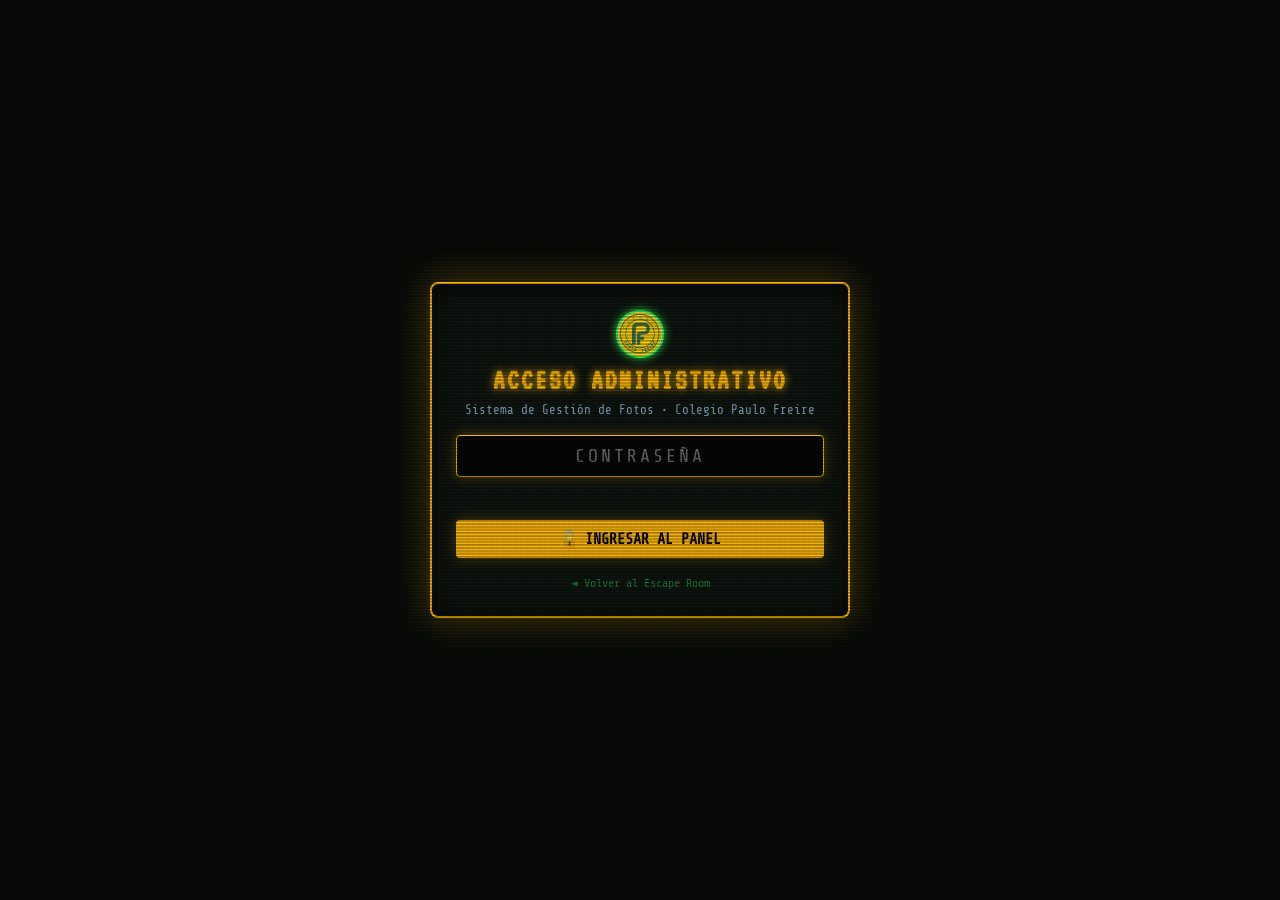
<file: admin-fotos.html>
<!DOCTYPE html>
<html lang="es">
<head>
  <meta charset="UTF-8">
  <meta name="viewport" content="width=device-width, initial-scale=1.0">
  <title>Acceso Administrativo — Fotos de Familias | Colegio Paulo Freire 1996</title>
  <link rel="preconnect" href="https://fonts.googleapis.com">
  <link rel="preconnect" href="https://fonts.gstatic.com" crossorigin>
  <link href="https://fonts.googleapis.com/css2?family=Share+Tech+Mono&family=VT323&display=swap" rel="stylesheet">
  <link rel="stylesheet" href="assets/css/style.css">
  <style>
    :root {
      --bg-dark: #080c08;
      --panel-bg: #0d140e;
      --card-bg: #121b13;
      --green: #33ff55;
      --green-dim: #1e8234;
      --amber: #ffb800;
      --amber-dim: #996e00;
      --red: #ff4444;
      --border: #234428;
    }

    * {
      box-sizing: border-box;
      margin: 0;
      padding: 0;
    }

    body {
      background-color: var(--bg-dark);
      color: #e0f0e3;
      font-family: 'Share Tech Mono', monospace;
      min-height: 100vh;
      display: flex;
      flex-direction: column;
      padding: 20px;
    }

    /* CRT scanline texture effect */
    body::before {
      content: " ";
      display: block;
      position: fixed;
      top: 0; left: 0; bottom: 0; right: 0;
      background: linear-gradient(rgba(18, 16, 16, 0) 50%, rgba(0, 0, 0, 0.25) 50%), linear-gradient(90deg, rgba(255, 0, 0, 0.03), rgba(0, 255, 0, 0.01), rgba(0, 0, 255, 0.03));
      z-index: 999;
      background-size: 100% 3px, 6px 100%;
      pointer-events: none;
    }

    /* ══ LOGIN LOCK SCREEN ══ */
    .login-overlay {
      display: flex;
      align-items: center;
      justify-content: center;
      flex: 1;
      padding: 20px;
    }

    .login-box {
      background: var(--panel-bg);
      border: 2px solid var(--amber);
      border-radius: 8px;
      box-shadow: 0 0 35px rgba(255, 184, 0, 0.35), inset 0 0 25px rgba(0, 0, 0, 0.8);
      max-width: 420px;
      width: 100%;
      padding: 26px 24px;
      text-align: center;
    }

    .login-header {
      display: flex;
      flex-direction: column;
      align-items: center;
      gap: 8px;
      margin-bottom: 18px;
    }

    .login-header img {
      width: 48px;
      height: 48px;
      border-radius: 50%;
      background: #fff;
      border: 2px solid var(--green);
      box-shadow: 0 0 10px var(--green);
    }

    .login-header h2 {
      font-family: 'VT323', monospace;
      font-size: 1.8rem;
      color: var(--amber);
      text-shadow: 0 0 8px var(--amber);
      letter-spacing: 2px;
    }

    .login-header p {
      font-size: 0.78rem;
      color: #94b8d7;
    }

    .login-form {
      display: flex;
      flex-direction: column;
      gap: 14px;
      margin-top: 10px;
    }

    .input-pass-wrap {
      position: relative;
    }

    .login-input {
      width: 100%;
      background: rgba(0, 0, 0, 0.7);
      border: 1px solid var(--green-dim);
      color: var(--green);
      font-family: 'Share Tech Mono', monospace;
      font-size: 1.15rem;
      padding: 10px 14px;
      border-radius: 4px;
      outline: none;
      text-align: center;
      letter-spacing: 3px;
      box-shadow: inset 0 0 10px rgba(0,0,0,0.8);
      transition: border-color 0.2s, box-shadow 0.2s;
    }

    .login-input:focus {
      border-color: var(--amber);
      box-shadow: 0 0 12px rgba(255, 184, 0, 0.35);
    }

    .login-error {
      color: var(--red);
      font-size: 0.8rem;
      min-height: 1.2em;
      text-shadow: 0 0 6px var(--red);
    }

    .btn-login-submit {
      background: var(--amber);
      color: #000;
      font-family: 'Share Tech Mono', monospace;
      font-size: 0.95rem;
      font-weight: bold;
      padding: 10px 18px;
      border: none;
      border-radius: 4px;
      cursor: pointer;
      box-shadow: 0 0 14px rgba(255, 184, 0, 0.3);
      transition: all 0.15s ease;
      display: flex;
      align-items: center;
      justify-content: center;
      gap: 6px;
    }

    .btn-login-submit:hover {
      background: #ffd055;
      box-shadow: 0 0 20px rgba(255, 184, 0, 0.6);
    }

    .login-footer-links {
      margin-top: 18px;
      font-size: 0.75rem;
    }

    .login-footer-links a {
      color: var(--green-dim);
      text-decoration: none;
      transition: color 0.15s;
    }

    .login-footer-links a:hover {
      color: var(--green);
    }

    /* ══ ADMIN PANEL DASHBOARD ══ */
    .admin-container {
      max-width: 1100px;
      width: 100%;
      margin: 0 auto;
      background: var(--panel-bg);
      border: 2px solid var(--green-dim);
      border-radius: 8px;
      box-shadow: 0 0 30px rgba(0, 255, 80, 0.15), inset 0 0 20px rgba(0,0,0,0.8);
      padding: 24px;
      flex: 1;
      display: flex;
      flex-direction: column;
    }

    .admin-header {
      display: flex;
      justify-content: space-between;
      align-items: center;
      border-bottom: 2px solid var(--border);
      padding-bottom: 16px;
      margin-bottom: 20px;
      flex-wrap: wrap;
      gap: 12px;
    }

    .admin-title {
      display: flex;
      align-items: center;
      gap: 12px;
    }

    .admin-title img {
      width: 42px;
      height: 42px;
      border-radius: 50%;
      background: #fff;
      border: 2px solid var(--green);
      box-shadow: 0 0 10px var(--green);
    }

    .admin-title h1 {
      font-family: 'VT323', monospace;
      font-size: 2rem;
      color: var(--green);
      text-shadow: 0 0 10px var(--green);
      letter-spacing: 2px;
    }

    .admin-title p {
      font-size: 0.8rem;
      color: var(--amber);
    }

    .admin-nav {
      display: flex;
      gap: 10px;
      align-items: center;
      flex-wrap: wrap;
    }

    .btn-action {
      font-family: 'Share Tech Mono', monospace;
      font-size: 0.85rem;
      font-weight: bold;
      padding: 8px 16px;
      border-radius: 4px;
      cursor: pointer;
      display: inline-flex;
      align-items: center;
      gap: 6px;
      transition: all 0.15s ease;
      text-decoration: none;
    }

    .btn-back {
      background: transparent;
      border: 1px solid var(--border);
      color: var(--green);
    }
    .btn-back:hover {
      background: rgba(51, 255, 85, 0.15);
      border-color: var(--green);
      box-shadow: 0 0 10px rgba(51, 255, 85, 0.3);
    }

    .btn-download-all {
      background: rgba(255, 184, 0, 0.15);
      border: 1px solid var(--amber);
      color: var(--amber);
      box-shadow: 0 0 10px rgba(255, 184, 0, 0.2);
    }
    .btn-download-all:hover {
      background: var(--amber);
      color: #000;
      box-shadow: 0 0 16px var(--amber);
    }

    .btn-clear-all {
      background: rgba(255, 68, 68, 0.12);
      border: 1px solid var(--red);
      color: var(--red);
    }
    .btn-clear-all:hover {
      background: var(--red);
      color: #fff;
      box-shadow: 0 0 16px var(--red);
    }

    .btn-logout {
      background: rgba(100, 100, 100, 0.2);
      border: 1px solid #666;
      color: #aaa;
    }
    .btn-logout:hover {
      background: #888;
      color: #000;
    }

    /* Stats Bar */
    .admin-stats {
      background: rgba(0,0,0,0.5);
      border: 1px dashed var(--border);
      border-radius: 6px;
      padding: 12px 18px;
      margin-bottom: 24px;
      display: flex;
      justify-content: space-between;
      align-items: center;
      flex-wrap: wrap;
      gap: 12px;
      font-size: 0.9rem;
    }

    .stat-badge {
      color: var(--green);
      font-weight: bold;
    }

    /* Families Grid */
    .families-grid {
      display: grid;
      grid-template-columns: repeat(auto-fill, minmax(220px, 1fr));
      gap: 20px;
      padding: 10px 0;
      flex: 1;
    }

    .admin-polaroid-card {
      background: #fdfbf7;
      border: 2px solid #d8cfbe;
      border-radius: 6px;
      box-shadow: 0 6px 16px rgba(0,0,0,0.6);
      padding: 10px 10px 14px;
      display: flex;
      flex-direction: column;
      transition: transform 0.2s ease, box-shadow 0.2s ease;
      position: relative;
    }

    .admin-polaroid-card:hover {
      transform: translateY(-4px);
      box-shadow: 0 10px 24px rgba(0,0,0,0.85);
    }

    .card-photo-frame {
      width: 100%;
      height: 180px;
      background: #241e17;
      border: 1px solid #c7bca7;
      border-radius: 3px;
      overflow: hidden;
      display: flex;
      align-items: center;
      justify-content: center;
    }

    .card-photo-img {
      width: 100%;
      height: 100%;
      object-fit: cover;
      display: block;
    }

    .card-info {
      padding-top: 10px;
      text-align: center;
      flex: 1;
      display: flex;
      flex-direction: column;
      justify-content: space-between;
    }

    .card-name {
      font-weight: bold;
      font-size: 1rem;
      color: #1a1a1a;
      line-height: 1.25;
      word-break: break-word;
    }

    .card-date {
      font-size: 0.75rem;
      color: #7a6a58;
      margin: 4px 0 12px;
    }

    .card-actions {
      display: flex;
      gap: 8px;
      justify-content: center;
    }

    .btn-card-download {
      flex: 1;
      background: #228833;
      color: white;
      border: none;
      padding: 6px 10px;
      border-radius: 4px;
      font-family: 'Share Tech Mono', monospace;
      font-size: 0.8rem;
      font-weight: bold;
      cursor: pointer;
      display: flex;
      align-items: center;
      justify-content: center;
      gap: 4px;
      transition: background 0.15s;
    }
    .btn-card-download:hover {
      background: #2ea842;
    }

    .btn-card-delete {
      background: rgba(255, 68, 68, 0.15);
      color: #ff4444;
      border: 1px solid #ff4444;
      padding: 6px 10px;
      border-radius: 4px;
      font-family: 'Share Tech Mono', monospace;
      font-size: 0.8rem;
      font-weight: bold;
      cursor: pointer;
      transition: all 0.15s;
    }
    .btn-card-delete:hover {
      background: #ff4444;
      color: white;
    }

    /* Empty state */
    .empty-state {
      grid-column: 1 / -1;
      text-align: center;
      padding: 60px 20px;
      color: var(--green-dim);
    }
    .empty-state-icon {
      font-size: 3.5rem;
      margin-bottom: 12px;
    }
    .empty-state-title {
      font-size: 1.2rem;
      color: var(--amber);
      margin-bottom: 8px;
      font-weight: bold;
    }

    /* Footer note */
    .admin-footer {
      margin-top: 24px;
      border-top: 1px solid var(--border);
      padding-top: 14px;
      font-size: 0.78rem;
      color: #6a8c70;
      display: flex;
      justify-content: space-between;
      align-items: center;
      flex-wrap: wrap;
      gap: 8px;
    }
  </style>
</head>
<body>

  <!-- ══ 1. PANTALLA DE ACCESO CON CONTRASEÑA ══ -->
  <div class="login-overlay" id="login-view">
    <div class="login-box">
      <div class="login-header">
        <img src="assets/images/logo.png" alt="Colegio Paulo Freire">
        <h2>ACCESO ADMINISTRATIVO</h2>
        <p>Sistema de Gestión de Fotos • Colegio Paulo Freire</p>
      </div>

      <form class="login-form" onsubmit="handleAdminLogin(event)">
        <div class="input-pass-wrap">
          <input type="password" id="admin-pass-input" class="login-input" placeholder="CONTRASEÑA" autocomplete="current-password" autofocus>
        </div>
        <div class="login-error" id="login-error-msg"></div>
        <button type="submit" class="btn-login-submit">
          <span>🔓</span> INGRESAR AL PANEL
        </button>
      </form>

      <div class="login-footer-links">
        <a href="index.html">◄ Volver al Escape Room</a>
      </div>
    </div>
  </div>

  <!-- ══ 2. PANEL PRINCIPAL DE ADMINISTRACIÓN (OCULTO HASTA LOGIN) ══ -->
  <div class="admin-container" id="admin-view" style="display:none;">
    
    <!-- Top Header -->
    <div class="admin-header">
      <div class="admin-title">
        <img src="assets/images/logo.png" alt="Colegio Paulo Freire">
        <div>
          <h1>ADMINISTRACIÓN DE FOTOS</h1>
          <p>Mural de Recuerdos de Familias • Colegio Paulo Freire 1996</p>
        </div>
      </div>
      
      <div class="admin-nav">
        <button class="btn-action btn-download-all" onclick="downloadAllFamiliesZip()" id="btn-download-all">
          💾 DESCARGAR TODAS (JPG)
        </button>
        <button class="btn-action btn-clear-all" onclick="clearAllFamilies()">
          🗑️ VACIAR TABLERO
        </button>
        <button class="btn-action btn-logout" onclick="adminLogout()">
          🔒 SALIR
        </button>
        <a href="index.html" class="btn-action btn-back">
          ◄ VOLVER AL ESCAPE ROOM
        </a>
      </div>
    </div>

    <!-- Stats summary & Cloud Status -->
    <div class="admin-stats">
      <div>
        <span>TOTAL DE FAMILIAS: </span>
        <span class="stat-badge" id="total-count">0</span>
        <span id="cloud-status-badge" style="margin-left:14px;font-size:0.78rem;padding:3px 8px;border-radius:3px;background:rgba(51,255,85,0.1);border:1px solid var(--green);color:var(--green);">
          🟢 Nube Activa (Firebase)
        </span>
      </div>
      <div style="display:flex;gap:8px;align-items:center;flex-wrap:wrap;">
        <button class="btn-action" onclick="toggleFirebaseConfig()" style="font-size:0.75rem;padding:4px 10px;background:rgba(255,184,0,0.15);border:1px solid var(--amber);color:var(--amber);">
          ⚙️ CONFIGURAR FIREBASE URL
        </button>
      </div>
    </div>

    <!-- Firebase URL Settings Bar -->
    <div id="firebase-config-panel" style="display:none;background:#051208;border:1px solid var(--amber);padding:12px 16px;border-radius:6px;margin-bottom:18px;">
      <div style="font-size:0.8rem;color:var(--amber);font-weight:bold;margin-bottom:6px;">
        ☁️ URL DE TU BASE DE DATOS FIREBASE REALTIME:
      </div>
      <div style="display:flex;gap:8px;flex-wrap:wrap;">
        <input type="text" id="firebase-url-input" class="login-input" style="flex:1;min-width:280px;font-size:0.85rem;padding:6px 10px;text-align:left;letter-spacing:normal;" placeholder="https://tu-proyecto-rtdb.firebaseio.com">
        <button class="btn-login-submit" onclick="saveFirebaseUrl()" style="padding:6px 16px;font-size:0.82rem;">
          [ 💾 GUARDAR URL ]
        </button>
      </div>
      <p style="font-size:0.72rem;color:#8ab894;margin-top:6px;">
        Al guardar, todas las máquinas conectadas a GitHub Pages sincronizarán las fotos en tiempo real a esta base de datos gratuita de Google Firebase.
      </p>
    </div>

    <!-- Grid of Polaroid cards -->
    <div class="families-grid" id="admin-grid">
      <!-- Injected via JavaScript -->
    </div>

    <!-- Footer -->
    <div class="admin-footer">
      <span>Sistema de Archivo de Fotos del Escape Room • Sincronización en la Nube (Google Firebase + localStorage)</span>
      <span>Colegio Paulo Freire © 1996</span>
    </div>

  </div>

  <script>
    // Configuración de contraseña administrativa
    const ADMIN_PASSWORDS = ['1996', 'freire1996', 'admin1996', 'admin', 'freire'];

    let FIREBASE_DB_URL = localStorage.getItem('er_firebase_url') || 'https://escape-room-nostalgica-default-rtdb.firebaseio.com';

    function toggleFirebaseConfig() {
      const p = document.getElementById('firebase-config-panel');
      const input = document.getElementById('firebase-url-input');
      if (p) {
        p.style.display = p.style.display === 'none' ? 'block' : 'none';
        if (input) input.value = FIREBASE_DB_URL;
      }
    }

    function saveFirebaseUrl() {
      const input = document.getElementById('firebase-url-input');
      if (input) {
        FIREBASE_DB_URL = input.value.trim();
        localStorage.setItem('er_firebase_url', FIREBASE_DB_URL);
        alert('✓ URL de Firebase actualizada correctamente.');
        toggleFirebaseConfig();
        renderAdminGrid();
      }
    }

    function checkAuth() {
      const isAuth = sessionStorage.getItem('er_admin_auth') === 'true';
      const loginView = document.getElementById('login-view');
      const adminView = document.getElementById('admin-view');

      if (isAuth) {
        if (loginView) loginView.style.display = 'none';
        if (adminView) adminView.style.display = 'flex';
        renderAdminGrid();
      } else {
        if (loginView) loginView.style.display = 'flex';
        if (adminView) adminView.style.display = 'none';
        const input = document.getElementById('admin-pass-input');
        if (input) {
          input.value = '';
          setTimeout(() => input.focus(), 100);
        }
      }
    }

    function handleAdminLogin(event) {
      if (event) event.preventDefault();
      const input = document.getElementById('admin-pass-input');
      const errorMsg = document.getElementById('login-error-msg');
      const pass = input ? input.value.trim() : '';

      if (ADMIN_PASSWORDS.includes(pass) || pass.toLowerCase() === '1996') {
        sessionStorage.setItem('er_admin_auth', 'true');
        if (errorMsg) errorMsg.textContent = '';
        checkAuth();
      } else {
        if (errorMsg) errorMsg.textContent = '❌ Contraseña incorrecta. Intente nuevamente.';
        if (input) {
          input.value = '';
          input.focus();
        }
      }
    }

    function adminLogout() {
      sessionStorage.removeItem('er_admin_auth');
      checkAuth();
    }

    function getStoredFamilies() {
      try {
        const raw = localStorage.getItem('er_escaped_families');
        if (!raw) return [];
        return JSON.parse(raw);
      } catch(e) {
        return [];
      }
    }

    async function fetchCloudFamilies() {
      if (FIREBASE_DB_URL) {
        try {
          const cleanUrl = FIREBASE_DB_URL.replace(/\/+$/, '') + '/familias.json';
          const res = await fetch(cleanUrl, { cache: 'no-store' });
          if (res.ok) {
            const data = await res.json();
            if (data) {
              const list = Array.isArray(data) 
                ? data.filter(Boolean) 
                : Object.keys(data).map(k => ({ ...data[k], fbKey: k }));
              list.sort((a, b) => (b.id || 0) - (a.id || 0));
              localStorage.setItem('er_escaped_families', JSON.stringify(list));
              return list;
            }
          }
        } catch(e) {
          console.warn('Firebase sync warning:', e);
        }
      }
      return getStoredFamilies();
    }

    async function renderAdminGrid() {
      const grid = document.getElementById('admin-grid');
      const countEl = document.getElementById('total-count');
      const badge = document.getElementById('cloud-status-badge');

      if (badge) {
        badge.innerHTML = FIREBASE_DB_URL 
          ? '🟢 Nube Activa (Firebase Sync)' 
          : '🟡 Modo Local (Sin sincronización)';
      }

      // Quick local render
      let families = getStoredFamilies();
      displayAdminCards(families);

      // Cloud fresh sync
      families = await fetchCloudFamilies();
      displayAdminCards(families);
    }

    function displayAdminCards(families) {
      const grid = document.getElementById('admin-grid');
      const countEl = document.getElementById('total-count');
      if (!grid) return;

      if (countEl) countEl.textContent = families.length;

      if (!families || families.length === 0) {
        grid.innerHTML = `
          <div class="empty-state">
            <div class="empty-state-icon">📷</div>
            <div class="empty-state-title">No hay fotografías registradas en el mural</div>
            <p style="font-size:0.85rem;color:#8ab894;max-width:450px;margin:0 auto 16px;">
              Cuando las familias completen el escape desde cualquier celular o PC, aparecerán automáticamente aquí para que puedas gestionarlas y descargarlas.
            </p>
            <a href="index.html" class="btn-action btn-back" style="display:inline-flex;">
              ◄ IR AL PANEL DEL ESCAPE ROOM
            </a>
          </div>
        `;
        const btnDl = document.getElementById('btn-download-all');
        if (btnDl) btnDl.style.display = 'none';
        return;
      }

      const btnDl = document.getElementById('btn-download-all');
      if (btnDl) btnDl.style.display = 'inline-flex';

      grid.innerHTML = families.map(fam => `
        <div class="admin-polaroid-card" id="card-${fam.id}">
          <div class="card-photo-frame">
            <img src="${fam.photo}" class="card-photo-img" alt="${escapeHtml(fam.name)}">
          </div>
          <div class="card-info">
            <div>
              <div class="card-name">${escapeHtml(fam.name)}</div>
              <div class="card-date">📅 ${fam.date || '1996'}</div>
            </div>
            <div class="card-actions">
              <button class="btn-card-download" onclick="downloadSingleJpg(${fam.id})">
                💾 DESCARGAR JPG
              </button>
              <button class="btn-card-delete" onclick="deleteSingleFamily(${fam.id}, '${fam.fbKey || ''}')" title="Eliminar foto">
                🗑️
              </button>
            </div>
          </div>
        </div>
      `).join('');
    }

    function downloadSingleJpg(id) {
      const families = getStoredFamilies();
      const fam = families.find(f => f.id === id);
      if (!fam || !fam.photo) return;

      const canvas = document.createElement('canvas');
      canvas.width = 440;
      canvas.height = 540;
      const ctx = canvas.getContext('2d');

      // White/cream vintage Polaroid background
      ctx.fillStyle = '#fdfbf7';
      ctx.fillRect(0, 0, 440, 540);

      // Border & vintage texture simulation
      ctx.strokeStyle = '#d0c5b4';
      ctx.lineWidth = 4;
      ctx.strokeRect(2, 2, 436, 536);

      const img = new Image();
      img.crossOrigin = 'anonymous';
      img.onload = function() {
        // Draw photo in top frame
        ctx.drawImage(img, 24, 24, 392, 390);

        // Frame border
        ctx.strokeStyle = '#b0a08b';
        ctx.lineWidth = 2;
        ctx.strokeRect(24, 24, 392, 390);

        // Family Name
        ctx.fillStyle = '#1a1a1a';
        ctx.font = 'bold 24px "Share Tech Mono", monospace, sans-serif';
        ctx.textAlign = 'center';
        ctx.fillText(fam.name, 220, 455);

        // Subtitle
        ctx.fillStyle = '#6a5a4a';
        ctx.font = '15px "Share Tech Mono", monospace, sans-serif';
        ctx.fillText(`Colegio Paulo Freire • ${fam.date || '1996'}`, 220, 492);

        // Trigger JPG Download
        const jpgUrl = canvas.toDataURL('image/jpeg', 0.95);
        const link = document.createElement('a');
        const safeName = fam.name.replace(/[^a-zA-Z0-9_-]/g, '_');
        link.download = `${safeName}_EscapeRoom_1996.jpg`;
        link.href = jpgUrl;
        document.body.appendChild(link);
        link.click();
        document.body.removeChild(link);
      };
      img.src = fam.photo;
    }

    async function downloadAllFamiliesZip() {
      const families = getStoredFamilies();
      if (families.length === 0) return;

      // Sequential downloads
      for (let i = 0; i < families.length; i++) {
        downloadSingleJpg(families[i].id);
        await new Promise(r => setTimeout(r, 450)); // small delay between browser downloads
      }
    }

    async function deleteSingleFamily(id, fbKey) {
      const families = getStoredFamilies();
      const fam = families.find(f => f.id === id);
      const name = fam ? fam.name : 'esta foto';

      if (!confirm(`¿Estás seguro de que deseas eliminar permanentemente la foto de "${name}"?`)) {
        return;
      }

      // 1. Delete from local storage
      const updated = families.filter(f => f.id !== id);
      localStorage.setItem('er_escaped_families', JSON.stringify(updated));

      // 2. Delete from Firebase Cloud
      if (FIREBASE_DB_URL && fbKey) {
        try {
          const cleanUrl = FIREBASE_DB_URL.replace(/\/+$/, '') + `/familias/${fbKey}.json`;
          await fetch(cleanUrl, { method: 'DELETE' });
        } catch(e) {
          console.warn('Error deleting from Firebase:', e);
        }
      }

      renderAdminGrid();
    }

    async function clearAllFamilies() {
      const families = getStoredFamilies();
      if (families.length === 0) return;

      if (!confirm(`⚠️ ATENCIÓN: ¿Deseas eliminar TODAS las ${families.length} fotos familiares del mural?\nEsta acción no se puede deshacer.`)) {
        return;
      }

      // 1. Clear local
      localStorage.removeItem('er_escaped_families');

      // 2. Clear Firebase
      if (FIREBASE_DB_URL) {
        try {
          const cleanUrl = FIREBASE_DB_URL.replace(/\/+$/, '') + '/familias.json';
          await fetch(cleanUrl, { method: 'DELETE' });
        } catch(e) {
          console.warn('Error clearing Firebase:', e);
        }
      }

      renderAdminGrid();
    }

    function escapeHtml(str) {
      if (!str) return '';
      return str.replace(/[&<>"']/g, function(m) {
        return {
          '&': '&amp;',
          '<': '&lt;',
          '>': '&gt;',
          '"': '&quot;',
          "'": '&#039;'
        }[m];
      });
    }

    // Init
    window.addEventListener('DOMContentLoaded', () => {
      checkAuth();
    });
  </script>
</body>
</html>
</file>
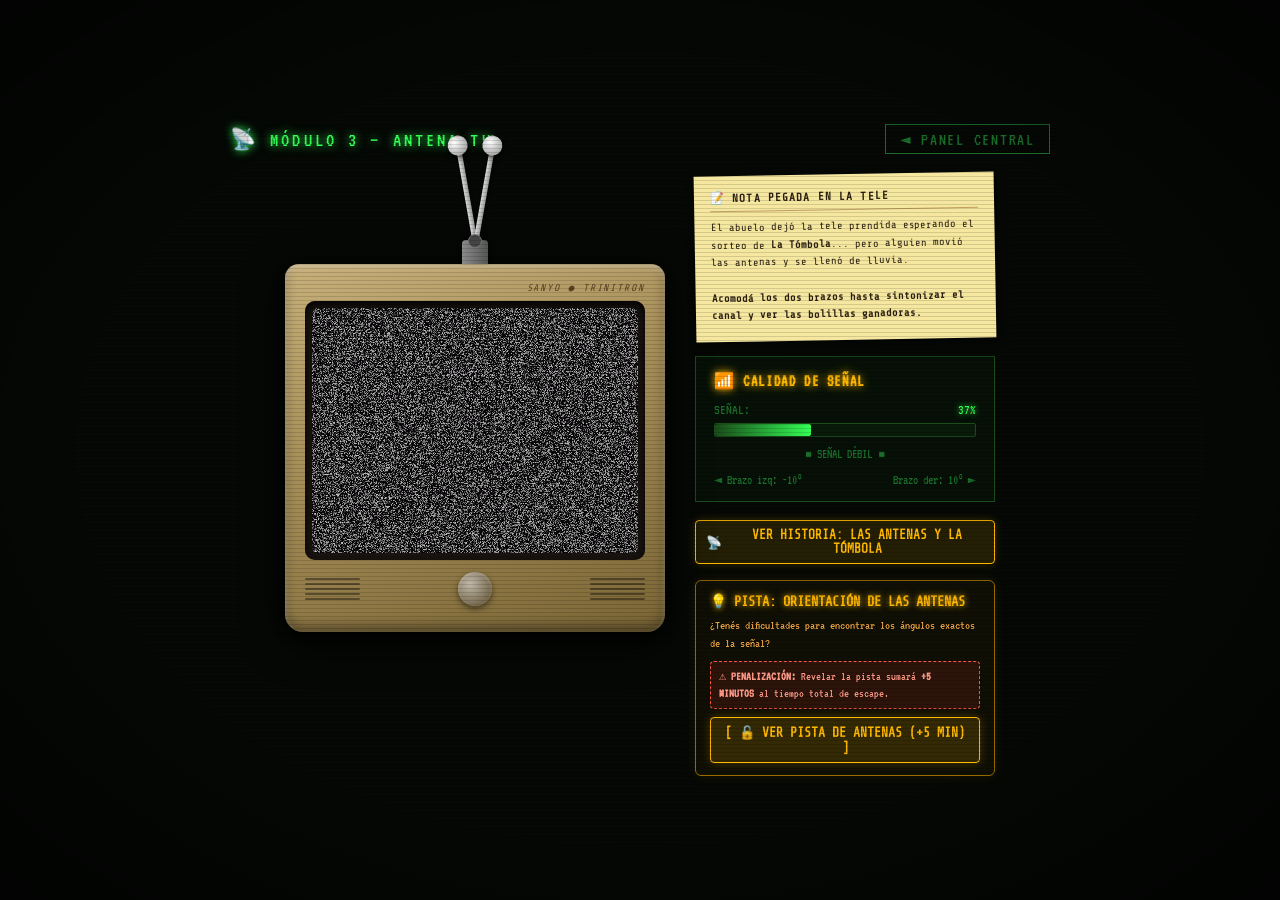
<file: puzzles/antena.html>
<!DOCTYPE html>
<html lang="es">
<head>
  <meta charset="UTF-8">
  <meta name="viewport" content="width=device-width, initial-scale=1.0">
  <title>Antena TV — Módulo Señal</title>
  <link href="https://fonts.googleapis.com/css2?family=VT323&family=Share+Tech+Mono&display=swap" rel="stylesheet">
  <link rel="stylesheet" href="../assets/css/style.css">
  <style>
    body {
      background: #050805;
      min-height: 100vh;
      display: flex;
      align-items: center;
      justify-content: center;
      flex-direction: column;
      gap: 20px;
      padding: 20px;
    }

    .page-top {
      width: 100%;
      max-width: 820px;
      display: flex;
      align-items: center;
      justify-content: space-between;
      flex-wrap: wrap;
      gap: 10px;
    }
    .page-top-title {
      font-size: 1.3rem;
      letter-spacing: .15em;
      color: var(--green);
      text-shadow: 0 0 10px var(--green);
    }

    .main-layout {
      display: flex;
      gap: 30px;
      align-items: flex-start;
      justify-content: center;
      flex-wrap: wrap;
      width: 100%;
      max-width: 820px;
    }

    /* ── TV WITH ANTENNA ── */
    .tv-container {
      position: relative;
      flex-shrink: 0;
      margin-top: 90px;
    }

    /* ANTENNA */
    .antenna-assembly {
      position: absolute;
      top: -110px;
      left: 50%;
      transform: translateX(-50%);
      width: 220px;
      height: 110px;
      display: flex;
      align-items: flex-end;
      justify-content: center;
      pointer-events: none;
    }

    .antenna-base {
      width: 26px;
      height: 24px;
      background: linear-gradient(90deg, #8a8a8a, #555);
      border-radius: 4px 4px 0 0;
      position: relative;
      z-index: 2;
      box-shadow: 0 -2px 4px rgba(0,0,0,0.5);
    }

    /* Two antenna arms rotating from a pivot at the top of the base */
    .antenna-pivot {
      position: absolute;
      top: -6px;
      left: 50%;
      transform: translateX(-50%);
      width: 14px;
      height: 14px;
      background: #444;
      border: 1px solid #777;
      border-radius: 50%;
      z-index: 3;
    }

    .arm-left-wrap {
      position: absolute;
      bottom: 20px;
      left: calc(50% - 15px);
      width: 30px;
      height: 100px;
      transform-origin: bottom center;
      transform: rotate(-10deg);
      cursor: grab;
      pointer-events: auto;
      user-select: none;
      display: flex;
      flex-direction: column;
      align-items: center;
      justify-content: flex-start;
    }
    .arm-right-wrap {
      position: absolute;
      bottom: 20px;
      left: calc(50% - 15px);
      width: 30px;
      height: 100px;
      transform-origin: bottom center;
      transform: rotate(10deg);
      cursor: grab;
      pointer-events: auto;
      user-select: none;
      display: flex;
      flex-direction: column;
      align-items: center;
      justify-content: flex-start;
    }

    .antenna-arm {
      width: 5px;
      height: 100%;
      background: linear-gradient(90deg, #dddddd, #999999);
      border-radius: 2px 2px 0 0;
      box-shadow: 1px 0 4px rgba(0,0,0,0.4);
    }

    /* Drag handles */
    .arm-handle {
      position: absolute;
      top: -10px;
      left: 50%;
      transform: translateX(-50%);
      width: 20px;
      height: 20px;
      border-radius: 50%;
      background: radial-gradient(circle at 35% 35%, #ffffff, #888888);
      box-shadow: 0 2px 6px rgba(0,0,0,0.7);
      cursor: grab;
    }
    .arm-handle:active, .arm-left-wrap:active, .arm-right-wrap:active { cursor: grabbing; }

    /* TV body */
    .tv-body {
      width: 380px;
      background: linear-gradient(160deg, #c8b07a 0%, #a8905a 40%, #7a6535 100%);
      border-radius: 14px 14px 18px 18px;
      padding: 18px 20px 26px;
      box-shadow:
        inset 0 3px 6px rgba(255,255,255,0.3),
        inset 0 -6px 12px rgba(0,0,0,0.4),
        0 10px 40px rgba(0,0,0,0.8),
        0 3px 8px rgba(0,0,0,0.6);
    }

    .tv-brand {
      text-align: right;
      font-family: 'Share Tech Mono', monospace;
      font-size: 0.6rem;
      color: #5a4020;
      letter-spacing: .2em;
      margin-bottom: 8px;
      font-style: italic;
    }

    .tv-screen-frame {
      background: #1a1410;
      border-radius: 10px;
      padding: 7px;
      box-shadow: inset 0 4px 10px rgba(0,0,0,0.9);
      margin-bottom: 12px;
    }

    .tv-screen {
      background: #000;
      border-radius: 6px;
      aspect-ratio: 4/3;
      position: relative;
      overflow: hidden;
    }

    /* Scanlines */
    .tv-screen::after {
      content: '';
      position: absolute;
      inset: 0;
      background: repeating-linear-gradient(
        0deg, transparent, transparent 2px,
        rgba(0,0,0,0.2) 2px, rgba(0,0,0,0.2) 3px
      );
      pointer-events: none;
      z-index: 10;
    }

    /* Screen canvas */
    canvas#signal-canvas {
      width: 100%;
      height: 100%;
      display: block;
    }

    /* Clear TV content */
    /* Clear TV content - La Tómbola */
    .clear-content {
      position: absolute;
      inset: 0;
      background: linear-gradient(180deg, #151000, #080500);
      display: flex;
      flex-direction: column;
      align-items: center;
      justify-content: center;
      opacity: 0;
      transition: opacity .8s;
      z-index: 5;
      text-align: center;
      padding: 8px;
    }
    .clear-content.show { opacity: 1; }

    .clear-logo {
      font-family: 'Share Tech Mono', monospace;
      font-size: 0.85rem;
      color: #ffcc00;
      text-shadow: 0 0 10px #ffaa00;
      margin-bottom: 2px;
      letter-spacing: .12em;
    }
    .clear-show {
      font-family: 'Share Tech Mono', monospace;
      font-size: 0.48rem;
      color: #ddaa77;
      margin-bottom: 6px;
      letter-spacing: .06em;
    }
    .clear-image {
      width: 86%;
      aspect-ratio: 4/3;
      background: radial-gradient(circle at 50% 35%, #251a05, #100800);
      border: 1px solid #6a4a10;
      display: flex;
      flex-direction: column;
      align-items: center;
      justify-content: center;
      font-family: 'Share Tech Mono', monospace;
      position: relative;
      overflow: hidden;
      padding: 6px;
    }
    .tombola-title {
      font-size: 0.52rem;
      color: #ffdd88;
      letter-spacing: .08em;
      margin-bottom: 4px;
    }
    .tombola-balls-row {
      display: flex;
      gap: 8px;
      align-items: center;
      justify-content: center;
      margin: 4px 0 6px;
    }
    .tombola-ball {
      width: 36px;
      height: 36px;
      border-radius: 50%;
      background: radial-gradient(circle at 35% 30%, #ffffff 0%, #ffdd66 45%, #cc8800 85%, #664400 100%);
      box-shadow: 0 3px 8px rgba(0,0,0,0.8), inset 0 -2px 4px rgba(0,0,0,0.4);
      display: flex;
      align-items: center;
      justify-content: center;
      font-size: 1.4rem;
      font-weight: bold;
      color: #1a0800;
      text-shadow: 0 1px 1px rgba(255,255,255,0.6);
      font-family: 'VT323', monospace;
      border: 1px solid #ffe088;
    }
    .tombola-ticker {
      position: absolute;
      bottom: 0; left: 0; right: 0;
      background: rgba(180,90,0,.9);
      padding: 2px 4px;
      font-size: 0.42rem;
      color: #fff;
      letter-spacing: .06em;
      text-align: center;
    }

    /* TV bottom controls */
    .tv-controls {
      display: flex;
      align-items: center;
      justify-content: space-between;
    }
    .tv-speaker {
      display: flex;
      flex-direction: column;
      gap: 3px;
    }
    .speaker-hole {
      width: 55px; height: 2px;
      background: rgba(0,0,0,0.4);
      border-radius: 2px;
    }
    .vol-knob {
      width: 34px; height: 34px;
      border-radius: 50%;
      background: radial-gradient(circle at 35% 35%, #c0b8a8, #5a4a2a);
      box-shadow: 0 3px 6px rgba(0,0,0,0.5), inset 0 1px 3px rgba(255,255,255,0.3);
    }

    /* ── SIGNAL METER ── */
    .signal-section {
      background: rgba(51,255,85,.03);
      border: 1px solid var(--border);
      padding: 14px 18px;
    }
    .signal-section h4 {
      font-size: 1rem;
      letter-spacing: .1em;
      color: var(--amber);
      text-shadow: 0 0 8px var(--amber);
      margin-bottom: 12px;
    }

    .signal-label {
      display: flex;
      justify-content: space-between;
      font-size: .9rem;
      color: var(--green-dim);
      margin-bottom: 6px;
    }
    .signal-pct {
      color: var(--green);
      text-shadow: 0 0 6px var(--green);
    }

    .signal-bar-track {
      width: 100%;
      height: 14px;
      background: #0a1a0a;
      border: 1px solid var(--border);
      border-radius: 2px;
      overflow: hidden;
    }
    .signal-bar-fill {
      height: 100%;
      width: 0%;
      background: linear-gradient(90deg, #1a4a1a, #33ff55);
      transition: width .15s ease, background .5s;
      border-radius: 2px;
    }
    .signal-bar-fill.good {
      background: linear-gradient(90deg, #33aa33, #88ff88);
      box-shadow: 0 0 10px rgba(51,255,85,.5);
    }

    .signal-quality {
      font-size: .85rem;
      color: var(--green-dim);
      margin-top: 8px;
      text-align: center;
    }

    /* Arm angle display */
    .angles-display {
      display: flex;
      justify-content: space-between;
      margin-top: 10px;
      font-size: .85rem;
      color: var(--green-dim);
    }

    /* ── RIGHT PANEL ── */
    .right-panel {
      max-width: 300px;
      flex: 1;
      min-width: 220px;
      display: flex;
      flex-direction: column;
      gap: 16px;
    }

    .clue-note {
      background: #f5e6a0;
      padding: 16px;
      box-shadow: 3px 3px 10px rgba(0,0,0,0.5), 0 0 0 1px rgba(0,0,0,0.1);
      transform: rotate(-1deg);
      font-family: 'Share Tech Mono', monospace;
      color: #2a2010;
    }
    .clue-note h3 {
      font-size: .7rem;
      letter-spacing: .1em;
      border-bottom: 1px solid #c0a060;
      padding-bottom: 6px;
      margin-bottom: 8px;
    }
    .clue-note p { font-size: .65rem; line-height: 1.7; }

    .instructions {
      background: rgba(51,255,85,.03);
      border: 1px solid var(--border);
      padding: 12px 14px;
    }
    .instructions h4 {
      font-size: 0.95rem;
      letter-spacing: .08em;
      margin-bottom: 6px;
      color: var(--amber);
      text-shadow: 0 0 8px var(--amber);
    }
    .instructions p {
      font-size: 0.9rem;
      color: var(--green-dim);
      line-height: 1.35;
      margin: 0;
    }

    /* ── Hint Box & Penalty UI ── */
    .hint-container {
      background: rgba(255, 184, 0, 0.04);
      border: 1px solid var(--amber-dim);
      border-radius: 6px;
      padding: 12px 14px;
      box-shadow: 0 0 12px rgba(255, 184, 0, 0.1);
    }
    .hint-header {
      font-family: 'Share Tech Mono', monospace;
      font-size: 0.85rem;
      font-weight: bold;
      color: var(--amber);
      text-shadow: 0 0 6px var(--amber);
      margin-bottom: 8px;
      display: flex;
      align-items: center;
      gap: 6px;
    }
    .penalty-warning-badge {
      background: rgba(255, 60, 60, 0.12);
      border: 1px dashed #ff5544;
      color: #ff9988;
      font-size: 0.76rem;
      line-height: 1.4;
      padding: 6px 8px;
      border-radius: 4px;
      margin: 8px 0;
    }
    .btn-unlock-hint {
      font-family: 'Share Tech Mono', monospace;
      font-size: 0.82rem;
      font-weight: bold;
      padding: 7px 12px;
      width: 100%;
      background: rgba(255, 184, 0, 0.15);
      border: 1px solid var(--amber);
      color: var(--amber);
      border-radius: 4px;
      cursor: pointer;
      box-shadow: 0 0 10px rgba(255, 184, 0, 0.25);
      transition: all 0.15s;
    }
    .btn-unlock-hint:hover {
      background: var(--amber);
      color: #000;
      box-shadow: 0 0 16px var(--amber);
    }
    .penalty-applied-badge {
      background: rgba(255, 184, 0, 0.15);
      border: 1px solid var(--amber);
      color: var(--amber);
      font-family: 'Share Tech Mono', monospace;
      font-size: 0.76rem;
      font-weight: bold;
      padding: 5px 8px;
      border-radius: 4px;
      margin-bottom: 8px;
      text-align: center;
      animation: pulseAmber 1s infinite alternate;
    }

    /* Modal confirmation for hint */
    .hint-confirm-overlay {
      position: fixed;
      inset: 0;
      background: rgba(0, 10, 0, 0.85);
      backdrop-filter: blur(3px);
      display: flex;
      align-items: center;
      justify-content: center;
      z-index: 1000;
      padding: 16px;
    }
    .hint-confirm-box {
      background: #051a08;
      border: 2px solid var(--amber);
      box-shadow: 0 0 25px rgba(255, 184, 0, 0.4);
      border-radius: 6px;
      max-width: 380px;
      width: 100%;
      padding: 18px 20px;
      text-align: center;
      font-family: 'Share Tech Mono', monospace;
    }
    .hint-confirm-title {
      font-size: 1rem;
      font-weight: bold;
      color: var(--amber);
      text-shadow: 0 0 8px var(--amber);
    }
    .btn-hint-act {
      font-family: 'Share Tech Mono', monospace;
      font-size: 0.82rem;
      font-weight: bold;
      padding: 6px 14px;
      border-radius: 4px;
      cursor: pointer;
      transition: all 0.15s;
    }
    .btn-hint-yes {
      background: rgba(255, 60, 60, 0.2);
      border: 1px solid #ff4444;
      color: #ff8888;
    }
    .btn-hint-yes:hover {
      background: #ff4444;
      color: #000;
    }
    .btn-hint-no {
      background: rgba(51, 255, 85, 0.1);
      border: 1px solid var(--green);
      color: var(--green);
    }
    .btn-hint-no:hover {
      background: var(--green);
      color: #000;
    }
  </style>
</head>
<body>

  <div class="page-top">
    <div class="page-top-title glow">📡 MÓDULO 3 — ANTENA TV</div>
    <a href="../index.html" class="btn-back">◄ PANEL CENTRAL</a>
  </div>

  <div class="main-layout">

    <!-- TV with antenna -->
    <div class="tv-container">

      <!-- Antenna arms -->
      <div class="antenna-assembly">
        <div class="arm-left-wrap" id="arm-left">
          <div class="antenna-arm"></div>
          <div class="arm-handle" id="handle-left" title="Arrastrá este brazo"></div>
        </div>
        <div class="arm-right-wrap" id="arm-right">
          <div class="antenna-arm"></div>
          <div class="arm-handle" id="handle-right" title="Arrastrá este brazo"></div>
        </div>
        <div class="antenna-base">
          <div class="antenna-pivot"></div>
        </div>
      </div>

      <!-- TV Body -->
      <div class="tv-body">
        <div class="tv-brand">SANYO ● TRINITRON</div>
        <div class="tv-screen-frame">
          <div class="tv-screen" id="tv-screen">
            <canvas id="signal-canvas"></canvas>
            <div class="clear-content" id="clear-content">
              <div class="clear-logo">★ LA TÓMBOLA ★</div>
              <div class="clear-show">SORTEO OFICIAL — BANCA DE QUINIELAS</div>
              <div class="clear-image">
                <div class="tombola-title">🎰 BOLILLAS SORTEADAS 🎰</div>
                <div class="tombola-balls-row">
                  <div class="tombola-ball">2</div>
                  <div class="tombola-ball">9</div>
                  <div class="tombola-ball">3</div>
                </div>
                <div style="font-size:.48rem;color:#ddaa66;margin-top:2px">
                  CÓDIGO GANADOR: <b style="color:#ffee88;letter-spacing:.15em">293</b>
                </div>
                <div class="tombola-ticker">● LA TÓMBOLA ● SORTEO VESPERTINO ● RESULTADOS OFICIALES ● BANCA DE QUINIELAS ●</div>
              </div>
            </div>
          </div>
        </div>
        <div class="tv-controls">
          <div class="tv-speaker">
            <div class="speaker-hole"></div>
            <div class="speaker-hole"></div>
            <div class="speaker-hole"></div>
            <div class="speaker-hole"></div>
            <div class="speaker-hole"></div>
          </div>
          <div class="vol-knob"></div>
          <div class="tv-speaker">
            <div class="speaker-hole"></div>
            <div class="speaker-hole"></div>
            <div class="speaker-hole"></div>
            <div class="speaker-hole"></div>
            <div class="speaker-hole"></div>
          </div>
        </div>
      </div>

    </div><!-- /tv-container -->

    <!-- Right panel -->
    <div class="right-panel">

      <div class="clue-note">
        <h3>📝 NOTA PEGADA EN LA TELE</h3>
        <p>El abuelo dejó la tele prendida esperando el sorteo de <b>La Tómbola</b>... pero alguien movió las antenas y se llenó de lluvia.<br><br>
        <b>Acomodá los dos brazos hasta sintonizar el canal y ver las bolillas ganadoras.</b></p>
      </div>

      <!-- Signal meter -->
      <div class="signal-section">
        <h4>📶 CALIDAD DE SEÑAL</h4>
        <div class="signal-label">
          <span>SEÑAL:</span>
          <span class="signal-pct" id="signal-pct">0%</span>
        </div>
        <div class="signal-bar-track">
          <div class="signal-bar-fill" id="signal-bar"></div>
        </div>
        <div class="signal-quality" id="signal-quality">▪ AJUSTE LA ANTENA ▪</div>
        <div class="angles-display">
          <span>◄ Brazo izq: <span id="angle-left">-45°</span></span>
          <span>Brazo der: <span id="angle-right">45°</span> ►</span>
        </div>
      </div>

      <!-- Antenna & Tombola History Button -->
      <button type="button" class="btn-unlock-hint" onclick="openAntennaHistoryModal()" style="background:rgba(255,184,0,0.12);border:1px solid var(--amber);color:var(--amber);box-shadow:0 0 10px rgba(255,184,0,0.2);margin-top:2px;cursor:pointer;display:flex;align-items:center;justify-content:center;gap:8px;width:100%;font-family:'Share Tech Mono',monospace;font-size:0.8rem;padding:7px 10px;border-radius:4px;">
        <span>📡</span>
        <span>VER HISTORIA: LAS ANTENAS Y LA TÓMBOLA</span>
      </button>

      <!-- Hint System Box -->
      <div class="hint-container" id="hint-container">
        <div class="hint-header">
          <span>💡 PISTA: ORIENTACIÓN DE LAS ANTENAS</span>
        </div>

        <!-- Locked hint view -->
        <div class="hint-locked-box" id="hint-locked-box">
          <p style="font-size:0.8rem;color:#e8a040;line-height:1.4">
            ¿Tenés dificultades para encontrar los ángulos exactos de la señal?
          </p>
          <div class="penalty-warning-badge">
            ⚠️ <b>PENALIZACIÓN:</b> Revelar la pista sumará <b>+5 MINUTOS</b> al tiempo total de escape.
          </div>
          <button class="btn-unlock-hint" onclick="requestUnlockHint()">
            [ 🔓 VER PISTA DE ANTENAS (+5 MIN) ]
          </button>
        </div>

        <!-- Revealed hint reference -->
        <div class="hint-revealed-box" id="hint-revealed-box" style="display:none;">
          <div class="penalty-applied-badge">
            ⏱️ ¡PENALIZACIÓN: +5 MINUTOS SUMADOS AL CRONÓMETRO!
          </div>
          <div class="instructions" style="background:transparent;border:none;padding:0;">
            <h4 style="font-size:0.88rem;margin-bottom:4px">▶ GUÍA DE SINTONIZACIÓN</h4>
            <p style="font-size:.82rem;line-height:1.35;color:#99e699">
              • Arrastrá el <b>brazo izquierdo</b> hacia la izquierda (aprox. <b>-40° a -45°</b>).<br>
              • Arrastrá el <b>brazo derecho</b> hacia la derecha (aprox. <b>+45° a +50°</b>).<br>
              • Al superar el <b style="color:var(--green)">90%</b> de señal, la estática desaparece y se muestran las 3 bolillas del sorteo.
            </p>
          </div>
        </div>
      </div>

    </div>
  </div><!-- /main-layout -->

  <!-- ══ MODAL HISTORIA DE LAS ANTENAS Y LA TÓMBOLA ══ -->
  <div class="hint-confirm-overlay" id="antenna-history-modal" style="display:none;z-index:1100;">
    <div class="hint-confirm-box" style="max-width:520px;border-color:var(--amber);box-shadow:0 0 35px rgba(255,184,0,0.45);text-align:left;background:#0d0a06;padding:18px 22px;">
      
      <div style="display:flex;justify-content:space-between;align-items:center;border-bottom:1px solid #4a3010;padding-bottom:8px;margin-bottom:12px;">
        <div style="font-size:1.05rem;font-weight:bold;color:var(--amber);display:flex;align-items:center;gap:6px;">
          <span>📡</span>
          <span>LAS ANTENAS DE CONEJO Y LA TÓMBOLA</span>
        </div>
        <button type="button" onclick="closeAntennaHistoryModal()" style="background:transparent;border:none;color:#ff5555;font-size:1.2rem;cursor:pointer;font-weight:bold;">✕</button>
      </div>

      <div style="display:flex;gap:16px;align-items:flex-start;flex-wrap:wrap;">
        <div style="text-align:center;flex-shrink:0;margin:0 auto;">
          <img src="../assets/images/antena_retro.jpg" alt="Antena de TV y La Tómbola" style="width:145px;height:145px;object-fit:cover;border-radius:6px;border:2px solid var(--amber);box-shadow:0 0 16px rgba(255,184,0,0.35);display:block;">
          <span style="font-size:0.68rem;color:#d0b080;margin-top:4px;display:block;">Antena Dipolo Clásica</span>
        </div>

        <div style="flex:1;min-width:220px;font-size:0.82rem;line-height:1.45;color:#e8d8c0;">
          <div style="background:rgba(255,184,0,0.1);border-left:3px solid var(--amber);padding:5px 8px;margin-bottom:8px;font-weight:bold;color:var(--amber);">
            🇺🇾 El clásico ritual uruguayo de los 80 y 90:
          </div>
          <p style="margin-bottom:6px;">
            • <b>Las Antenas de "Bigote de Conejo":</b> Para ver televisión por aire, las antenas telescópicas se estiraban y orientaban manualmente. Si había "lluvia", tocarlas con la mano o ponerles un bollito de papel de aluminio en la punta hacía el milagro de sintonizar.
          </p>
          <p style="margin-bottom:6px;">
            • <b>El Sorteo de La Tómbola:</b> Todas las tardes, las familias uruguayas se congregaban frente al televisor para escuchar el bolillero y anotar los números de la Banca de Quinielas.
          </p>
          <p>
            • <b>Misión en el Escape Room:</b> Recrea ese momento cotidiano donde había que tener buen pulso y calibrar la señal para cantar las bolillas ganadoras.
          </p>
        </div>
      </div>

      <div style="text-align:center;margin-top:14px;border-top:1px solid #4a3010;padding-top:10px;">
        <button type="button" class="btn-hint-act btn-hint-no" style="background:var(--amber);color:#000;border:none;font-weight:bold;padding:6px 24px;" onclick="closeAntennaHistoryModal()">
          [ ENTENDIDO / CERRAR ]
        </button>
      </div>

    </div>
  </div>

  <!-- Modal confirmation for hint -->
  <div class="hint-confirm-overlay" id="hint-confirm-overlay" style="display:none;">
    <div class="hint-confirm-box">
      <div class="hint-confirm-title">⚠️ SOLICITAR PISTA DE ANTENA</div>
      <p style="font-size:0.86rem;color:#ffd080;line-height:1.4;margin:12px 0;">
        ¿Deseas desbloquear la guía de sintonización?<br>
        Se sumarán <b>5 minutos de penalización</b> inmediatamente al cronómetro total de escape.
      </p>
      <div style="display:flex;gap:10px;justify-content:center;margin-top:14px;">
        <button class="btn-hint-act btn-hint-yes" onclick="applyHintPenalty()">[ SÍ, APLICAR +5 MIN ]</button>
        <button class="btn-hint-act btn-hint-no" onclick="closeHintConfirm()">[ CANCELAR ]</button>
      </div>
    </div>
  </div>

<script>
  const SECRET = '293';
  // Target angles (degrees from vertical): left arm = -42, right arm = 48
  const TARGET_L = -42, TARGET_R = 48;
  const TOLERANCE = 12;

  let angleL = -10;  // start bad
  let angleR = 10;   // start bad
  let solved = false;
  let goodSignalTimer = null;

  const armLeft  = document.getElementById('arm-left');
  const armRight = document.getElementById('arm-right');
  const canvas   = document.getElementById('signal-canvas');
  const ctx      = canvas.getContext('2d');
  let staticAnimId;

  function resizeCanvas() {
    const screen = document.getElementById('tv-screen');
    canvas.width  = screen.clientWidth;
    canvas.height = screen.clientHeight;
  }

  // ── Signal quality ───────────────────────────────────────
  function calcSignal() {
    const errL = Math.abs(angleL - TARGET_L);
    const errR = Math.abs(angleR - TARGET_R);
    const maxErr = 90;
    const sigL = Math.max(0, 1 - errL / maxErr);
    const sigR = Math.max(0, 1 - errR / maxErr);
    return Math.round(sigL * sigR * 100);
  }

  function updateSignalUI(pct) {
    const bar     = document.getElementById('signal-bar');
    const pctEl   = document.getElementById('signal-pct');
    const qualEl  = document.getElementById('signal-quality');
    const alEl    = document.getElementById('angle-left');
    const arEl    = document.getElementById('angle-right');

    bar.style.width = pct + '%';
    pctEl.textContent = pct + '%';
    alEl.textContent = angleL.toFixed(0) + '°';
    arEl.textContent = angleR.toFixed(0) + '°';

    if (pct < 30) {
      bar.className = 'signal-bar-fill';
      qualEl.textContent = '▪ SIN SEÑAL ▪';
    } else if (pct < 60) {
      bar.className = 'signal-bar-fill';
      qualEl.textContent = '▪ SEÑAL DÉBIL ▪';
    } else if (pct < 85) {
      bar.className = 'signal-bar-fill';
      qualEl.textContent = '▪ SEÑAL REGULAR ▪';
    } else if (pct < 92) {
      bar.className = 'signal-bar-fill';
      qualEl.textContent = '▪ CASI... ¡UN POCO MÁS! ▪';
    } else {
      bar.className = 'signal-bar-fill good';
      qualEl.textContent = '▪ ¡SEÑAL PERFECTA! ▪';
    }
  }

  // ── Static/clear rendering ───────────────────────────────
  function drawSignalScreen(pct) {
    const w = canvas.width, h = canvas.height;
    const imageData = ctx.createImageData(w, h);
    const data = imageData.data;

    const clarity = pct / 100;
    const noiseAmt = 1 - clarity;

    for (let i = 0; i < data.length; i += 4) {
      if (Math.random() < noiseAmt) {
        const v = Math.floor(Math.random() * 255 * (0.4 + noiseAmt * 0.6));
        data[i] = v; data[i+1] = v; data[i+2] = v;
      } else {
        // Tinted background (greenish tint for TV)
        data[i]   = 10;
        data[i+1] = Math.floor(20 * clarity);
        data[i+2] = 10;
      }
      data[i+3] = 255;
    }
    ctx.putImageData(imageData, 0, 0);
  }

  // ── Web Audio TV Static Noise & Signal Audio ──────────────
  let audioCtx = null;
  let staticNoiseNode = null;
  let staticGainNode = null;

  function getAudioCtx() {
    if (!audioCtx) {
      audioCtx = new (window.AudioContext || window.webkitAudioContext)();
    }
    if (audioCtx.state === 'suspended') {
      audioCtx.resume();
    }
    return audioCtx;
  }

  function initStaticAudio() {
    try {
      const ctx = getAudioCtx();
      if (staticNoiseNode) return;

      const bufferSize = ctx.sampleRate * 2;
      const noiseBuffer = ctx.createBuffer(1, bufferSize, ctx.sampleRate);
      const output = noiseBuffer.getChannelData(0);
      for (let i = 0; i < bufferSize; i++) {
        output[i] = Math.random() * 2 - 1;
      }

      staticNoiseNode = ctx.createBufferSource();
      staticNoiseNode.buffer = noiseBuffer;
      staticNoiseNode.loop = true;

      const filter = ctx.createBiquadFilter();
      filter.type = 'bandpass';
      filter.frequency.value = 1300;
      filter.Q.value = 0.85;

      staticGainNode = ctx.createGain();
      staticGainNode.gain.setValueAtTime(0.0001, ctx.currentTime);

      staticNoiseNode.connect(filter);
      filter.connect(staticGainNode);
      staticGainNode.connect(ctx.destination);

      staticNoiseNode.start(0);
    } catch(e) {}
  }

  function updateStaticAudioVolume(pct) {
    try {
      initStaticAudio();
      if (!staticGainNode || !audioCtx) return;
      
      // Cuanto más se acerca a sintonizar (+90%), menos volumen de estática tiene (hasta 0)
      const noiseFactor = Math.max(0, 1 - (pct / 90));
      const targetVol = noiseFactor * 0.08;

      staticGainNode.gain.cancelScheduledValues(audioCtx.currentTime);
      staticGainNode.gain.setValueAtTime(staticGainNode.gain.value, audioCtx.currentTime);
      staticGainNode.gain.linearRampToValueAtTime(targetVol, audioCtx.currentTime + 0.08);
    } catch(e) {}
  }

  function playSuccessChime() {
    try {
      const ctx = getAudioCtx();
      [440, 554.37, 659.25, 880].forEach((freq, i) => {
        const osc = ctx.createOscillator();
        const gain = ctx.createGain();
        osc.type = 'triangle';
        osc.frequency.setValueAtTime(freq, ctx.currentTime + i * 0.1);
        gain.gain.setValueAtTime(0.09, ctx.currentTime + i * 0.1);
        gain.gain.exponentialRampToValueAtTime(0.001, ctx.currentTime + i * 0.1 + 0.3);
        osc.connect(gain);
        gain.connect(ctx.destination);
        osc.start(ctx.currentTime + i * 0.1);
        osc.stop(ctx.currentTime + i * 0.1 + 0.35);
      });
    } catch(e) {}
  }

  let screenLoopId;
  function screenLoop() {
    const pct = calcSignal();
    drawSignalScreen(pct);
    updateSignalUI(pct);
    updateStaticAudioVolume(pct);

    const clearContent = document.getElementById('clear-content');
    if (pct >= 90) {
      clearContent.classList.add('show');
      if (!solved && !goodSignalTimer) {
        playSuccessChime();
        goodSignalTimer = setTimeout(unlockCode, 1500);
      }
    } else if (pct < 80) {
      clearContent.classList.remove('show');
      if (goodSignalTimer) { clearTimeout(goodSignalTimer); goodSignalTimer = null; }
    }

    screenLoopId = requestAnimationFrame(screenLoop);
  }

  function unlockCode() {
    if (solved) return;
    solved = true;
    localStorage.setItem('er_antena', SECRET);
  }

  // ── Arm drag (ángulo polar con atan2 desde el pivote) ────
  function makeDraggable(armWrapId, getAngle, setAngle) {
    const wrap = document.getElementById(armWrapId);
    let dragging = false;

    function getPivot() {
      const pivot = document.querySelector('.antenna-pivot') || wrap;
      const rect  = pivot.getBoundingClientRect();
      return { x: rect.left + rect.width / 2, y: rect.top + rect.height / 2 };
    }

    function updateFromPointer(clientX, clientY) {
      const p = getPivot();
      const dx = clientX - p.x;
      const dy = clientY - p.y;
      // 0° = vertical hacia arriba (12 en punto)
      let deg = Math.atan2(dx, -dy) * (180 / Math.PI);
      deg = Math.max(-85, Math.min(85, Math.round(deg)));
      setAngle(deg);
      wrap.style.transform = `rotate(${deg}deg)`;
    }

    wrap.addEventListener('mousedown', e => {
      dragging = true;
      updateFromPointer(e.clientX, e.clientY);
      e.preventDefault();
    });

    document.addEventListener('mousemove', e => {
      if (!dragging) return;
      updateFromPointer(e.clientX, e.clientY);
    });

    document.addEventListener('mouseup', () => { dragging = false; });

    // Touch
    wrap.addEventListener('touchstart', e => {
      dragging = true;
      const t = e.touches[0];
      updateFromPointer(t.clientX, t.clientY);
      e.preventDefault();
    }, { passive: false });

    document.addEventListener('touchmove', e => {
      if (!dragging) return;
      const t = e.touches[0];
      updateFromPointer(t.clientX, t.clientY);
      e.preventDefault();
    }, { passive: false });

    document.addEventListener('touchend', () => { dragging = false; });
  }

  makeDraggable('arm-left',
    () => angleL,
    v  => { angleL = v; }
  );
  makeDraggable('arm-right',
    () => angleR,
    v  => { angleR = v; }
  );

  // ── Hint Penalty & Reveal System ────────────────────────
  function playPenaltySound() {
    try {
      const ctx = getAudioCtx();
      [220, 180, 140].forEach((freq, i) => {
        const osc = ctx.createOscillator();
        const gain = ctx.createGain();
        osc.type = 'sawtooth';
        osc.frequency.setValueAtTime(freq, ctx.currentTime + i * 0.12);
        gain.gain.setValueAtTime(0.12, ctx.currentTime + i * 0.12);
        gain.gain.exponentialRampToValueAtTime(0.001, ctx.currentTime + i * 0.12 + 0.18);
        osc.connect(gain);
        gain.connect(ctx.destination);
        osc.start(ctx.currentTime + i * 0.12);
        osc.stop(ctx.currentTime + i * 0.12 + 0.19);
      });
    } catch(e) {}
  }

  function requestUnlockHint() {
    document.getElementById('hint-confirm-overlay').style.display = 'flex';
  }

  function closeHintConfirm() {
    document.getElementById('hint-confirm-overlay').style.display = 'none';
  }

  function applyHintPenalty() {
    closeHintConfirm();
    playPenaltySound();

    // Sumar 5 minutos de penalización al cronómetro general
    let st = parseInt(localStorage.getItem('er_start_time') || Date.now(), 10);
    st -= (5 * 60 * 1000); // Mover inicio 5 min al pasado
    localStorage.setItem('er_start_time', st.toString());
    localStorage.setItem('er_antena_hint_used', '1');

    revealHintUI(true);
  }

  function openAntennaHistoryModal() {
    const m = document.getElementById('antenna-history-modal');
    if (m) m.style.display = 'flex';
  }

  function closeAntennaHistoryModal() {
    const m = document.getElementById('antenna-history-modal');
    if (m) m.style.display = 'none';
  }

  function revealHintUI(animate) {
    const locked = document.getElementById('hint-locked-box');
    const revealed = document.getElementById('hint-revealed-box');
    if (locked) locked.style.display = 'none';
    if (revealed) {
      revealed.style.display = 'block';
      if (animate) {
        revealed.scrollIntoView({ behavior: 'smooth', block: 'nearest' });
      }
    }
  }

  // Keyboard support for hint modal and history modal
  document.addEventListener('keydown', e => {
    const modal = document.getElementById('hint-confirm-overlay');
    if (modal && modal.style.display === 'flex') {
      if (e.key.toUpperCase() === 'S' || e.key.toUpperCase() === 'Y' || e.key === 'Enter') {
        e.preventDefault();
        applyHintPenalty();
        return;
      } else if (e.key.toUpperCase() === 'N' || e.key === 'Escape') {
        e.preventDefault();
        closeHintConfirm();
        return;
      }
    }

    const historyModal = document.getElementById('antenna-history-modal');
    if (historyModal && historyModal.style.display === 'flex') {
      if (e.key === 'Escape' || e.key === 'Enter') {
        e.preventDefault();
        closeAntennaHistoryModal();
        return;
      }
    }
  });

  // ── Init ─────────────────────────────────────────────────
  document.addEventListener('pointerdown', () => { 
    getAudioCtx();
    initStaticAudio();
  }, { once: true });

  window.addEventListener('resize', resizeCanvas);
  resizeCanvas();

  armLeft.style.transform  = `rotate(${angleL}deg)`;
  armRight.style.transform = `rotate(${angleR}deg)`;

  screenLoop();

  // Check if hint was already unlocked
  if (localStorage.getItem('er_antena_hint_used') === '1') {
    revealHintUI(false);
  }

  if (localStorage.getItem('er_antena')) {
    solved = true;
    angleL = TARGET_L; angleR = TARGET_R;
    armLeft.style.transform  = `rotate(${angleL}deg)`;
    armRight.style.transform = `rotate(${angleR}deg)`;
    document.getElementById('clear-content').classList.add('show');
  }
</script>
</body>
</html>
</file>
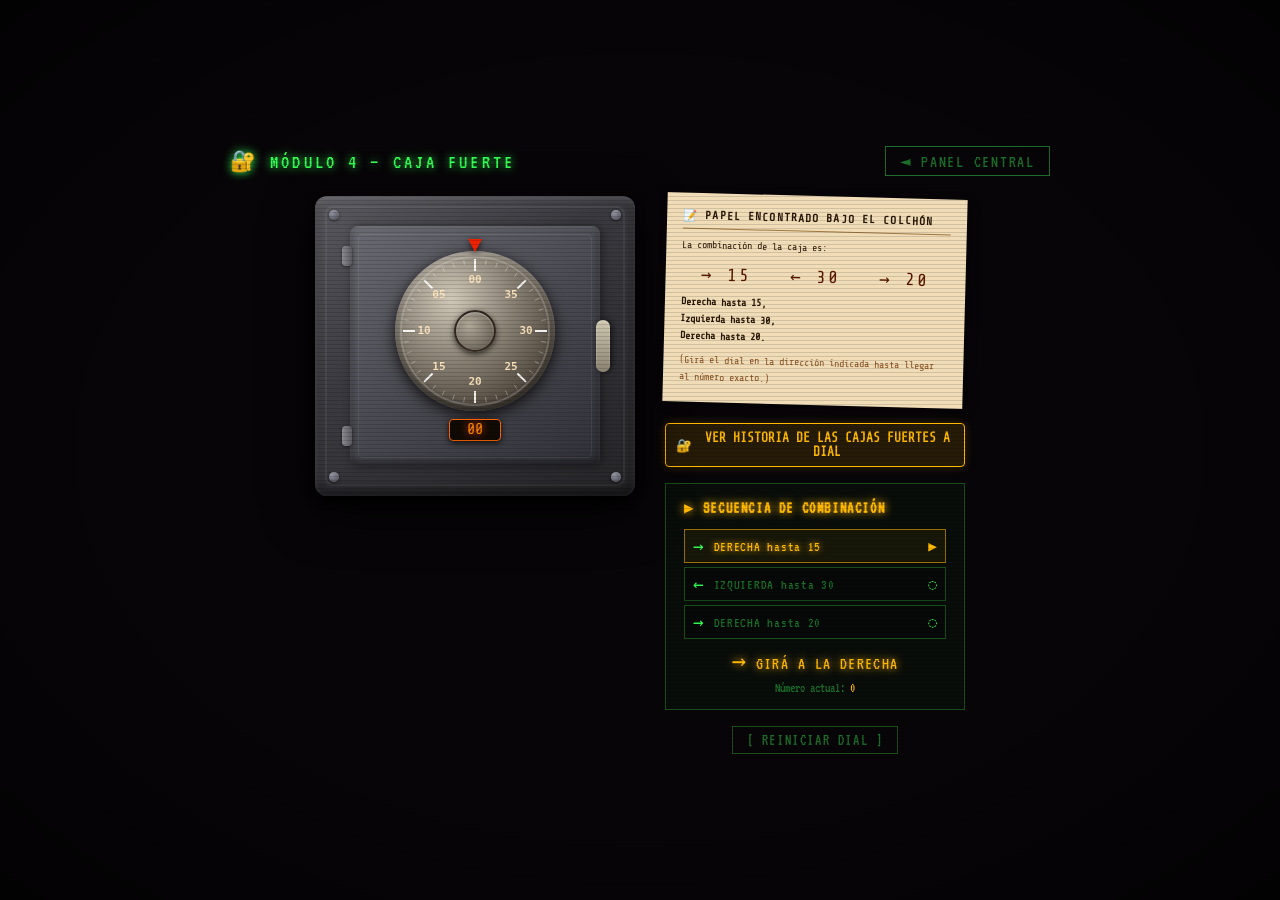
<file: puzzles/caja-fuerte.html>
<!DOCTYPE html>
<html lang="es">
<head>
  <meta charset="UTF-8">
  <meta name="viewport" content="width=device-width, initial-scale=1.0">
  <title>Caja Fuerte — Módulo Combinación</title>
  <link href="https://fonts.googleapis.com/css2?family=VT323&family=Share+Tech+Mono&display=swap" rel="stylesheet">
  <link rel="stylesheet" href="../assets/css/style.css">
  <style>
    body {
      background: #080508;
      min-height: 100vh;
      display: flex;
      align-items: center;
      justify-content: center;
      flex-direction: column;
      gap: 20px;
      padding: 20px;
    }

    .page-top {
      width: 100%;
      max-width: 820px;
      display: flex;
      align-items: center;
      justify-content: space-between;
      flex-wrap: wrap;
      gap: 10px;
    }
    .page-top-title {
      font-size: 1.3rem;
      letter-spacing: .15em;
      color: var(--green);
      text-shadow: 0 0 10px var(--green);
    }

    .main-layout {
      display: flex;
      gap: 30px;
      align-items: flex-start;
      justify-content: center;
      flex-wrap: wrap;
      width: 100%;
      max-width: 820px;
    }

    /* ── SAFE ── */
    .safe-wrapper {
      position: relative;
      flex-shrink: 0;
    }

    /* Safe body (wall-mounted) */
    .safe-body {
      width: 320px;
      height: 300px;
      background:
        linear-gradient(145deg, #5a5a60 0%, #3a3a40 40%, #252528 100%);
      border-radius: 12px;
      box-shadow:
        inset 0 3px 6px rgba(255,255,255,0.15),
        inset 0 -6px 12px rgba(0,0,0,0.6),
        0 15px 50px rgba(0,0,0,0.9),
        0 4px 10px rgba(0,0,0,0.7),
        inset 4px 0 8px rgba(255,255,255,0.05);
      position: relative;
      display: flex;
      align-items: center;
      justify-content: center;
      padding: 20px;
    }

    /* Rivets */
    .safe-body::before {
      content: '';
      position: absolute;
      inset: 10px;
      border: 2px solid rgba(255,255,255,0.06);
      border-radius: 8px;
      pointer-events: none;
    }

    .rivet {
      position: absolute;
      width: 10px; height: 10px;
      border-radius: 50%;
      background: radial-gradient(circle at 35% 35%, #9090a0, #404048);
      box-shadow: inset 0 1px 2px rgba(255,255,255,0.3), 0 1px 3px rgba(0,0,0,0.5);
    }
    .rivet.tl { top: 14px; left: 14px; }
    .rivet.tr { top: 14px; right: 14px; }
    .rivet.bl { bottom: 14px; left: 14px; }
    .rivet.br { bottom: 14px; right: 14px; }

    /* Safe door (flips open) */
    .safe-door {
      width: 250px;
      height: 240px;
      background: linear-gradient(145deg, #6a6a72 0%, #4a4a52 50%, #303038 100%);
      border-radius: 8px;
      box-shadow:
        inset 0 2px 4px rgba(255,255,255,0.12),
        inset 0 -4px 8px rgba(0,0,0,0.5),
        2px 0 8px rgba(0,0,0,0.4);
      position: relative;
      transform-origin: left center;
      transition: transform 1.2s cubic-bezier(.4, 0, .2, 1);
      display: flex;
      flex-direction: column;
      align-items: center;
      justify-content: center;
    }
    .safe-door.open {
      transform: perspective(600px) rotateY(-75deg);
    }

    /* Door panel border */
    .safe-door::before {
      content: '';
      position: absolute;
      inset: 8px;
      border: 1px solid rgba(255,255,255,0.07);
      border-radius: 5px;
      pointer-events: none;
    }

    /* Handle */
    .safe-handle {
      position: absolute;
      right: -10px;
      top: 50%;
      transform: translateY(-50%);
      width: 14px;
      height: 52px;
      background: linear-gradient(180deg, #d0c8b0, #8a8270);
      border-radius: 7px;
      box-shadow: 2px 0 6px rgba(0,0,0,0.6), inset 0 1px 2px rgba(255,255,255,0.4);
    }

    /* Hinge */
    .safe-hinge {
      position: absolute;
      left: -8px;
      background: linear-gradient(90deg, #8a8a90, #5a5a60);
      border-radius: 4px;
      width: 10px;
      box-shadow: 0 1px 3px rgba(0,0,0,0.5);
    }
    .safe-hinge.top    { top: 20px; height: 20px; }
    .safe-hinge.bottom { bottom: 20px; height: 20px; }

    /* ── DIAL ── */
    .dial-container {
      width: 160px;
      height: 160px;
      position: relative;
      display: flex;
      align-items: center;
      justify-content: center;
      margin: 0 auto;
    }

    .dial-ring {
      width: 160px;
      height: 160px;
      border-radius: 50%;
      background: radial-gradient(circle at 35% 30%, #d0c8b8 0%, #8a8275 40%, #4a4238 80%, #2a2018 100%);
      box-shadow:
        0 4px 15px rgba(0,0,0,0.8),
        inset 0 2px 5px rgba(255,255,255,0.3),
        inset 0 -4px 8px rgba(0,0,0,0.6);
      position: relative;
      cursor: grab;
      user-select: none;
      transform-origin: 50% 50%;
    }
    .dial-ring:active { cursor: grabbing; }

    /* Center hub */
    .dial-hub {
      position: absolute;
      top: 50%; left: 50%;
      transform: translate(-50%, -50%);
      width: 42px; height: 42px;
      border-radius: 50%;
      background: radial-gradient(circle at 35% 35%, #b0a898, #5a5248);
      box-shadow: 0 2px 6px rgba(0,0,0,0.7), inset 0 1px 2px rgba(255,255,255,0.4);
      border: 2px solid #332820;
      pointer-events: none;
      z-index: 5;
    }

    /* Indicator arrow at top (12 o'clock) */
    .dial-indicator {
      position: absolute;
      top: -12px;
      left: 50%;
      transform: translateX(-50%);
      width: 0;
      height: 0;
      border-left: 7px solid transparent;
      border-right: 7px solid transparent;
      border-top: 13px solid #ee2200;
      filter: drop-shadow(0 2px 3px rgba(0,0,0,0.7));
      z-index: 10;
      pointer-events: none;
    }

    /* Current number display */
    .dial-number-display {
      margin-top: 8px;
      width: 52px;
      height: 22px;
      background: #100a04;
      border: 1px solid #ff6600;
      border-radius: 4px;
      display: flex;
      align-items: center;
      justify-content: center;
      font-family: 'Share Tech Mono', monospace;
      font-size: 0.95rem;
      color: #ff8800;
      text-shadow: 0 0 8px #ff4400;
      box-shadow: 0 2px 6px rgba(0,0,0,0.8);
      z-index: 6;
    }

    /* Numbers canvas */
    canvas#dial-canvas {
      position: absolute;
      top: 0;
      left: 0;
      width: 160px;
      height: 160px;
      border-radius: 50%;
      pointer-events: none;
    }

    /* ── Safe interior (shown when open) ── */
    .safe-interior {
      position: absolute;
      inset: 0;
      background: linear-gradient(135deg, #1a1008, #0d0804);
      border-radius: 8px;
      display: flex;
      flex-direction: column;
      align-items: center;
      justify-content: center;
      opacity: 0;
      transition: opacity 1s .8s;
      z-index: -1;
    }
    .safe-door.open ~ .safe-interior { opacity: 1; z-index: 0; }
    /* Actually the interior is inside safe-body, behind door */

    /* ── Right panel ── */
    .right-panel {
      max-width: 300px;
      flex: 1;
      min-width: 220px;
      display: flex;
      flex-direction: column;
      gap: 16px;
    }

    /* Step tracker */
    .steps-tracker {
      background: rgba(51,255,85,.03);
      border: 1px solid var(--border);
      padding: 14px 18px;
    }
    .steps-tracker h4 {
      font-size: 1rem;
      letter-spacing: .1em;
      color: var(--amber);
      text-shadow: 0 0 8px var(--amber);
      margin-bottom: 12px;
    }
    .step-row {
      display: flex;
      align-items: center;
      gap: 10px;
      padding: 6px 8px;
      margin-bottom: 4px;
      border: 1px solid var(--border);
      background: rgba(0,0,0,.3);
      transition: all .3s;
    }
    .step-row.active {
      border-color: var(--amber-dim);
      background: rgba(255,184,0,.06);
    }
    .step-row.done {
      border-color: var(--green-dim);
      background: rgba(51,255,85,.06);
    }
    .step-icon { font-size: 1.1rem; }
    .step-text {
      font-size: .9rem;
      color: var(--green-dim);
      letter-spacing: .05em;
    }
    .step-row.active .step-text { color: var(--amber); text-shadow: 0 0 6px var(--amber); }
    .step-row.done  .step-text { color: var(--green); text-shadow: 0 0 6px var(--green); }
    .step-status {
      margin-left: auto;
      font-size: .9rem;
    }
    .step-row.active .step-status { color: var(--amber); }
    .step-row.done  .step-status { color: var(--green); }

    /* Direction indicator */
    .dir-display {
      text-align: center;
      font-size: 1.1rem;
      color: var(--green-dim);
      margin-top: 8px;
      letter-spacing: .08em;
    }
    .dir-display .dir-arrow { font-size: 1.5rem; }
    .dir-display.right { color: var(--amber); text-shadow: 0 0 8px var(--amber); }
    .dir-display.left  { color: #55aaff; text-shadow: 0 0 8px #55aaff; }

    /* Clue note */
    .clue-note {
      background: #f0ddb8;
      padding: 16px;
      box-shadow: 3px 3px 10px rgba(0,0,0,0.5);
      transform: rotate(1.5deg);
      font-family: 'Share Tech Mono', monospace;
      color: #2a1808;
    }
    .clue-note h3 {
      font-size: .7rem;
      letter-spacing: .1em;
      border-bottom: 1px solid #a07840;
      padding-bottom: 6px;
      margin-bottom: 8px;
    }
    .combination-hint {
      font-size: 1.1rem;
      letter-spacing: .15em;
      color: #5a1800;
      text-align: center;
      margin: 10px 0;
    }
    .clue-note p { font-size: .62rem; line-height: 1.7; }

    /* Code reveal */
    .code-reveal {
      display: none;
      text-align: center;
      padding: 18px 24px;
      border: 1px solid var(--amber);
      background: rgba(255,184,0,.05);
      animation: pulseAmber 1.5s infinite alternate;
    }
    .code-reveal.show { display: block; }
    .code-reveal h3 {
      font-size: 1rem;
      color: var(--amber);
      letter-spacing: .12em;
      text-shadow: 0 0 10px var(--amber);
      margin-bottom: 8px;
    }
    .code-reveal .code-digits {
      font-size: 3.5rem;
      color: var(--amber);
      text-shadow: 0 0 25px var(--amber), 0 0 5px var(--amber);
      letter-spacing: .5em;
    }
    @keyframes pulseAmber {
      from { box-shadow: 0 0 10px rgba(255,184,0,.2); }
      to   { box-shadow: 0 0 30px rgba(255,184,0,.4); }
    }

    .reset-btn {
      background: transparent;
      border: 1px solid var(--border);
      color: var(--green-dim);
      font-family: 'VT323', monospace;
      font-size: 1rem;
      letter-spacing: .1em;
      padding: 5px 14px;
      cursor: pointer;
      transition: all .2s;
      align-self: center;
    }
    .reset-btn:hover {
      color: var(--red);
      border-color: var(--red);
    }

    /* Modal styles */
    .hint-confirm-overlay {
      position: fixed;
      inset: 0;
      background: rgba(0, 5, 0, 0.88);
      backdrop-filter: blur(4px);
      display: flex;
      align-items: center;
      justify-content: center;
      z-index: 1000;
      padding: 16px;
    }
    .hint-confirm-box {
      background: #0d0a06;
      border: 2px solid var(--amber);
      box-shadow: 0 0 25px rgba(255, 184, 0, 0.4);
      border-radius: 6px;
      max-width: 380px;
      width: 100%;
      padding: 18px 20px;
      text-align: center;
      font-family: 'Share Tech Mono', monospace;
    }
    .btn-hint-act {
      font-family: 'Share Tech Mono', monospace;
      font-size: 0.82rem;
      font-weight: bold;
      padding: 6px 14px;
      border-radius: 4px;
      cursor: pointer;
      transition: all 0.15s;
    }
    .btn-unlock-hint {
      font-family: 'Share Tech Mono', monospace;
      font-size: 0.82rem;
      font-weight: bold;
      padding: 7px 12px;
      width: 100%;
      background: rgba(255, 184, 0, 0.15);
      border: 1px solid var(--amber);
      color: var(--amber);
      border-radius: 4px;
      cursor: pointer;
      box-shadow: 0 0 10px rgba(255, 184, 0, 0.25);
      transition: all 0.15s;
    }
    .btn-unlock-hint:hover {
      background: var(--amber);
      color: #000;
      box-shadow: 0 0 16px var(--amber);
    }
  </style>
</head>
<body>

  <div class="page-top">
    <div class="page-top-title glow">🔐 MÓDULO 4 — CAJA FUERTE</div>
    <a href="../index.html" class="btn-back">◄ PANEL CENTRAL</a>
  </div>

  <div class="main-layout">

    <!-- SAFE -->
    <div class="safe-wrapper">
      <div class="safe-body" id="safe-body">
        <div class="rivet tl"></div>
        <div class="rivet tr"></div>
        <div class="rivet bl"></div>
        <div class="rivet br"></div>

        <!-- Safe Door -->
        <div class="safe-door" id="safe-door">
          <div class="safe-hinge top"></div>
          <div class="safe-hinge bottom"></div>
          <div class="safe-handle" id="safe-handle"></div>

          <!-- Dial assembly -->
          <div style="display:flex;flex-direction:column;align-items:center;">
            <div class="dial-container">
              <div class="dial-indicator"></div>
              <div class="dial-ring" id="dial-ring">
                <canvas id="dial-canvas" width="160" height="160"></canvas>
                <div class="dial-hub"></div>
              </div>
            </div>
            <div class="dial-number-display" id="dial-num-display">00</div>
          </div>
        </div>

        <!-- Interior (visible when door opens) -->
        <div id="safe-interior" style="
          position:absolute; inset:0; border-radius:12px;
          background:linear-gradient(135deg,#1a1008,#0d0804);
          display:flex; flex-direction:column;
          align-items:center; justify-content:center;
          opacity:0; transition:opacity 1.2s 1s;
          padding:20px; text-align:center;
          font-family:'Share Tech Mono',monospace;
          pointer-events:none; z-index:0;
        ">
          <div style="font-size:.6rem;color:#8a6030;letter-spacing:.1em;margin-bottom:12px">
            — INTERIOR DE CAJA FUERTE —
          </div>
          <div style="background:#0a0804;border:1px solid #5a3810;padding:12px 20px;margin-bottom:10px">
            <div style="font-size:.5rem;color:#7a5828;margin-bottom:6px">CÓDIGO GUARDADO:</div>
            <div style="font-size:2rem;color:#ffb800;text-shadow:0 0 15px #ffb800;letter-spacing:.3em">601</div>
          </div>
          <div style="font-size:.5rem;color:#5a3810;line-height:1.6">
            💰 $1000 PESOS<br>📄 ESCRITURAS<br>🔑 LLAVE EXTRA<br>📸 FOTOS FAMILIARES
          </div>
        </div>

      </div><!-- /safe-body -->
    </div><!-- /safe-wrapper -->

    <!-- Right panel -->
    <div class="right-panel">

      <!-- Clue note -->
      <div class="clue-note">
        <h3>📝 PAPEL ENCONTRADO BAJO EL COLCHÓN</h3>
        <p>La combinación de la caja es:</p>
        <div class="combination-hint">→ 15 &nbsp; ← 30 &nbsp; → 20</div>
        <p>
          <b>Derecha hasta 15,<br>
          Izquierda hasta 30,<br>
          Derecha hasta 20.</b>
        </p>
        <p style="margin-top:8px;color:#8a5020">
          (Girá el dial en la dirección indicada hasta llegar al número exacto.)
        </p>
      </div>

      <!-- Safe History Button -->
      <button type="button" class="btn-unlock-hint" onclick="openSafeHistoryModal()" style="background:rgba(255,184,0,0.12);border:1px solid var(--amber);color:var(--amber);box-shadow:0 0 10px rgba(255,184,0,0.2);margin-top:2px;cursor:pointer;display:flex;align-items:center;justify-content:center;gap:8px;width:100%;font-family:'Share Tech Mono',monospace;font-size:0.8rem;padding:7px 10px;border-radius:4px;">
        <span>🔐</span>
        <span>VER HISTORIA DE LAS CAJAS FUERTES A DIAL</span>
      </button>

      <!-- Step tracker -->
      <div class="steps-tracker">
        <h4>▶ SECUENCIA DE COMBINACIÓN</h4>

        <div class="step-row active" id="step1-row">
          <span class="step-icon">→</span>
          <span class="step-text">DERECHA hasta 15</span>
          <span class="step-status" id="step1-status">◌</span>
        </div>
        <div class="step-row" id="step2-row">
          <span class="step-icon">←</span>
          <span class="step-text">IZQUIERDA hasta 30</span>
          <span class="step-status" id="step2-status">◌</span>
        </div>
        <div class="step-row" id="step3-row">
          <span class="step-icon">→</span>
          <span class="step-text">DERECHA hasta 20</span>
          <span class="step-status" id="step3-status">◌</span>
        </div>

        <div class="dir-display" id="dir-display">
          <span class="dir-arrow">→</span> GIRÁ A LA DERECHA
        </div>
        <div style="font-size:.85rem;color:var(--green-dim);text-align:center;margin-top:6px">
          Número actual: <span id="current-num" style="color:var(--amber)">0</span>
        </div>
      </div>

      <button class="reset-btn" onclick="resetDial()">[ REINICIAR DIAL ]</button>

    </div>

  </div><!-- /main-layout -->

  <!-- ══ MODAL HISTORIA DE LAS CAJAS FUERTES A DIAL ══ -->
  <div class="hint-confirm-overlay" id="safe-history-modal" style="display:none;z-index:1100;">
    <div class="hint-confirm-box" style="max-width:520px;border-color:var(--amber);box-shadow:0 0 35px rgba(255,184,0,0.45);text-align:left;background:#0d0a06;padding:18px 22px;">
      
      <div style="display:flex;justify-content:space-between;align-items:center;border-bottom:1px solid #4a3010;padding-bottom:8px;margin-bottom:12px;">
        <div style="font-size:1.05rem;font-weight:bold;color:var(--amber);display:flex;align-items:center;gap:6px;">
          <span>🔐</span>
          <span>LAS CAJAS FUERTES DE COMBINACIÓN MECÁNICA</span>
        </div>
        <button type="button" onclick="closeSafeHistoryModal()" style="background:transparent;border:none;color:#ff5555;font-size:1.2rem;cursor:pointer;font-weight:bold;">✕</button>
      </div>

      <div style="display:flex;gap:16px;align-items:flex-start;flex-wrap:wrap;">
        <div style="text-align:center;flex-shrink:0;margin:0 auto;">
          <img src="../assets/images/caja_fuerte.jpg" alt="Caja Fuerte Vintage de Acero" style="width:145px;height:145px;object-fit:cover;border-radius:6px;border:2px solid var(--amber);box-shadow:0 0 16px rgba(255,184,0,0.35);display:block;">
          <span style="font-size:0.68rem;color:#d0b080;margin-top:4px;display:block;">Caja Blindada Clásica</span>
        </div>

        <div style="flex:1;min-width:220px;font-size:0.82rem;line-height:1.45;color:#e8d8c0;">
          <div style="background:rgba(255,184,0,0.1);border-left:3px solid var(--amber);padding:5px 8px;margin-bottom:8px;font-weight:bold;color:var(--amber);">
            🛡️ Seguridad y precisión mecánica:
          </div>
          <p style="margin-bottom:6px;">
            • <b>Cerraduras a Disco y Trinquete:</b> En las décadas pasadas, las oficinas y colegios custodiaban sus registros en sólidas cajas de acero con diales cromados de 40 números y discos internos acoplados.
          </p>
          <p style="margin-bottom:6px;">
            • <b>La Técnica Clásica:</b> Para liberar los pestillos era necesario girar el dial en secuencias alternadas (derecha, izquierda, derecha) con paciencia y oído atento a cada *clic*.
          </p>
          <p>
            • <b>Misión en el Colegio:</b> En 1996, las actas fundacionales y códigos de los servidores del Colegio Paulo Freire se resguardaban bajo este mecanismo indestructible.
          </p>
        </div>
      </div>

      <div style="text-align:center;margin-top:14px;border-top:1px solid #4a3010;padding-top:10px;">
        <button type="button" class="btn-hint-act btn-hint-no" style="background:var(--amber);color:#000;border:none;font-weight:bold;padding:6px 24px;" onclick="closeSafeHistoryModal()">
          [ ENTENDIDO / CERRAR ]
        </button>
      </div>

    </div>
  </div>

<script>
  function openSafeHistoryModal() { document.getElementById('safe-history-modal').style.display = 'flex'; }
  function closeSafeHistoryModal() { document.getElementById('safe-history-modal').style.display = 'none'; }

  const SECRET    = '601';
  // Combination: right to 15, left to 30, right to 20
  const COMBO = [
    { dir: 'right', target: 15 },
    { dir: 'left',  target: 30 },
    { dir: 'right', target: 20 }
  ];

  const TOTAL_NUMS = 40;  // 0-39

  let dialAngle       = 0;  // CSS rotation angle in degrees
  let currentNum      = 0;  // current number under indicator (0-39)
  let step            = 0;  // which step we're on (0,1,2)
  let solved          = false;

  let dragging        = false;
  let prevPointerAngle = 0;
  let cumulativeAngle = 0;

  // ── Draw dial face on canvas ──────────────────────────────
  const dialCanvas = document.getElementById('dial-canvas');
  const dialCtx    = dialCanvas.getContext('2d');

  function drawDialFace() {
    const w = 160, h = 160, cx = 80, cy = 80, r = 74;
    dialCtx.clearRect(0, 0, w, h);

    // Outer border ring
    dialCtx.beginPath();
    dialCtx.arc(cx, cy, r, 0, Math.PI * 2);
    dialCtx.strokeStyle = 'rgba(255,255,255,0.2)';
    dialCtx.lineWidth   = 2;
    dialCtx.stroke();

    for (let i = 0; i < TOTAL_NUMS; i++) {
      // Counter-clockwise layout so rotating dial clockwise increments number at top (12 o'clock)
      const angle = - (i / TOTAL_NUMS) * Math.PI * 2 - Math.PI / 2;
      const isMain = i % 5 === 0;

      // Tick mark
      const tickInner = r - (isMain ? 14 : 7);
      const tickOuter = r - 2;
      dialCtx.beginPath();
      dialCtx.moveTo(
        cx + Math.cos(angle) * tickInner,
        cy + Math.sin(angle) * tickInner
      );
      dialCtx.lineTo(
        cx + Math.cos(angle) * tickOuter,
        cy + Math.sin(angle) * tickOuter
      );
      dialCtx.strokeStyle = isMain ? 'rgba(255,255,255,0.9)' : 'rgba(255,255,255,0.35)';
      dialCtx.lineWidth   = isMain ? 2 : 1;
      dialCtx.stroke();

      // Number labels
      if (isMain) {
        const numR = r - 23;
        dialCtx.font         = 'bold 11px "Share Tech Mono", monospace';
        dialCtx.fillStyle    = 'rgba(255,230,190,0.95)';
        dialCtx.textAlign    = 'center';
        dialCtx.textBaseline = 'middle';
        dialCtx.fillText(
          String(i).padStart(2, '0'),
          cx + Math.cos(angle) * numR,
          cy + Math.sin(angle) * numR
        );
      }
    }
  }

  drawDialFace();

  // ── UI update ─────────────────────────────────────────────
  function updateDialUI() {
    document.getElementById('dial-num-display').textContent = String(currentNum).padStart(2, '0');
    document.getElementById('current-num').textContent      = currentNum;
    document.getElementById('dial-ring').style.transform    = `rotate(${dialAngle}deg)`;
  }

  function updateStepUI() {
    const rows     = ['step1-row', 'step2-row', 'step3-row'];
    const statuses = ['step1-status', 'step2-status', 'step3-status'];
    const dirEl    = document.getElementById('dir-display');

    rows.forEach((id, i) => {
      const row = document.getElementById(id);
      const sts = document.getElementById(statuses[i]);
      row.className = 'step-row';
      if (i < step) {
        row.classList.add('done');
        sts.textContent = '✓';
      } else if (i === step && !solved) {
        row.classList.add('active');
        sts.textContent = '▶';
      }
    });

    if (!solved && step < 3) {
      const c = COMBO[step];
      if (c.dir === 'right') {
        dirEl.className   = 'dir-display right';
        dirEl.innerHTML   = '<span class="dir-arrow">→</span> GIRÁ A LA DERECHA';
      } else {
        dirEl.className   = 'dir-display left';
        dirEl.innerHTML   = '<span class="dir-arrow">←</span> GIRÁ A LA IZQUIERDA';
      }
    } else if (solved) {
      dirEl.className   = 'dir-display';
      dirEl.innerHTML   = '✓ ¡COMBINACIÓN CORRECTA!';
      dirEl.style.color = 'var(--green)';
    }
  }

  // ── Web Audio Sound Synthesizer ───────────────────────────
  let audioCtx = null;
  function getAudioCtx() {
    if (!audioCtx) {
      audioCtx = new (window.AudioContext || window.webkitAudioContext)();
    }
    if (audioCtx.state === 'suspended') {
      audioCtx.resume();
    }
    return audioCtx;
  }

  // Clic mecánico metálico de la perilla del dial
  function playDialClick() {
    try {
      const ctx = getAudioCtx();
      const osc = ctx.createOscillator();
      const gain = ctx.createGain();

      osc.type = 'triangle';
      const baseFreq = 1600 + Math.random() * 200;
      osc.frequency.setValueAtTime(baseFreq, ctx.currentTime);
      osc.frequency.exponentialRampToValueAtTime(700, ctx.currentTime + 0.025);

      gain.gain.setValueAtTime(0.08, ctx.currentTime);
      gain.gain.exponentialRampToValueAtTime(0.001, ctx.currentTime + 0.03);

      osc.connect(gain);
      gain.connect(ctx.destination);

      osc.start(ctx.currentTime);
      osc.stop(ctx.currentTime + 0.035);
    } catch(e) {}
  }

  // Clic de encastre de paso correcto (combinación)
  function playStepClick() {
    try {
      const ctx = getAudioCtx();
      const osc = ctx.createOscillator();
      const gain = ctx.createGain();

      osc.type = 'square';
      osc.frequency.setValueAtTime(550, ctx.currentTime);
      osc.frequency.exponentialRampToValueAtTime(300, ctx.currentTime + 0.08);

      gain.gain.setValueAtTime(0.12, ctx.currentTime);
      gain.gain.exponentialRampToValueAtTime(0.001, ctx.currentTime + 0.09);

      osc.connect(gain);
      gain.connect(ctx.destination);

      osc.start(ctx.currentTime);
      osc.stop(ctx.currentTime + 0.1);
    } catch(e) {}
  }

  // Desbloqueo y apertura de cerradura pesada de caja fuerte
  function playSafeUnlockSound() {
    try {
      const ctx = getAudioCtx();
      // Golpe de cerrojo metálico
      const osc = ctx.createOscillator();
      const gain = ctx.createGain();
      osc.type = 'sawtooth';
      osc.frequency.setValueAtTime(200, ctx.currentTime);
      osc.frequency.exponentialRampToValueAtTime(60, ctx.currentTime + 0.25);
      gain.gain.setValueAtTime(0.15, ctx.currentTime);
      gain.gain.exponentialRampToValueAtTime(0.001, ctx.currentTime + 0.28);
      osc.connect(gain);
      gain.connect(ctx.destination);
      osc.start(ctx.currentTime);
      osc.stop(ctx.currentTime + 0.3);

      // Chime de éxito
      [523.25, 659.25, 783.99, 1046.50].forEach((freq, i) => {
        const o = ctx.createOscillator();
        const g = ctx.createGain();
        o.type = 'triangle';
        o.frequency.setValueAtTime(freq, ctx.currentTime + 0.15 + i * 0.1);
        g.gain.setValueAtTime(0.1, ctx.currentTime + 0.15 + i * 0.1);
        g.gain.exponentialRampToValueAtTime(0.001, ctx.currentTime + 0.15 + i * 0.1 + 0.3);
        o.connect(g);
        g.connect(ctx.destination);
        o.start(ctx.currentTime + 0.15 + i * 0.1);
        o.stop(ctx.currentTime + 0.15 + i * 0.1 + 0.35);
      });
    } catch(e) {}
  }

  // ── Dial drag con ángulo polar (atan2) ────────────────────
  const dialRing = document.getElementById('dial-ring');

  function getPointerAngle(clientX, clientY) {
    const rect = dialRing.getBoundingClientRect();
    const cx   = rect.left + rect.width  / 2;
    const cy   = rect.top  + rect.height / 2;
    return Math.atan2(clientY - cy, clientX - cx) * (180 / Math.PI);
  }

  function startDrag(clientX, clientY) {
    if (solved) return;
    getAudioCtx();
    dragging         = true;
    prevPointerAngle = getPointerAngle(clientX, clientY);
  }

  function onDrag(clientX, clientY) {
    if (!dragging) return;

    const curAngle = getPointerAngle(clientX, clientY);
    let delta = curAngle - prevPointerAngle;

    if (delta >  180) delta -= 360;
    if (delta < -180) delta += 360;

    prevPointerAngle = curAngle;
    cumulativeAngle += delta;

    dialAngle = cumulativeAngle;
    dialRing.style.transform = `rotate(${dialAngle}deg)`;

    // Dirección
    const direction = delta > 0.2 ? 'right' : delta < -0.2 ? 'left' : null;

    // Calcular número en el indicador superior (360° / 40 = 9° por número)
    const degsPerNum = 360 / TOTAL_NUMS;
    let newNum = Math.round(cumulativeAngle / degsPerNum) % TOTAL_NUMS;
    if (newNum < 0) newNum += TOTAL_NUMS;

    if (newNum !== currentNum) {
      currentNum = newNum;
      // Sonido de clic mecánico por cada muesca del dial
      playDialClick();

      if (direction && !solved && step < COMBO.length) {
        checkStep(direction);
      }
      updateDialUI();
    }
  }

  dialRing.addEventListener('mousedown', e => { startDrag(e.clientX, e.clientY); e.preventDefault(); });
  document.addEventListener('mousemove', e => onDrag(e.clientX, e.clientY));
  document.addEventListener('mouseup',  () => { dragging = false; });

  dialRing.addEventListener('touchstart', e => {
    startDrag(e.touches[0].clientX, e.touches[0].clientY);
    e.preventDefault();
  }, { passive: false });
  document.addEventListener('touchmove', e => {
    if (dragging) { onDrag(e.touches[0].clientX, e.touches[0].clientY); e.preventDefault(); }
  }, { passive: false });
  document.addEventListener('touchend', () => { dragging = false; });

  // ── Step checking ─────────────────────────────────────────
  function checkStep(direction) {
    const current = COMBO[step];

    const dirOk = (current.dir === 'right' && direction === 'right') ||
                  (current.dir === 'left'  && direction === 'left');

    if (dirOk && currentNum === current.target) {
      step++;
      playStepClick();
      if (step >= COMBO.length) {
        setTimeout(unlockSafe, 400);
      }
      updateStepUI();
    }
  }

  function unlockSafe() {
    if (solved) return;
    solved = true;
    localStorage.setItem('er_safe', SECRET);

    // Sonido de apertura de caja fuerte
    playSafeUnlockSound();

    // Abrir puerta
    document.getElementById('safe-door').classList.add('open');

    // Mostrar interior
    setTimeout(() => {
      document.getElementById('safe-interior').style.opacity = '1';
    }, 1000);

    updateStepUI();
  }

  function resetDial() {
    if (solved) return;
    step            = 0;
    dialAngle       = 0;
    cumulativeAngle = 0;
    currentNum      = 0;
    updateDialUI();
    updateStepUI();
  }

  document.addEventListener('keydown', e => {
    const historyModal = document.getElementById('safe-history-modal');
    if (historyModal && historyModal.style.display === 'flex') {
      if (e.key === 'Escape' || e.key === 'Enter') {
        e.preventDefault();
        closeSafeHistoryModal();
      }
    }
  });

  // ── Init ─────────────────────────────────────────────────
  updateDialUI();
  updateStepUI();

  if (localStorage.getItem('er_safe')) {
    solved = true;
    step   = 3;
    document.getElementById('safe-door').classList.add('open');
    setTimeout(() => { document.getElementById('safe-interior').style.opacity = '1'; }, 100);
    updateStepUI();
  }
</script>
</body>
</html>
</file>
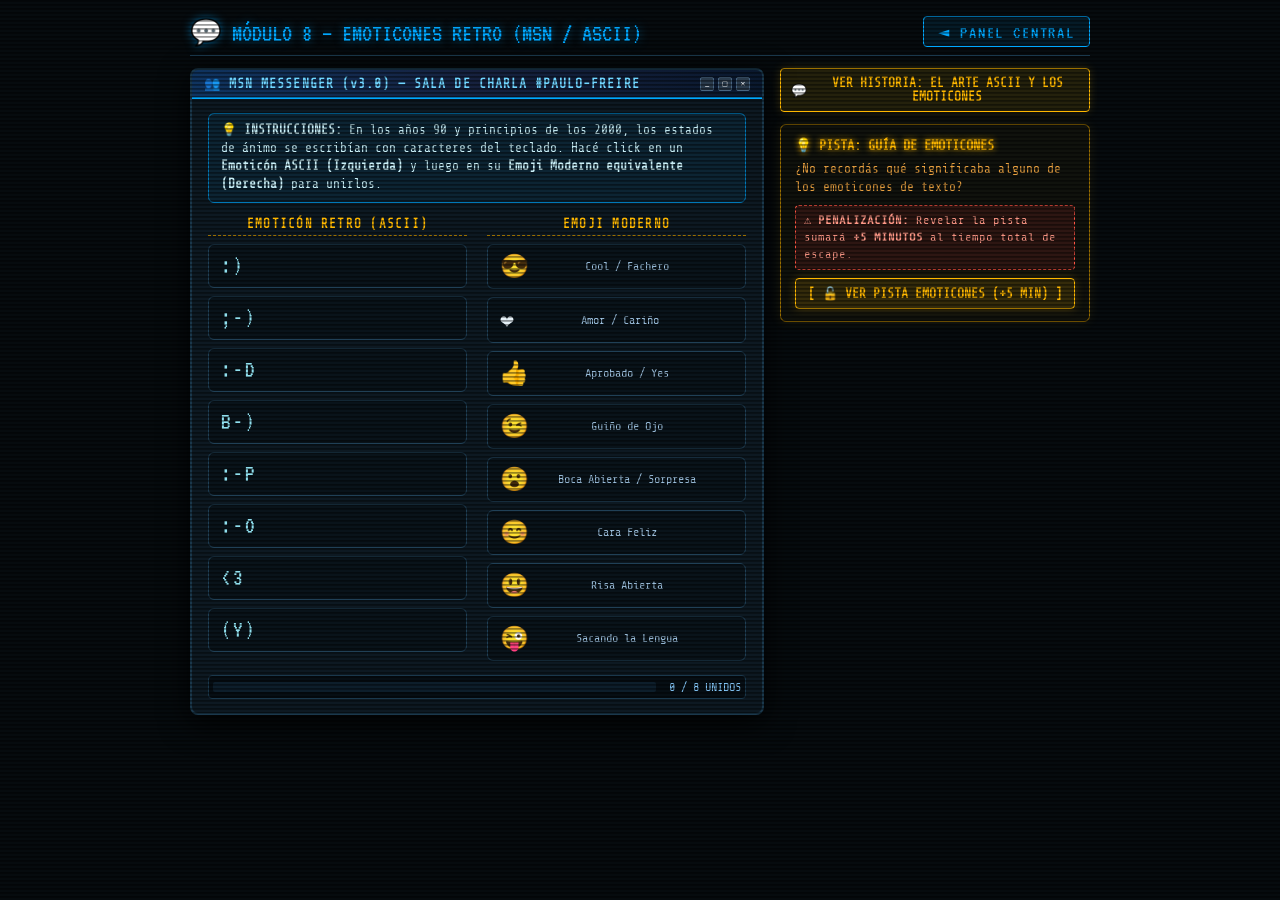
<file: puzzles/emoticones.html>
<!DOCTYPE html>
<html lang="es">
<head>
  <meta charset="UTF-8">
  <meta name="viewport" content="width=device-width, initial-scale=1.0">
  <title>Módulo 8 — Emoticones Retro (MSN / ASCII) | Escape Room 1996</title>
  <link href="https://fonts.googleapis.com/css2?family=Share+Tech+Mono&family=VT323&display=swap" rel="stylesheet">
  <link rel="stylesheet" href="../assets/css/style.css">
  <style>
    :root {
      --bg: #060b0e;
      --panel: #0d1922;
      --panel-border: #1a384c;
      --msn-blue: #00a8ff;
      --msn-green: #39ff14;
      --amber: #ffb800;
      --amber-dim: #996e00;
      --green: #33ff55;
      --green-dim: #1a8830;
      --red: #ff4444;
      --white: #e6f1f8;
    }

    * { box-sizing: border-box; margin: 0; padding: 0; }

    body {
      background: var(--bg);
      color: var(--white);
      font-family: 'Share Tech Mono', monospace;
      min-height: 100vh;
      display: flex;
      flex-direction: column;
      align-items: center;
      padding: 16px 12px;
      position: relative;
      overflow-x: hidden;
    }

    /* Scanlines */
    body::before {
      content: '';
      position: fixed;
      inset: 0;
      background: repeating-linear-gradient(0deg, transparent, transparent 2px, rgba(0,0,0,0.3) 2px, rgba(0,0,0,0.3) 4px);
      pointer-events: none;
      z-index: 999;
    }

    .page-top {
      width: 100%;
      max-width: 900px;
      display: flex;
      justify-content: space-between;
      align-items: center;
      margin-bottom: 12px;
      border-bottom: 1px solid var(--panel-border);
      padding-bottom: 8px;
    }
    .page-top-title {
      font-family: 'VT323', monospace;
      font-size: 1.6rem;
      color: var(--msn-blue);
      text-shadow: 0 0 10px rgba(0, 168, 255, 0.6);
      display: flex;
      align-items: center;
      gap: 8px;
    }
    .btn-back {
      font-family: 'VT323', monospace;
      font-size: 1.15rem;
      color: var(--msn-blue);
      border: 1px solid var(--msn-blue);
      background: rgba(0, 168, 255, 0.1);
      padding: 4px 14px;
      text-decoration: none;
      border-radius: 4px;
      transition: all 0.2s;
    }
    .btn-back:hover {
      background: var(--msn-blue);
      color: #000;
      box-shadow: 0 0 14px var(--msn-blue);
    }

    .main-layout {
      width: 100%;
      max-width: 900px;
      display: grid;
      grid-template-columns: 1fr 310px;
      gap: 16px;
      align-items: start;
    }

    @media (max-width: 820px) {
      .main-layout { grid-template-columns: 1fr; }
    }

    /* ── RETRO MSN CHAT WINDOW ── */
    .msn-window {
      background: var(--panel);
      border: 2px solid var(--panel-border);
      border-radius: 8px;
      box-shadow: 0 8px 30px rgba(0,0,0,0.85), inset 0 1px 1px rgba(255,255,255,0.1);
      overflow: hidden;
    }
    .msn-titlebar {
      background: linear-gradient(90deg, #0f3460, #16213e, #0a192f);
      padding: 6px 12px;
      display: flex;
      justify-content: space-between;
      align-items: center;
      border-bottom: 2px solid #00a8ff;
    }
    .msn-titlebar-text {
      font-size: 0.82rem;
      font-weight: bold;
      color: #70d6ff;
      display: flex;
      align-items: center;
      gap: 8px;
      letter-spacing: .08em;
    }
    .msn-window-controls {
      display: flex;
      gap: 4px;
    }
    .win-btn {
      width: 14px;
      height: 14px;
      border-radius: 2px;
      background: #2a3b4c;
      border: 1px solid #486581;
      font-size: 8px;
      display: flex;
      align-items: center;
      justify-content: center;
      color: #fff;
    }

    .msn-body {
      padding: 14px 16px;
    }

    .msn-instruction-banner {
      background: rgba(0, 168, 255, 0.08);
      border: 1px solid #0077b6;
      border-radius: 6px;
      padding: 8px 12px;
      font-size: 0.8rem;
      color: #caf0f8;
      line-height: 1.4;
      margin-bottom: 14px;
    }

    /* ── MATCHING COLUMNS BOARD ── */
    .matching-board {
      display: grid;
      grid-template-columns: 1fr 1fr;
      gap: 20px;
      position: relative;
      user-select: none;
    }

    .column-header {
      font-size: 0.78rem;
      font-weight: bold;
      color: var(--amber);
      text-transform: uppercase;
      letter-spacing: .1em;
      margin-bottom: 8px;
      text-align: center;
      padding-bottom: 4px;
      border-bottom: 1px dashed var(--amber-dim);
    }

    .match-list {
      display: flex;
      flex-direction: column;
      gap: 8px;
    }

    .match-card {
      background: #09131a;
      border: 1px solid #204056;
      border-radius: 6px;
      padding: 8px 12px;
      display: flex;
      align-items: center;
      justify-content: space-between;
      cursor: pointer;
      transition: all 0.18s ease;
      min-height: 44px;
      position: relative;
    }

    .match-card:hover:not(.matched) {
      background: #112535;
      border-color: var(--msn-blue);
      box-shadow: 0 0 10px rgba(0, 168, 255, 0.3);
      transform: translateX(2px);
    }

    .match-card.selected {
      background: rgba(0, 168, 255, 0.25) !important;
      border-color: #00d4ff !important;
      box-shadow: 0 0 16px rgba(0, 212, 255, 0.6) !important;
      transform: scale(1.02);
    }

    .match-card.matched {
      background: rgba(51, 255, 85, 0.12) !important;
      border-color: var(--green) !important;
      color: #88ffaa !important;
      cursor: default;
    }

    .match-card.error-flash {
      animation: errorShake 0.35s ease;
      background: rgba(255, 68, 68, 0.3) !important;
      border-color: var(--red) !important;
    }

    @keyframes errorShake {
      0%, 100% { transform: translateX(0); }
      25% { transform: translateX(-4px); }
      75% { transform: translateX(4px); }
    }

    .ascii-text {
      font-family: 'VT323', monospace;
      font-size: 1.5rem;
      letter-spacing: .08em;
      color: #90e0ef;
    }

    .emoji-icon {
      font-size: 1.45rem;
    }

    .match-status-icon {
      font-size: 0.8rem;
      color: var(--green);
      font-weight: bold;
      opacity: 0;
    }
    .match-card.matched .match-status-icon {
      opacity: 1;
    }

    /* Score / Progress Bar */
    .progress-bar-wrap {
      margin-top: 14px;
      background: #060e14;
      border: 1px solid #1a384c;
      border-radius: 4px;
      padding: 4px;
      display: flex;
      align-items: center;
      gap: 10px;
    }
    .progress-track {
      flex: 1;
      height: 10px;
      background: #0d1e2b;
      border-radius: 2px;
      overflow: hidden;
    }
    .progress-fill {
      height: 100%;
      width: 0%;
      background: linear-gradient(90deg, #00a8ff, #33ff55);
      box-shadow: 0 0 10px #33ff55;
      transition: width 0.3s ease;
    }
    .progress-label {
      font-size: 0.75rem;
      color: #88ccff;
      min-width: 75px;
      text-align: right;
    }

    /* ── CODE REVEAL BOX ── */
    .code-reveal-box {
      display: none;
      margin-top: 14px;
      background: rgba(51, 255, 85, 0.1);
      border: 2px solid var(--green);
      box-shadow: 0 0 25px rgba(51, 255, 85, 0.35);
      border-radius: 6px;
      padding: 12px 16px;
      text-align: center;
      animation: victoryPulse 1.5s infinite alternate;
    }
    @keyframes victoryPulse {
      from { box-shadow: 0 0 12px rgba(51,255,85,0.3); }
      to   { box-shadow: 0 0 28px rgba(51,255,85,0.6); }
    }
    .code-reveal-title {
      font-size: 0.85rem;
      color: #88ffaa;
      margin-bottom: 4px;
    }
    .code-number {
      font-family: 'VT323', monospace;
      font-size: 2.2rem;
      font-weight: bold;
      color: #33ff55;
      text-shadow: 0 0 12px #33ff55;
      letter-spacing: .2em;
    }

    /* ── RIGHT PANEL (HINT & RETRO GUIDE) ── */
    .right-panel {
      display: flex;
      flex-direction: column;
      gap: 12px;
    }

    .guide-card {
      background: #09131a;
      border: 1px solid var(--panel-border);
      border-radius: 6px;
      padding: 12px 14px;
    }
    .guide-card h3 {
      font-family: 'VT323', monospace;
      font-size: 1.15rem;
      color: #00d4ff;
      margin-bottom: 6px;
      border-bottom: 1px dashed #1a384c;
      padding-bottom: 4px;
    }

    /* ── Hint Box & Penalty UI ── */
    .hint-container {
      background: rgba(255, 184, 0, 0.04);
      border: 1px solid var(--amber-dim);
      border-radius: 6px;
      padding: 12px 14px;
      box-shadow: 0 0 12px rgba(255, 184, 0, 0.1);
    }
    .hint-header {
      font-size: 0.85rem;
      font-weight: bold;
      color: var(--amber);
      text-shadow: 0 0 6px var(--amber);
      margin-bottom: 8px;
      display: flex;
      align-items: center;
      gap: 6px;
    }
    .penalty-warning-badge {
      background: rgba(255, 60, 60, 0.12);
      border: 1px dashed #ff5544;
      color: #ff9988;
      font-size: 0.76rem;
      line-height: 1.4;
      padding: 6px 8px;
      border-radius: 4px;
      margin: 8px 0;
    }
    .btn-unlock-hint {
      font-family: 'Share Tech Mono', monospace;
      font-size: 0.82rem;
      font-weight: bold;
      padding: 7px 12px;
      width: 100%;
      background: rgba(255, 184, 0, 0.15);
      border: 1px solid var(--amber);
      color: var(--amber);
      border-radius: 4px;
      cursor: pointer;
      box-shadow: 0 0 10px rgba(255, 184, 0, 0.25);
      transition: all 0.15s;
    }
    .btn-unlock-hint:hover {
      background: var(--amber);
      color: #000;
      box-shadow: 0 0 16px var(--amber);
    }
    .penalty-applied-badge {
      background: rgba(255, 184, 0, 0.15);
      border: 1px solid var(--amber);
      color: var(--amber);
      font-size: 0.76rem;
      font-weight: bold;
      padding: 5px 8px;
      border-radius: 4px;
      margin-bottom: 8px;
      text-align: center;
      animation: pulseAmber 1s infinite alternate;
    }

    /* Modal confirmation for hint */
    .hint-confirm-overlay {
      position: fixed;
      inset: 0;
      background: rgba(0, 10, 0, 0.85);
      backdrop-filter: blur(3px);
      display: flex;
      align-items: center;
      justify-content: center;
      z-index: 1000;
      padding: 16px;
    }
    .hint-confirm-box {
      background: #051a08;
      border: 2px solid var(--amber);
      box-shadow: 0 0 25px rgba(255, 184, 0, 0.4);
      border-radius: 6px;
      max-width: 380px;
      width: 100%;
      padding: 18px 20px;
      text-align: center;
      font-family: 'Share Tech Mono', monospace;
    }
    .hint-confirm-title {
      font-size: 1rem;
      font-weight: bold;
      color: var(--amber);
      text-shadow: 0 0 8px var(--amber);
    }
    .btn-hint-act {
      font-family: 'Share Tech Mono', monospace;
      font-size: 0.82rem;
      font-weight: bold;
      padding: 6px 14px;
      border-radius: 4px;
      cursor: pointer;
      transition: all 0.15s;
    }
    .btn-hint-yes {
      background: rgba(255, 60, 60, 0.2);
      border: 1px solid #ff4444;
      color: #ff8888;
    }
    .btn-hint-yes:hover {
      background: #ff4444;
      color: #000;
    }
    .btn-hint-no {
      background: rgba(51, 255, 85, 0.1);
      border: 1px solid var(--green);
      color: var(--green);
    }
    .btn-hint-no:hover {
      background: var(--green);
      color: #000;
    }

    @keyframes pulseAmber {
      from { box-shadow: 0 0 10px rgba(255,184,0,.2); }
      to   { box-shadow: 0 0 30px rgba(255,184,0,.4); }
    }
  </style>
</head>
<body>

  <div class="page-top">
    <div class="page-top-title glow">💬 MÓDULO 8 — EMOTICONES RETRO (MSN / ASCII)</div>
    <a href="../index.html" class="btn-back">◄ PANEL CENTRAL</a>
  </div>

  <div class="main-layout">

    <!-- LEFT: RETRO MSN CHAT WINDOW & MATCHING BOARD -->
    <div class="msn-window">
      <div class="msn-titlebar">
        <div class="msn-titlebar-text">
          <span>👥 MSN MESSENGER (v3.0) — SALA DE CHARLA #PAULO-FREIRE</span>
        </div>
        <div class="msn-window-controls">
          <div class="win-btn">_</div>
          <div class="win-btn">□</div>
          <div class="win-btn">✕</div>
        </div>
      </div>

      <div class="msn-body">
        <div class="msn-instruction-banner">
          💡 <b>INSTRUCCIONES:</b> En los años 90 y principios de los 2000, los estados de ánimo se escribían con caracteres del teclado. 
          Hacé click en un <b>Emoticón ASCII (Izquierda)</b> y luego en su <b>Emoji Moderno equivalente (Derecha)</b> para unirlos.
        </div>

        <div class="matching-board">
          
          <!-- Column 1: Retro ASCII Emoticons -->
          <div>
            <div class="column-header">EMOTICÓN RETRO (ASCII)</div>
            <div class="match-list" id="left-list">
              <!-- Rendered by JS -->
            </div>
          </div>

          <!-- Column 2: Modern Emojis -->
          <div>
            <div class="column-header">EMOJI MODERNO</div>
            <div class="match-list" id="right-list">
              <!-- Rendered by JS -->
            </div>
          </div>

        </div>

        <!-- Progress -->
        <div class="progress-bar-wrap">
          <div class="progress-track">
            <div class="progress-fill" id="progress-fill"></div>
          </div>
          <div class="progress-label" id="progress-label">0 / 8 UNIDOS</div>
        </div>

        <!-- Secret Code Reveal -->
        <div class="code-reveal-box" id="code-box">
          <div class="code-reveal-title">🎉 ¡TODOS LOS EMOTICONES FUERON DESCIFRADOS CON ÉXITO!</div>
          <div style="font-size:0.82rem;color:var(--amber);margin-top:2px;">CÓDIGO OBTENIDO PARA EL PANEL CENTRAL:</div>
          <div class="code-number" id="code-number">184</div>
          <a href="../index.html" class="btn-back" style="display:inline-block;margin-top:8px;font-size:1.1rem;padding:4px 20px;">
            [ ◄ VOLVER AL PANEL CENTRAL ]
          </a>
        </div>

      </div>
    </div>

    <!-- RIGHT: GUIDE & HINT SYSTEM -->
    <div class="right-panel">

      <!-- ASCII History Button -->
      <button type="button" class="btn-unlock-hint" onclick="openAsciiHistoryModal()" style="background:rgba(255,184,0,0.12);border:1px solid var(--amber);color:var(--amber);box-shadow:0 0 10px rgba(255,184,0,0.2);margin-top:0;cursor:pointer;display:flex;align-items:center;justify-content:center;gap:8px;width:100%;font-family:'Share Tech Mono',monospace;font-size:0.8rem;padding:7px 10px;border-radius:4px;">
        <span>💬</span>
        <span>VER HISTORIA: EL ARTE ASCII Y LOS EMOTICONES</span>
      </button>

      <!-- Hint System Box -->
      <div class="hint-container" id="hint-container">
        <div class="hint-header">
          <span>💡 PISTA: GUÍA DE EMOTICONES</span>
        </div>

        <!-- Locked view -->
        <div class="hint-locked-box" id="hint-locked-box">
          <p style="font-size:0.8rem;color:#e8a040;line-height:1.4">
            ¿No recordás qué significaba alguno de los emoticones de texto?
          </p>
          <div class="penalty-warning-badge">
            ⚠️ <b>PENALIZACIÓN:</b> Revelar la pista sumará <b>+5 MINUTOS</b> al tiempo total de escape.
          </div>
          <button class="btn-unlock-hint" onclick="requestUnlockHint()">
            [ 🔓 VER PISTA EMOTICONES (+5 MIN) ]
          </button>
        </div>

        <!-- Revealed view -->
        <div class="hint-revealed-box" id="hint-revealed-box" style="display:none;">
          <div class="penalty-applied-badge">
            ⏱️ ¡PENALIZACIÓN: +5 MINUTOS SUMADOS AL CRONÓMETRO!
          </div>
          <div style="font-family:'Share Tech Mono',monospace;font-size:.78rem;line-height:1.45;color:#99e699">
            • <b>:)</b> = Sonrisa / Feliz 😊<br>
            • <b>;-)</b> = Guiño de complicidad 😉<br>
            • <b>:-D</b> = Risa alegre / Dientes 😃<br>
            • <b>B-)</b> = Lentes oscuros / Onda 😎<br>
            • <b>:-P</b> = Sacando la lengua 😜<br>
            • <b>:-O</b> = Boca abierta / Sorpresa 😮<br>
            • <b>&lt;3</b> = Corazón / Amor ❤️<br>
            • <b>(Y)</b> = "Yes" / Pulgar arriba en MSN 👍
          </div>
        </div>
      </div>

    </div>

  </div>

  <!-- ══ MODAL HISTORIA DEL ARTE ASCII Y EMOTICONES ══ -->
  <div class="hint-confirm-overlay" id="ascii-history-modal" style="display:none;z-index:1100;">
    <div class="hint-confirm-box" style="max-width:520px;border-color:var(--amber);box-shadow:0 0 35px rgba(255,184,0,0.45);text-align:left;background:#0d0a06;padding:18px 22px;">
      
      <div style="display:flex;justify-content:space-between;align-items:center;border-bottom:1px solid #4a3010;padding-bottom:8px;margin-bottom:12px;">
        <div style="font-size:1.05rem;font-weight:bold;color:var(--amber);display:flex;align-items:center;gap:6px;">
          <span>💬</span>
          <span>EL ARTE ASCII Y LOS PRIMEROS EMOTICONES</span>
        </div>
        <button type="button" onclick="closeAsciiHistoryModal()" style="background:transparent;border:none;color:#ff5555;font-size:1.2rem;cursor:pointer;font-weight:bold;">✕</button>
      </div>

      <div style="display:flex;gap:16px;align-items:flex-start;flex-wrap:wrap;">
        <div style="text-align:center;flex-shrink:0;margin:0 auto;">
          <img src="../assets/images/emoticones_retro.jpg" alt="Celular Retro con Emoticones ASCII" style="width:145px;height:145px;object-fit:cover;border-radius:6px;border:2px solid var(--amber);box-shadow:0 0 16px rgba(255,184,0,0.35);display:block;">
          <span style="font-size:0.68rem;color:#d0b080;margin-top:4px;display:block;">SMS y Pantalla LCD Retro</span>
        </div>

        <div style="flex:1;min-width:220px;font-size:0.82rem;line-height:1.45;color:#e8d8c0;">
          <div style="background:rgba(255,184,0,0.1);border-left:3px solid var(--amber);padding:5px 8px;margin-bottom:8px;font-weight:bold;color:var(--amber);">
            ✨ Creatividad tipográfica en los 80 y 90:
          </div>
          <p style="margin-bottom:6px;">
            • <b>Emociones en Texto Puro:</b> Antes de los emojis gráficos a color, las conversaciones en <b>SMS, ICQ, mIRC y MSN Messenger</b> requerían girar la cabeza 90° a la izquierda para leer sonrisas como <code>:-)</code> o guiños como <code>;-)</code>.
          </p>
          <p style="margin-bottom:6px;">
            • <b>El Arte ASCII en Pantallas Monocromáticas:</b> En los primeros celulares con pantallas verdes retroiluminadas, armar dibujos, corazones <code>&lt;3</code> y caritas combinando caracteres tipográficos era una verdadera obra de arte entre amigos y familias.
          </p>
          <p>
            • <b>Misión en el Escape Room:</b> Conecta cada emoticón clásico de texto con su equivalente visual moderno para revelar el código del módulo.
          </p>
        </div>
      </div>

      <div style="text-align:center;margin-top:14px;border-top:1px solid #4a3010;padding-top:10px;">
        <button type="button" class="btn-hint-act btn-hint-no" style="background:var(--amber);color:#000;border:none;font-weight:bold;padding:6px 24px;" onclick="closeAsciiHistoryModal()">
          [ ENTENDIDO / CERRAR ]
        </button>
      </div>

    </div>
  </div>

  <!-- Modal confirmation for hint -->
  <div class="hint-confirm-overlay" id="hint-confirm-overlay" style="display:none;">
    <div class="hint-confirm-box">
      <div class="hint-confirm-title">⚠️ SOLICITAR PISTA DE EMOTICONES</div>
      <p style="font-size:0.86rem;color:#ffd080;line-height:1.4;margin:12px 0;">
        ¿Deseas desbloquear la guía de traducción de emoticones?<br>
        Se sumarán <b>5 minutos de penalización</b> inmediatamente al cronómetro total de escape.
      </p>
      <div style="display:flex;gap:10px;justify-content:center;margin-top:14px;">
        <button class="btn-hint-act btn-hint-yes" onclick="applyHintPenalty()">[ SÍ, APLICAR +5 MIN ]</button>
        <button class="btn-hint-act btn-hint-no" onclick="closeHintConfirm()">[ CANCELAR ]</button>
      </div>
    </div>
  </div>

<script>
  const SECRET_CODE = '184';

  const PAIRS = [
    { id: 1, ascii: ':)',   name: 'Sonrisa',        emoji: '😊', desc: 'Cara Feliz' },
    { id: 2, ascii: ';-)',  name: 'Guiño',          emoji: '😉', desc: 'Guiño de Ojo' },
    { id: 3, ascii: ':-D',  name: 'Risa',           emoji: '😃', desc: 'Risa Abierta' },
    { id: 4, ascii: 'B-)',  name: 'Lentes de Sol',  emoji: '😎', desc: 'Cool / Fachero' },
    { id: 5, ascii: ':-P',  name: 'Lengua',         emoji: '😜', desc: 'Sacando la Lengua' },
    { id: 6, ascii: ':-O',  name: 'Sorpresa',       emoji: '😮', desc: 'Boca Abierta / Sorpresa' },
    { id: 7, ascii: '<3',   name: 'Corazón',        emoji: '❤️', desc: 'Amor / Cariño' },
    { id: 8, ascii: '(Y)',  name: 'Pulgar Arriba',  emoji: '👍', desc: 'Aprobado / Yes' }
  ];

  let selectedLeftId = null;
  let selectedRightId = null;
  let matchedIds = new Set();

  // Web Audio Synth
  function playTone(freq, type = 'sine', duration = 0.12, gainVal = 0.1) {
    try {
      const ctx = new (window.AudioContext || window.webkitAudioContext)();
      const osc = ctx.createOscillator();
      const gain = ctx.createGain();
      osc.type = type;
      osc.frequency.setValueAtTime(freq, ctx.currentTime);
      gain.gain.setValueAtTime(gainVal, ctx.currentTime);
      gain.gain.exponentialRampToValueAtTime(0.001, ctx.currentTime + duration);
      osc.connect(gain);
      gain.connect(ctx.destination);
      osc.start(ctx.currentTime);
      osc.stop(ctx.currentTime + duration + 0.01);
    } catch(e) {}
  }

  function playSuccessChord() {
    [523.25, 659.25, 783.99].forEach((f, i) => {
      setTimeout(() => playTone(f, 'triangle', 0.25, 0.12), i * 60);
    });
  }

  function playVictorySound() {
    [523.25, 659.25, 783.99, 1046.50].forEach((f, i) => {
      setTimeout(() => playTone(f, 'square', 0.35, 0.15), i * 110);
    });
  }

  function playErrorBuzz() {
    playTone(140, 'sawtooth', 0.2, 0.18);
  }

  function playClick() {
    playTone(600, 'sine', 0.04, 0.08);
  }

  function initBoard() {
    const leftList = document.getElementById('left-list');
    const rightList = document.getElementById('right-list');
    if (!leftList || !rightList) return;

    // Left items in ordered array
    leftList.innerHTML = PAIRS.map(p => `
      <div class="match-card" id="left-card-${p.id}" onclick="selectLeft(${p.id})">
        <span class="ascii-text">${p.ascii}</span>
        <span class="match-status-icon">✓</span>
      </div>
    `).join('');

    // Right items in shuffled array
    const shuffled = [...PAIRS].sort(() => Math.random() - 0.5);
    rightList.innerHTML = shuffled.map(p => `
      <div class="match-card" id="right-card-${p.id}" onclick="selectRight(${p.id})">
        <span class="emoji-icon">${p.emoji}</span>
        <span style="font-size:0.75rem;color:#a0c4e2;">${p.desc}</span>
        <span class="match-status-icon">✓</span>
      </div>
    `).join('');

    // Check if already completed previously
    if (localStorage.getItem('er_emoticones') === SECRET_CODE) {
      PAIRS.forEach(p => matchedIds.add(p.id));
      updateMatchedStyles();
      showVictory();
    }
  }

  function selectLeft(id) {
    if (matchedIds.has(id)) return;
    playClick();

    // Deselect previous left
    document.querySelectorAll('#left-list .match-card').forEach(c => c.classList.remove('selected'));

    if (selectedLeftId === id) {
      selectedLeftId = null;
      return;
    }

    selectedLeftId = id;
    const card = document.getElementById(`left-card-${id}`);
    if (card) card.classList.add('selected');

    checkMatchAttempt();
  }

  function selectRight(id) {
    if (matchedIds.has(id)) return;
    playClick();

    // Deselect previous right
    document.querySelectorAll('#right-list .match-card').forEach(c => c.classList.remove('selected'));

    if (selectedRightId === id) {
      selectedRightId = null;
      return;
    }

    selectedRightId = id;
    const card = document.getElementById(`right-card-${id}`);
    if (card) card.classList.add('selected');

    checkMatchAttempt();
  }

  function checkMatchAttempt() {
    if (selectedLeftId === null || selectedRightId === null) return;

    const leftCard = document.getElementById(`left-card-${selectedLeftId}`);
    const rightCard = document.getElementById(`right-card-${selectedRightId}`);

    if (selectedLeftId === selectedRightId) {
      // MATCH!
      playSuccessChord();
      matchedIds.add(selectedLeftId);

      leftCard.classList.remove('selected');
      rightCard.classList.remove('selected');
      leftCard.classList.add('matched');
      rightCard.classList.add('matched');

      selectedLeftId = null;
      selectedRightId = null;

      updateProgress();

      if (matchedIds.size === PAIRS.length) {
        setTimeout(completePuzzle, 500);
      }
    } else {
      // MISMATCH
      playErrorBuzz();
      leftCard.classList.add('error-flash');
      rightCard.classList.add('error-flash');

      setTimeout(() => {
        leftCard.classList.remove('error-flash', 'selected');
        rightCard.classList.remove('error-flash', 'selected');
        selectedLeftId = null;
        selectedRightId = null;
      }, 400);
    }
  }

  function updateProgress() {
    const fill = document.getElementById('progress-fill');
    const label = document.getElementById('progress-label');
    const count = matchedIds.size;
    const pct = (count / PAIRS.length) * 100;

    if (fill) fill.style.width = `${pct}%`;
    if (label) label.textContent = `${count} / ${PAIRS.length} UNIDOS`;
  }

  function updateMatchedStyles() {
    matchedIds.forEach(id => {
      const left = document.getElementById(`left-card-${id}`);
      const right = document.getElementById(`right-card-${id}`);
      if (left) left.classList.add('matched');
      if (right) right.classList.add('matched');
    });
    updateProgress();
  }

  function completePuzzle() {
    playVictorySound();
    localStorage.setItem('er_emoticones', SECRET_CODE);
    showVictory();
  }

  function showVictory() {
    const codeBox = document.getElementById('code-box');
    if (codeBox) codeBox.style.display = 'block';
  }

  // ── Hint Penalty System ──────────────────────────────────
  function checkHintState() {
    if (localStorage.getItem('er_emoticones_hint_used') === '1') {
      const lockedBox = document.getElementById('hint-locked-box');
      const revealedBox = document.getElementById('hint-revealed-box');
      if (lockedBox) lockedBox.style.display = 'none';
      if (revealedBox) revealedBox.style.display = 'block';
    }
  }

  function requestUnlockHint() {
    const overlay = document.getElementById('hint-confirm-overlay');
    if (overlay) overlay.style.display = 'flex';
  }

  function closeHintConfirm() {
    const overlay = document.getElementById('hint-confirm-overlay');
    if (overlay) overlay.style.display = 'none';
  }

  function applyHintPenalty() {
    let st = localStorage.getItem('er_start_time');
    let startVal = st ? parseInt(st, 10) : Date.now();
    startVal -= 300000;
    localStorage.setItem('er_start_time', startVal.toString());
    localStorage.setItem('er_emoticones_hint_used', '1');

    try {
      const ctx = new (window.AudioContext || window.webkitAudioContext)();
      [180, 140, 110].forEach((freq, i) => {
        const osc = ctx.createOscillator();
        const gain = ctx.createGain();
        osc.type = 'sawtooth';
        osc.frequency.setValueAtTime(freq, ctx.currentTime + i * 0.12);
        gain.gain.setValueAtTime(0.12, ctx.currentTime + i * 0.12);
        gain.gain.exponentialRampToValueAtTime(0.001, ctx.currentTime + i * 0.12 + 0.18);
        osc.connect(gain);
        gain.connect(ctx.destination);
        osc.start(ctx.currentTime + i * 0.12);
        osc.stop(ctx.currentTime + i * 0.12 + 0.19);
      });
    } catch(e) {}

    closeHintConfirm();

    const lockedBox = document.getElementById('hint-locked-box');
    const revealedBox = document.getElementById('hint-revealed-box');
    if (lockedBox) lockedBox.style.display = 'none';
    if (revealedBox) revealedBox.style.display = 'block';
  }

  function openAsciiHistoryModal() {
    const m = document.getElementById('ascii-history-modal');
    if (m) m.style.display = 'flex';
  }

  function closeAsciiHistoryModal() {
    const m = document.getElementById('ascii-history-modal');
    if (m) m.style.display = 'none';
  }

  window.addEventListener('keydown', (e) => {
    const overlay = document.getElementById('hint-confirm-overlay');
    const isModalOpen = overlay && overlay.style.display === 'flex';
    if (isModalOpen) {
      const key = (e.key || '').toUpperCase();
      if (key === 'S' || key === 'Y' || e.code === 'KeyS' || e.code === 'KeyY' || e.key === 'Enter') {
        e.preventDefault();
        applyHintPenalty();
        return;
      } else if (key === 'N' || e.code === 'KeyN' || e.key === 'Escape') {
        e.preventDefault();
        closeHintConfirm();
        return;
      }
    }

    const historyModal = document.getElementById('ascii-history-modal');
    if (historyModal && historyModal.style.display === 'flex') {
      if (e.key === 'Escape' || e.key === 'Enter') {
        e.preventDefault();
        closeAsciiHistoryModal();
        return;
      }
    }
  });

  window.addEventListener('DOMContentLoaded', () => {
    initBoard();
    checkHintState();
  });
</script>
</body>
</html>
</file>
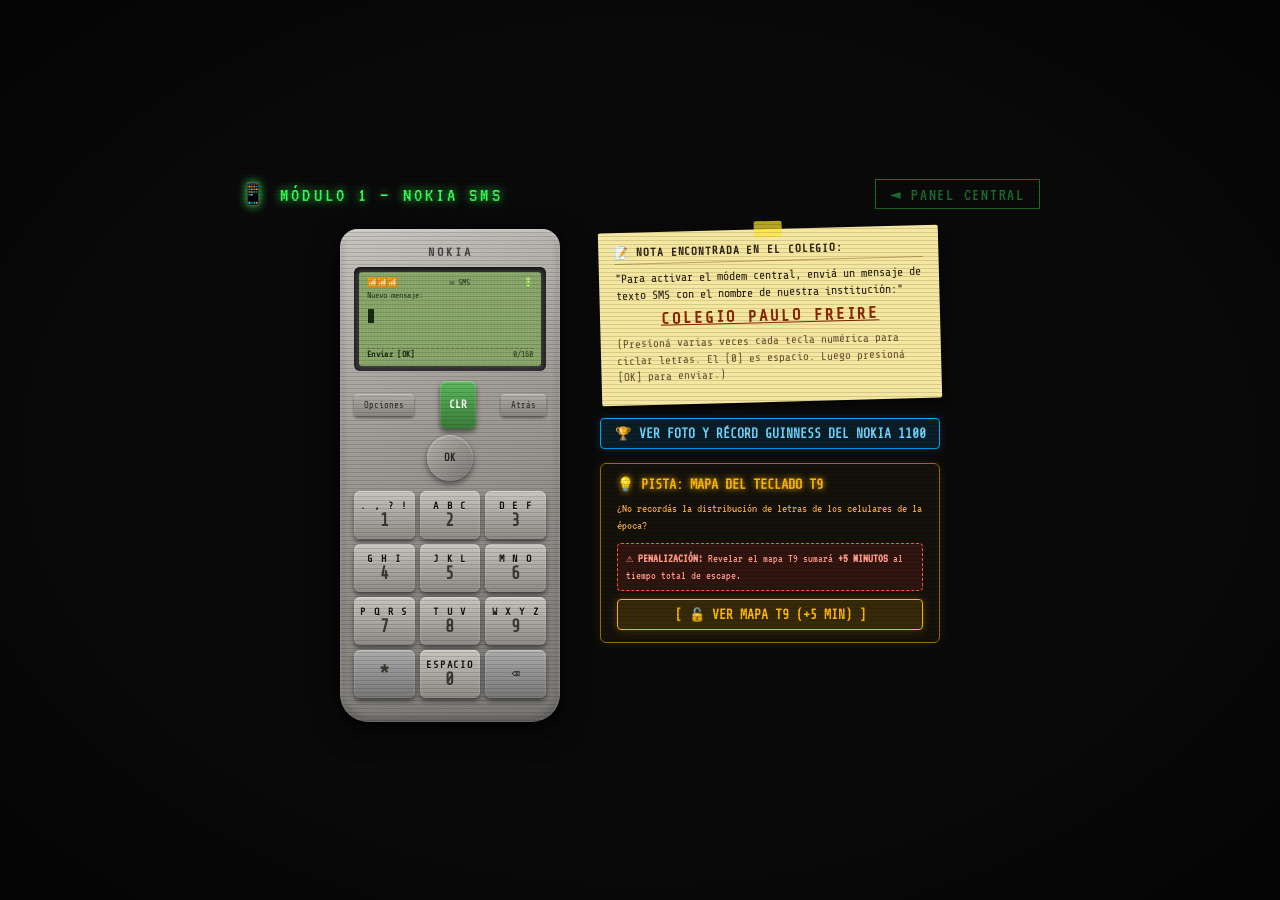
<file: puzzles/nokia.html>
<!DOCTYPE html>
<html lang="es">
<head>
  <meta charset="UTF-8">
  <meta name="viewport" content="width=device-width, initial-scale=1.0">
  <title>Nokia 1100 — Módulo SMS</title>
  <link href="https://fonts.googleapis.com/css2?family=VT323&family=Share+Tech+Mono&display=swap" rel="stylesheet">
  <link rel="stylesheet" href="../assets/css/style.css">
  <style>
    body {
      background: #0a0a0a;
      min-height: 100vh;
      display: flex;
      align-items: center;
      justify-content: center;
      font-family: 'VT323', monospace;
      flex-direction: column;
      gap: 20px;
      padding: 20px;
    }

    /* Page header */
    .page-top {
      width: 100%;
      max-width: 800px;
      display: flex;
      align-items: center;
      justify-content: space-between;
      flex-wrap: wrap;
      gap: 10px;
    }
    .page-top-title {
      font-size: 1.3rem;
      letter-spacing: .15em;
      color: var(--green);
      text-shadow: 0 0 10px var(--green);
    }

    /* Layout: phone + clue side by side */
    .main-layout {
      display: flex;
      gap: 40px;
      align-items: flex-start;
      justify-content: center;
      flex-wrap: wrap;
      width: 100%;
      max-width: 800px;
    }

    /* ── NOKIA PHONE ── */
    .nokia-phone {
      width: 220px;
      background: linear-gradient(160deg, #c8c5c0 0%, #9e9b96 40%, #7a7874 100%);
      border-radius: 18px 18px 28px 28px;
      padding: 16px 14px 24px;
      box-shadow:
        inset 0 2px 4px rgba(255,255,255,0.4),
        inset 0 -4px 8px rgba(0,0,0,0.3),
        0 8px 30px rgba(0,0,0,0.7),
        0 2px 6px rgba(0,0,0,0.5);
      position: relative;
      flex-shrink: 0;
    }

    /* Nokia brand */
    .nokia-brand {
      text-align: center;
      font-family: 'Share Tech Mono', monospace;
      font-size: 0.75rem;
      font-weight: bold;
      color: #4a4845;
      letter-spacing: .25em;
      margin-bottom: 8px;
    }

    /* LCD Screen */
    .nokia-screen-frame {
      background: #3a3a3a;
      border-radius: 6px;
      padding: 5px;
      box-shadow: inset 0 2px 6px rgba(0,0,0,0.8);
      margin-bottom: 10px;
    }
    .nokia-screen {
      background: #8baa6c;
      border-radius: 3px;
      width: 100%;
      height: 94px;
      padding: 6px 8px;
      position: relative;
      overflow: hidden;
      font-family: 'Share Tech Mono', monospace;
      display: flex;
      flex-direction: column;
      justify-content: flex-start;
      align-items: stretch;
      text-align: left;
    }
    /* LCD pixel grid texture */
    .nokia-screen::before {
      content: '';
      position: absolute;
      inset: 0;
      background-image:
        repeating-linear-gradient(0deg, rgba(0,0,0,0.04) 0px, rgba(0,0,0,0.04) 1px, transparent 1px, transparent 3px),
        repeating-linear-gradient(90deg, rgba(0,0,0,0.04) 0px, rgba(0,0,0,0.04) 1px, transparent 1px, transparent 3px);
      pointer-events: none;
    }

    .nokia-screen-top-bar {
      display: flex;
      justify-content: space-between;
      align-items: center;
      font-size: 0.52rem;
      color: #2a3a20;
      height: 12px;
      margin-bottom: 2px;
      line-height: 1;
      flex-shrink: 0;
    }

    .nokia-msg-label {
      font-size: 0.52rem;
      color: #2a3a20;
      height: 12px;
      margin-bottom: 2px;
      line-height: 1;
      text-align: left;
      flex-shrink: 0;
    }

    .nokia-text-display {
      flex: 1;
      font-size: 0.96rem;
      color: #1a2a10;
      line-height: 1.25;
      text-align: left;
      word-break: break-word;
      overflow-wrap: break-word;
      letter-spacing: .02em;
      display: block;
      width: 100%;
      margin: 0;
      padding: 0;
      user-select: none;
    }

    .nokia-cursor {
      display: inline-block;
      width: 6px;
      height: 0.9em;
      background: #1a2a10;
      vertical-align: middle;
      animation: blink .7s step-end infinite;
      margin-left: 1px;
    }

    .nokia-screen-bottom-bar {
      display: flex;
      justify-content: space-between;
      align-items: center;
      font-size: 0.52rem;
      color: #2a3a20;
      height: 12px;
      line-height: 1;
      flex-shrink: 0;
      border-top: 1px dashed rgba(42, 58, 32, 0.3);
      padding-top: 2px;
      margin-top: 2px;
      font-family: 'Share Tech Mono', monospace;
    }

    .nokia-send-cue {
      font-weight: bold;
      color: #1a2a10;
      letter-spacing: .04em;
    }

    .nokia-char-count {
      text-align: right;
      font-size: 0.5rem;
      color: #2a3a20;
    }

    /* Soft keys area */
    .nokia-softkeys {
      display: flex;
      align-items: center;
      justify-content: space-between;
      margin: 8px 0 6px;
      gap: 4px;
    }
    .soft-key {
      background: linear-gradient(180deg, #b0ada8 0%, #888580 100%);
      border: none;
      border-radius: 4px;
      padding: 6px 10px;
      font-size: 0.55rem;
      font-family: 'Share Tech Mono', monospace;
      color: #2a2825;
      cursor: pointer;
      box-shadow: 0 2px 3px rgba(0,0,0,0.4), inset 0 1px 1px rgba(255,255,255,0.3);
      transition: all .1s;
    }
    .soft-key:active { transform: translateY(1px); box-shadow: 0 1px 2px rgba(0,0,0,0.4); }

    /* D-pad / OK button */
    .nokia-dpad {
      display: flex;
      align-items: center;
      justify-content: center;
      margin: 4px 0;
    }
    .ok-btn {
      background: linear-gradient(135deg, #b5b2ad 0%, #7a7874 100%);
      border: none;
      border-radius: 50%;
      width: 46px;
      height: 46px;
      font-family: 'Share Tech Mono', monospace;
      font-size: 0.65rem;
      font-weight: bold;
      color: #2a2825;
      cursor: pointer;
      box-shadow: 0 3px 6px rgba(0,0,0,0.5), inset 0 1px 2px rgba(255,255,255,0.4);
      transition: all .1s;
    }
    .ok-btn:active { transform: scale(.96); }

    /* Numeric keypad */
    .nokia-keypad {
      display: grid;
      grid-template-columns: repeat(3, 1fr);
      gap: 5px;
      margin-top: 10px;
    }
    .n-key {
      background: linear-gradient(180deg, #c8c5bf 0%, #8e8b86 100%);
      border: none;
      border-radius: 6px;
      padding: 6px 4px 5px;
      cursor: pointer;
      box-shadow: 0 3px 5px rgba(0,0,0,0.5), inset 0 1px 2px rgba(255,255,255,0.4);
      transition: all .1s;
      display: flex;
      flex-direction: column;
      align-items: center;
      gap: 2px;
      min-height: 48px;
      justify-content: center;
    }
    .n-key:active {
      transform: translateY(2px);
      box-shadow: 0 1px 3px rgba(0,0,0,0.5);
    }
    .n-key-letters {
      font-family: 'Share Tech Mono', monospace;
      font-size: 0.64rem;
      font-weight: bold;
      color: #11100e;
      letter-spacing: .08em;
      line-height: 1.1;
      text-shadow: 0 1px 0 rgba(255,255,255,0.3);
    }
    .n-key-num {
      font-family: 'Share Tech Mono', monospace;
      font-size: 1.05rem;
      color: #3a3630;
      font-weight: bold;
      line-height: 1;
    }

    /* Call / End keys */
    .call-key {
      background: linear-gradient(180deg, #5cb85c 0%, #3a7a3a 100%);
      border-radius: 6px;
    }
    .call-key .n-key-num { color: #fff; font-size: .75rem; }

    .end-key {
      background: linear-gradient(180deg, #c0392b 0%, #8a2820 100%);
      border-radius: 6px;
    }
    .end-key .n-key-num { color: #fff; font-size: .75rem; }

    /* ── CLUE PANEL ── */
    .clue-panel {
      max-width: 320px;
      flex: 1;
      min-width: 240px;
    }

    .clue-note {
      background: #f5e6a0;
      padding: 14px 16px;
      border-radius: 2px;
      box-shadow: 3px 3px 10px rgba(0,0,0,0.5), 0 0 0 1px rgba(0,0,0,0.1);
      transform: rotate(-1.5deg);
      font-family: 'Share Tech Mono', monospace;
      color: #2a2010;
      position: relative;
    }
    .clue-note::before {
      content: '';
      position: absolute;
      top: -8px; left: 50%;
      transform: translateX(-50%);
      width: 28px; height: 16px;
      background: rgba(255,230,50,0.7);
      border-radius: 2px;
    }
    .clue-note h3 {
      font-size: 0.7rem;
      margin-bottom: 6px;
      letter-spacing: .08em;
      border-bottom: 1px solid #c0a060;
      padding-bottom: 4px;
    }
    .clue-note p {
      font-size: 0.74rem;
      line-height: 1.45;
      margin-bottom: 6px;
    }
    .clue-word {
      font-size: 1.05rem;
      font-weight: bold;
      color: #8b2500;
      display: block;
      margin: 6px 0;
      letter-spacing: .12em;
      text-align: center;
      text-decoration: underline;
    }

    .instructions {
      background: rgba(51,255,85,.04);
      border: 1px solid var(--border);
      padding: 14px 18px;
      max-width: 320px;
      flex: 1;
      min-width: 240px;
    }
    .instructions h4 {
      font-size: 1rem;
      letter-spacing: .1em;
      margin-bottom: 10px;
      color: var(--amber);
      text-shadow: 0 0 8px var(--amber);
    }
    .instructions p {
      font-size: .95rem;
      color: var(--green-dim);
      line-height: 1.7;
      margin-bottom: 6px;
    }
    .instructions .t9-hint {
      font-size: .85rem;
      color: #3a5a3a;
      margin-top: 8px;
      line-height: 1.6;
    }

    /* Code reveal */
    .code-reveal {
      display: none;
      text-align: center;
      padding: 20px 30px;
      border: 1px solid var(--amber);
      background: rgba(255,184,0,.05);
      animation: pulseAmber 1.5s infinite alternate;
      max-width: 300px;
    }
    .code-reveal.show { display: block; }
    .code-reveal h3 {
      font-size: 1.1rem;
      color: var(--amber);
      letter-spacing: .15em;
      text-shadow: 0 0 10px var(--amber);
      margin-bottom: 8px;
    }
    .code-reveal .code-digits {
      font-size: 3.5rem;
      color: var(--amber);
      text-shadow: 0 0 25px var(--amber), 0 0 5px var(--amber);
      letter-spacing: .5em;
    }
    @keyframes pulseAmber {
      from { box-shadow: 0 0 10px rgba(255,184,0,.2); }
      to   { box-shadow: 0 0 30px rgba(255,184,0,.45); }
    }

    .feedback-msg {
      font-size: 1rem;
      color: var(--green-dim);
      text-align: center;
      min-height: 1.5em;
    }
    .feedback-msg.ok  { color: var(--green); text-shadow: 0 0 8px var(--green); }
    .feedback-msg.err { color: var(--red); text-shadow: 0 0 8px var(--red); }

    /* ── Hint Box & Penalty UI ── */
    .hint-container {
      background: rgba(255, 184, 0, 0.04);
      border: 1px solid var(--amber-dim);
      border-radius: 6px;
      padding: 12px 16px;
      box-shadow: 0 0 12px rgba(255, 184, 0, 0.1);
    }
    .hint-header {
      font-family: 'Share Tech Mono', monospace;
      font-size: 0.85rem;
      font-weight: bold;
      color: var(--amber);
      text-shadow: 0 0 6px var(--amber);
      margin-bottom: 8px;
      display: flex;
      align-items: center;
      gap: 6px;
    }
    .penalty-warning-badge {
      background: rgba(255, 60, 60, 0.12);
      border: 1px dashed #ff5544;
      color: #ff9988;
      font-size: 0.76rem;
      line-height: 1.4;
      padding: 6px 8px;
      border-radius: 4px;
      margin: 8px 0;
    }
    .btn-unlock-hint {
      font-family: 'Share Tech Mono', monospace;
      font-size: 0.82rem;
      font-weight: bold;
      padding: 7px 12px;
      width: 100%;
      background: rgba(255, 184, 0, 0.15);
      border: 1px solid var(--amber);
      color: var(--amber);
      border-radius: 4px;
      cursor: pointer;
      box-shadow: 0 0 10px rgba(255, 184, 0, 0.25);
      transition: all 0.15s;
    }
    .btn-unlock-hint:hover {
      background: var(--amber);
      color: #000;
      box-shadow: 0 0 16px var(--amber);
    }
    .penalty-applied-badge {
      background: rgba(255, 184, 0, 0.15);
      border: 1px solid var(--amber);
      color: var(--amber);
      font-family: 'Share Tech Mono', monospace;
      font-size: 0.76rem;
      font-weight: bold;
      padding: 5px 8px;
      border-radius: 4px;
      margin-bottom: 10px;
      text-align: center;
      animation: pulseAmber 1s infinite alternate;
    }

    /* Modal confirmation for hint */
    .hint-confirm-overlay {
      position: fixed;
      inset: 0;
      background: rgba(0, 10, 0, 0.85);
      backdrop-filter: blur(3px);
      display: flex;
      align-items: center;
      justify-content: center;
      z-index: 1000;
      padding: 16px;
    }
    .hint-confirm-box {
      background: #051a08;
      border: 2px solid var(--amber);
      box-shadow: 0 0 25px rgba(255, 184, 0, 0.4);
      border-radius: 6px;
      max-width: 380px;
      width: 100%;
      padding: 18px 20px;
      text-align: center;
      font-family: 'Share Tech Mono', monospace;
    }
    .hint-confirm-title {
      font-size: 1rem;
      font-weight: bold;
      color: var(--amber);
      text-shadow: 0 0 8px var(--amber);
    }
    .btn-hint-act {
      font-family: 'Share Tech Mono', monospace;
      font-size: 0.82rem;
      font-weight: bold;
      padding: 6px 14px;
      border-radius: 4px;
      cursor: pointer;
      transition: all 0.15s;
    }
    .btn-hint-yes {
      background: rgba(255, 60, 60, 0.2);
      border: 1px solid #ff4444;
      color: #ff8888;
    }
    .btn-hint-yes:hover {
      background: #ff4444;
      color: #000;
    }
    .btn-hint-no {
      background: rgba(51, 255, 85, 0.1);
      border: 1px solid var(--green);
      color: var(--green);
    }
    .btn-hint-no:hover {
      background: var(--green);
      color: #000;
    }
  </style>
</head>
<body>

  <!-- Page header -->
  <div class="page-top">
    <div class="page-top-title glow">📱 MÓDULO 1 — NOKIA SMS</div>
    <a href="../index.html" class="btn-back">◄ PANEL CENTRAL</a>
  </div>

  <!-- Main layout -->
  <div class="main-layout">

    <!-- NOKIA PHONE -->
    <div class="nokia-phone" id="nokia-phone">
      <div class="nokia-brand">NOKIA</div>

      <div class="nokia-screen-frame">
        <div class="nokia-screen">
          <div class="nokia-screen-top-bar">
            <span>📶📶📶</span>
            <span>✉ SMS</span>
            <span>🔋</span>
          </div>
          <div class="nokia-msg-label">Nuevo mensaje:</div>
          <div class="nokia-text-display" id="nokia-display"><span id="nokia-text"></span><span class="nokia-cursor" id="nokia-cur"></span></div>
          <div class="nokia-screen-bottom-bar">
            <span class="nokia-send-cue">Enviar [OK]</span>
            <span class="nokia-char-count" id="char-count">0/160</span>
          </div>
        </div>
      </div>

      <!-- Soft keys -->
      <div class="nokia-softkeys">
        <button class="soft-key" onclick="pressSoftLeft()">Opciones</button>
        <button class="n-key call-key" style="width:36px;height:36px;padding:4px" onclick="clearAll()">
          <span class="n-key-num" style="font-size:.7rem">CLR</span>
        </button>
        <button class="soft-key" onclick="pressSoftRight()">Atrás</button>
      </div>

      <!-- D-pad / OK Send button -->
      <div class="nokia-dpad">
        <button class="ok-btn" onclick="sendSms()" title="Enviar SMS">OK</button>
      </div>

      <!-- Keypad -->
      <div class="nokia-keypad">
        <button class="n-key" onclick="pressKey('1')">
          <span class="n-key-letters">. , ? !</span>
          <span class="n-key-num">1</span>
        </button>
        <button class="n-key" onclick="pressKey('2')">
          <span class="n-key-letters">A B C</span>
          <span class="n-key-num">2</span>
        </button>
        <button class="n-key" onclick="pressKey('3')">
          <span class="n-key-letters">D E F</span>
          <span class="n-key-num">3</span>
        </button>
        <button class="n-key" onclick="pressKey('4')">
          <span class="n-key-letters">G H I</span>
          <span class="n-key-num">4</span>
        </button>
        <button class="n-key" onclick="pressKey('5')">
          <span class="n-key-letters">J K L</span>
          <span class="n-key-num">5</span>
        </button>
        <button class="n-key" onclick="pressKey('6')">
          <span class="n-key-letters">M N O</span>
          <span class="n-key-num">6</span>
        </button>
        <button class="n-key" onclick="pressKey('7')">
          <span class="n-key-letters">P Q R S</span>
          <span class="n-key-num">7</span>
        </button>
        <button class="n-key" onclick="pressKey('8')">
          <span class="n-key-letters">T U V</span>
          <span class="n-key-num">8</span>
        </button>
        <button class="n-key" onclick="pressKey('9')">
          <span class="n-key-letters">W X Y Z</span>
          <span class="n-key-num">9</span>
        </button>
        <button class="n-key" style="background:linear-gradient(180deg,#aaa 0%,#777 100%);" onclick="pressKey('*')">
          <span class="n-key-num" style="font-size:1.2rem">*</span>
        </button>
        <button class="n-key" onclick="pressKey('0')">
          <span class="n-key-letters">ESPACIO</span>
          <span class="n-key-num">0</span>
        </button>
        <button class="n-key" style="background:linear-gradient(180deg,#aaa 0%,#777 100%);" onclick="backspace()">
          <span class="n-key-num" style="font-size:.85rem">⌫</span>
        </button>
      </div>

    </div><!-- /nokia-phone -->

    <!-- RIGHT COLUMN: clue + instructions + code -->
    <div style="display:flex;flex-direction:column;gap:14px;flex:1;min-width:240px;max-width:340px;">

      <!-- Clue Note -->
      <div class="clue-note">
        <h3>📝 NOTA ENCONTRADA EN EL COLEGIO:</h3>
        <p>
          "Para activar el módem central, enviá un mensaje de texto SMS con el nombre de nuestra institución:"
        </p>
        <span class="clue-word" style="font-size:1rem;letter-spacing:.12em">COLEGIO PAULO FREIRE</span>
        <p style="font-size:.7rem;color:#6a5030;margin-top:8px">
          (Presioná varias veces cada tecla numérica para ciclar letras. El [0] es espacio. Luego presioná [OK] para enviar.)
        </p>
      </div>

      <!-- Guinness World Record & History Button -->
      <button type="button" class="btn-unlock-hint" onclick="openNokiaHistoryModal()" style="background:rgba(0,168,255,0.12);border:1px solid #00a8ff;color:#70d6ff;box-shadow:0 0 10px rgba(0,168,255,0.2);margin-top:2px;cursor:pointer;display:flex;align-items:center;justify-content:center;gap:8px;">
        <span>🏆</span>
        <span>VER FOTO Y RÉCORD GUINNESS DEL NOKIA 1100</span>
      </button>

      <!-- Hint System Box -->
      <div class="hint-container" id="hint-container">
        <div class="hint-header">
          <span>💡 PISTA: MAPA DEL TECLADO T9</span>
        </div>

        <!-- Locked hint view -->
        <div class="hint-locked-box" id="hint-locked-box">
          <p style="font-size:0.8rem;color:#e8a040;line-height:1.4">
            ¿No recordás la distribución de letras de los celulares de la época?
          </p>
          <div class="penalty-warning-badge">
            ⚠️ <b>PENALIZACIÓN:</b> Revelar el mapa T9 sumará <b>+5 MINUTOS</b> al tiempo total de escape.
          </div>
          <button class="btn-unlock-hint" onclick="requestUnlockHint()">
            [ 🔓 VER MAPA T9 (+5 MIN) ]
          </button>
        </div>

        <!-- Revealed T9 reference -->
        <div class="hint-revealed-box" id="hint-revealed-box" style="display:none;">
          <div class="penalty-applied-badge">
            ⏱️ ¡PENALIZACIÓN: +5 MINUTOS SUMADOS AL CRONÓMETRO!
          </div>
          <div class="instructions" style="background:transparent;border:none;padding:0;max-width:100%;">
            <h4 style="font-size:0.88rem;margin-bottom:4px">▶ MÉTODO T9</h4>
            <p style="font-size:.8rem;line-height:1.35;margin-bottom:4px">Presioná la tecla varias veces para ciclar entre sus letras:</p>
            <div class="t9-hint" style="font-size:.82rem;line-height:1.55;color:#99e699">
              2→A B C &nbsp;|&nbsp; 3→D E F<br>
              4→G H I &nbsp;|&nbsp; 5→J K L<br>
              6→M N O &nbsp;|&nbsp; 7→P Q R S<br>
              8→T U V &nbsp;|&nbsp; 9→W X Y Z<br>
              0→<b>ESPACIO</b>
            </div>
          </div>
        </div>
      </div>

      <!-- Feedback -->
      <div class="feedback-msg" id="feedback"></div>

      <!-- Code reveal -->
      <div class="code-reveal" id="code-reveal">
        <h3>✓ SMS ENVIADO — CÓDIGO DESBLOQUEADO</h3>
        <div class="code-digits">472</div>
        <p style="font-size:.9rem;color:var(--green-dim);margin-top:8px">Anota este código en el panel central</p>
      </div>

    </div>

  </div><!-- /main-layout -->

  <!-- ══ MODAL HISTORIA & RÉCORD GUINNESS NOKIA 1100 ══ -->
  <div class="hint-confirm-overlay" id="nokia-history-modal" style="display:none;z-index:1100;">
    <div class="hint-confirm-box" style="max-width:520px;border-color:#00a8ff;box-shadow:0 0 35px rgba(0,168,255,0.45);text-align:left;background:#061017;padding:18px 22px;">
      
      <div style="display:flex;justify-content:space-between;align-items:center;border-bottom:1px solid #1a384c;padding-bottom:8px;margin-bottom:12px;">
        <div style="font-size:1.05rem;font-weight:bold;color:#70d6ff;display:flex;align-items:center;gap:6px;">
          <span>🏆</span>
          <span>NOKIA 1100 — RÉCORD GUINNESS MUNDIAL</span>
        </div>
        <button type="button" onclick="closeNokiaHistoryModal()" style="background:transparent;border:none;color:#ff5555;font-size:1.2rem;cursor:pointer;font-weight:bold;">✕</button>
      </div>

      <div style="display:flex;gap:16px;align-items:flex-start;flex-wrap:wrap;">
        <div style="text-align:center;flex-shrink:0;margin:0 auto;">
          <img src="../assets/images/nokia_1100.jpg" alt="Nokia 1100 Original" style="width:145px;height:145px;object-fit:cover;border-radius:6px;border:2px solid #00a8ff;box-shadow:0 0 16px rgba(0,168,255,0.35);display:block;">
          <span style="font-size:0.68rem;color:#88aacc;margin-top:4px;display:block;">Nokia 1100 (2003)</span>
        </div>

        <div style="flex:1;min-width:220px;font-size:0.82rem;line-height:1.45;color:#c0d8ea;">
          <div style="background:rgba(0,168,255,0.1);border-left:3px solid #00a8ff;padding:5px 8px;margin-bottom:8px;font-weight:bold;color:#70d6ff;">
            🥇 El dispositivo electrónico más vendido de toda la historia humana: +250 millones de unidades.
          </div>
          <p style="margin-bottom:6px;">
            • <b>Récord Imbatible:</b> Lanzado a finales de 2003, superó en ventas a la PlayStation 2, al Game Boy y a cualquier modelo de iPhone.
          </p>
          <p style="margin-bottom:6px;">
            • <b>Indestructible:</b> Famoso por su teclado de silicona monobloque resistente al polvo, su linterna frontal y una batería que duraba más de 7 días.
          </p>
          <p>
            • <b>Ícono Popular:</b> Conquistó el mundo con su juego de la viborita (<i>Snake II</i>) y su legendaria durabilidad a prueba de golpes.
          </p>
        </div>
      </div>

      <div style="text-align:center;margin-top:14px;border-top:1px solid #1a384c;padding-top:10px;">
        <button type="button" class="btn-hint-act btn-hint-no" style="background:#00a8ff;color:#000;border:none;font-weight:bold;padding:6px 24px;" onclick="closeNokiaHistoryModal()">
          [ ENTENDIDO / CERRAR ]
        </button>
      </div>

    </div>
  </div>

  <!-- Modal confirmation for hint -->
  <div class="hint-confirm-overlay" id="hint-confirm-overlay" style="display:none;">
    <div class="hint-confirm-box">
      <div class="hint-confirm-title">⚠️ SOLICITAR PISTA T9</div>
      <p style="font-size:0.86rem;color:#ffd080;line-height:1.4;margin:12px 0;">
        ¿Deseas desbloquear el mapa del teclado?<br>
        Se sumarán <b>5 minutos de penalización</b> inmediatamente al cronómetro total de escape.
      </p>
      <div style="display:flex;gap:10px;justify-content:center;margin-top:14px;">
        <button class="btn-hint-act btn-hint-yes" onclick="applyHintPenalty()">[ SÍ, APLICAR +5 MIN ]</button>
        <button class="btn-hint-act btn-hint-no" onclick="closeHintConfirm()">[ CANCELAR ]</button>
      </div>
    </div>
  </div>

<script>
  // ── T9 Data ──────────────────────────────────────────────
  const t9Map = {
    '1': ['.', ',', '?', '!', '-'],
    '2': ['A', 'B', 'C'],
    '3': ['D', 'E', 'F'],
    '4': ['G', 'H', 'I'],
    '5': ['J', 'K', 'L'],
    '6': ['M', 'N', 'O'],
    '7': ['P', 'Q', 'R', 'S'],
    '8': ['T', 'U', 'V'],
    '9': ['W', 'X', 'Y', 'Z'],
    '0': [' ']
  };

  const TARGET = 'COLEGIO PAULO FREIRE';
  const SECRET_CODE = '472';

  let confirmed   = '';
  let pendingKey  = null;
  let pendingIdx  = 0;
  let autoTimer   = null;
  let solved      = false;

  // ── UI helpers ───────────────────────────────────────────
  function updateDisplay() {
    const textEl  = document.getElementById('nokia-text');
    const curEl   = document.getElementById('nokia-cur');
    const cntEl   = document.getElementById('char-count');

    const pending = pendingKey ? t9Map[pendingKey][pendingIdx] : '';
    const fullText = confirmed + pending;

    textEl.textContent = fullText;
    curEl.style.display = fullText.length >= 160 ? 'none' : 'inline-block';
    cntEl.textContent   = `${fullText.length}/160`;
  }

  function showFeedback(msg, cls = '') {
    const el = document.getElementById('feedback');
    el.textContent = msg;
    el.className   = 'feedback-msg ' + cls;
  }

  // ── Nokia Audio Engine (Web Audio API) ────────────────────
  let audioCtx = null;
  function getAudioCtx() {
    if (!audioCtx) {
      audioCtx = new (window.AudioContext || window.webkitAudioContext)();
    }
    if (audioCtx.state === 'suspended') {
      audioCtx.resume();
    }
    return audioCtx;
  }

  // Clásico bip de teclado Nokia 1100 (1050 Hz)
  function playNokiaKeyBeep() {
    try {
      const ctx = getAudioCtx();
      const osc = ctx.createOscillator();
      const gain = ctx.createGain();

      osc.type = 'square';
      osc.frequency.setValueAtTime(1050, ctx.currentTime);

      gain.gain.setValueAtTime(0.08, ctx.currentTime);
      gain.gain.exponentialRampToValueAtTime(0.001, ctx.currentTime + 0.045);

      osc.connect(gain);
      gain.connect(ctx.destination);

      osc.start(ctx.currentTime);
      osc.stop(ctx.currentTime + 0.05);
    } catch(e) {}
  }

  // Bip de borrado / retroceso
  function playNokiaDeleteBeep() {
    try {
      const ctx = getAudioCtx();
      const osc = ctx.createOscillator();
      const gain = ctx.createGain();

      osc.type = 'square';
      osc.frequency.setValueAtTime(750, ctx.currentTime);

      gain.gain.setValueAtTime(0.07, ctx.currentTime);
      gain.gain.exponentialRampToValueAtTime(0.001, ctx.currentTime + 0.04);

      osc.connect(gain);
      gain.connect(ctx.destination);

      osc.start(ctx.currentTime);
      osc.stop(ctx.currentTime + 0.045);
    } catch(e) {}
  }

  // Tono especial clásico de Nokia SMS recibido/enviado (... -- ...)
  function playNokiaSmsTone() {
    try {
      const ctx = getAudioCtx();
      const notes = [
        { t: 0.00, d: 0.04, f: 1800 },
        { t: 0.08, d: 0.04, f: 1800 },
        { t: 0.16, d: 0.04, f: 1800 },
        { t: 0.28, d: 0.12, f: 1800 },
        { t: 0.44, d: 0.12, f: 1800 },
        { t: 0.60, d: 0.04, f: 1800 },
        { t: 0.68, d: 0.04, f: 1800 },
        { t: 0.76, d: 0.04, f: 1800 }
      ];

      notes.forEach(n => {
        const osc = ctx.createOscillator();
        const gain = ctx.createGain();
        osc.type = 'square';
        osc.frequency.setValueAtTime(n.f, ctx.currentTime + n.t);

        gain.gain.setValueAtTime(0.12, ctx.currentTime + n.t);
        gain.gain.exponentialRampToValueAtTime(0.001, ctx.currentTime + n.t + n.d);

        osc.connect(gain);
        gain.connect(ctx.destination);

        osc.start(ctx.currentTime + n.t);
        osc.stop(ctx.currentTime + n.t + n.d + 0.01);
      });
    } catch(e) {}
  }

  // ── T9 logic ─────────────────────────────────────────────
  function pressKey(key) {
    if (solved) return;
    if (!(key in t9Map)) return;
    
    // Sonido clásico de tecla Nokia
    playNokiaKeyBeep();

    // Evitar espacios en blanco al inicio del mensaje vacío
    if (key === '0' && confirmed.length === 0 && pendingKey === null) return;
    if ((confirmed + (pendingKey ? t9Map[pendingKey][pendingIdx] : '')).length >= 160) return;

    clearTimeout(autoTimer);

    if (key === pendingKey) {
      // Cycle through letters for same key
      pendingIdx = (pendingIdx + 1) % t9Map[key].length;
    } else {
      // New key → commit pending letter first
      if (pendingKey !== null) {
        confirmed += t9Map[pendingKey][pendingIdx];
      }
      pendingKey = key;
      pendingIdx = 0;
    }

    updateDisplay();
    showFeedback(`Tecla [${key}] → seleccionando: ${t9Map[key][pendingIdx]}`);

    // Auto-confirm after 1.5 s
    autoTimer = setTimeout(commitLetter, 1500);
  }

  function commitLetter() {
    if (pendingKey === null) return;
    confirmed += t9Map[pendingKey][pendingIdx];
    pendingKey  = null;
    pendingIdx  = 0;
    clearTimeout(autoTimer);
    updateDisplay();
    showFeedback('');
  }

  function confirmLetter() {
    commitLetter();
  }

  // ── Botón OK para Enviar el SMS ───────────────────────────
  function sendSms() {
    if (solved) return;
    commitLetter();

    const text = confirmed.trim().toUpperCase();

    if (text === TARGET) {
      solved = true;
      clearTimeout(autoTimer);

      // Reproducir tono clásico de SMS Nokia
      playNokiaSmsTone();

      // Animate screen
      const screen = document.querySelector('.nokia-screen');
      screen.style.background = '#a8d080';

      showFeedback('¡ MENSAJE ENVIADO A DIRECCIÓN ! ✓', 'ok');

      setTimeout(() => {
        // Save to localStorage
        localStorage.setItem('er_nokia', SECRET_CODE);

        // Show code reveal
        const cr = document.getElementById('code-reveal');
        cr.classList.add('show');
        cr.scrollIntoView({ behavior: 'smooth', block: 'nearest' });
      }, 500);
    } else if (text.length === 0) {
      playNokiaDeleteBeep();
      showFeedback('El mensaje está vacío. Escribí el texto antes de presionar OK.');
    } else {
      playNokiaDeleteBeep();
      showFeedback(`Texto incorrecto: "${text}". Debe decir exactamente "${TARGET}".`);
    }
  }

  function backspace() {
    if (solved) return;
    playNokiaDeleteBeep();
    clearTimeout(autoTimer);
    if (pendingKey !== null) {
      pendingKey = null;
      pendingIdx = 0;
    } else {
      confirmed = confirmed.slice(0, -1);
    }
    updateDisplay();
    showFeedback('');
  }

  function clearAll() {
    if (solved) return;
    playNokiaDeleteBeep();
    clearTimeout(autoTimer);
    confirmed  = '';
    pendingKey = null;
    pendingIdx = 0;
    updateDisplay();
    showFeedback('');
  }

  function pressSoftLeft() { sendSms(); }
  function pressSoftRight() { backspace(); }

  // ── Hint Penalty & Reveal System ────────────────────────
  function playPenaltySound() {
    try {
      const ctx = getAudioCtx();
      [220, 180, 140].forEach((freq, i) => {
        const osc = ctx.createOscillator();
        const gain = ctx.createGain();
        osc.type = 'sawtooth';
        osc.frequency.setValueAtTime(freq, ctx.currentTime + i * 0.12);
        gain.gain.setValueAtTime(0.12, ctx.currentTime + i * 0.12);
        gain.gain.exponentialRampToValueAtTime(0.001, ctx.currentTime + i * 0.12 + 0.18);
        osc.connect(gain);
        gain.connect(ctx.destination);
        osc.start(ctx.currentTime + i * 0.12);
        osc.stop(ctx.currentTime + i * 0.12 + 0.19);
      });
    } catch(e) {}
  }

  function requestUnlockHint() {
    document.getElementById('hint-confirm-overlay').style.display = 'flex';
  }

  function closeHintConfirm() {
    document.getElementById('hint-confirm-overlay').style.display = 'none';
  }

  function applyHintPenalty() {
    closeHintConfirm();
    playPenaltySound();

    // Sumar 5 minutos de penalización al cronómetro general
    let st = parseInt(localStorage.getItem('er_start_time') || Date.now(), 10);
    st -= (5 * 60 * 1000); // Mover el inicio 5 min al pasado incrementa 5 min el tiempo transcurrido
    localStorage.setItem('er_start_time', st.toString());
    localStorage.setItem('er_nokia_hint_used', '1');

    revealHintUI(true);
  }

  function openNokiaHistoryModal() {
    const m = document.getElementById('nokia-history-modal');
    if (m) m.style.display = 'flex';
  }

  function closeNokiaHistoryModal() {
    const m = document.getElementById('nokia-history-modal');
    if (m) m.style.display = 'none';
  }

  function revealHintUI(animate) {
    const locked = document.getElementById('hint-locked-box');
    const revealed = document.getElementById('hint-revealed-box');
    if (locked) locked.style.display = 'none';
    if (revealed) {
      revealed.style.display = 'block';
      if (animate) {
        revealed.scrollIntoView({ behavior: 'smooth', block: 'nearest' });
      }
    }
  }

  // ── Keyboard support (Teclado físico) ────────────────────
  document.addEventListener('keydown', e => {
    // Si el diálogo de confirmación de pista está abierto
    const modal = document.getElementById('hint-confirm-overlay');
    if (modal && modal.style.display === 'flex') {
      if (e.key.toUpperCase() === 'S' || e.key.toUpperCase() === 'Y' || e.key === 'Enter') {
        e.preventDefault();
        applyHintPenalty();
        return;
      }
      if (e.key.toUpperCase() === 'N' || e.key === 'Escape') {
        e.preventDefault();
        closeHintConfirm();
        return;
      }
      return;
    }

    // Si el modal de historia del Nokia 1100 está abierto
    const historyModal = document.getElementById('nokia-history-modal');
    if (historyModal && historyModal.style.display === 'flex') {
      if (e.key === 'Escape' || e.key === 'Enter') {
        e.preventDefault();
        closeNokiaHistoryModal();
        return;
      }
    }

    if (solved) return;
    if (e.key >= '0' && e.key <= '9') {
      pressKey(e.key);
    } else if (e.key === 'Backspace' || e.key === 'Delete') {
      backspace();
    } else if (e.key === 'Enter') {
      sendSms();
    } else if (e.key === ' ' || e.code === 'Space') {
      pressKey('0');
    }
  });

  // ── Init ─────────────────────────────────────────────────
  (function init() {
    updateDisplay();

    // Check if hint was already unlocked
    if (localStorage.getItem('er_nokia_hint_used') === '1') {
      revealHintUI(false);
    }

    // Check if already solved
    if (localStorage.getItem('er_nokia')) {
      solved = true;
      confirmed = TARGET;
      updateDisplay();
      document.getElementById('code-reveal').classList.add('show');
      showFeedback('¡Módulo ya completado! ✓', 'ok');
    }
  })();
</script>
</body>
</html>
</file>
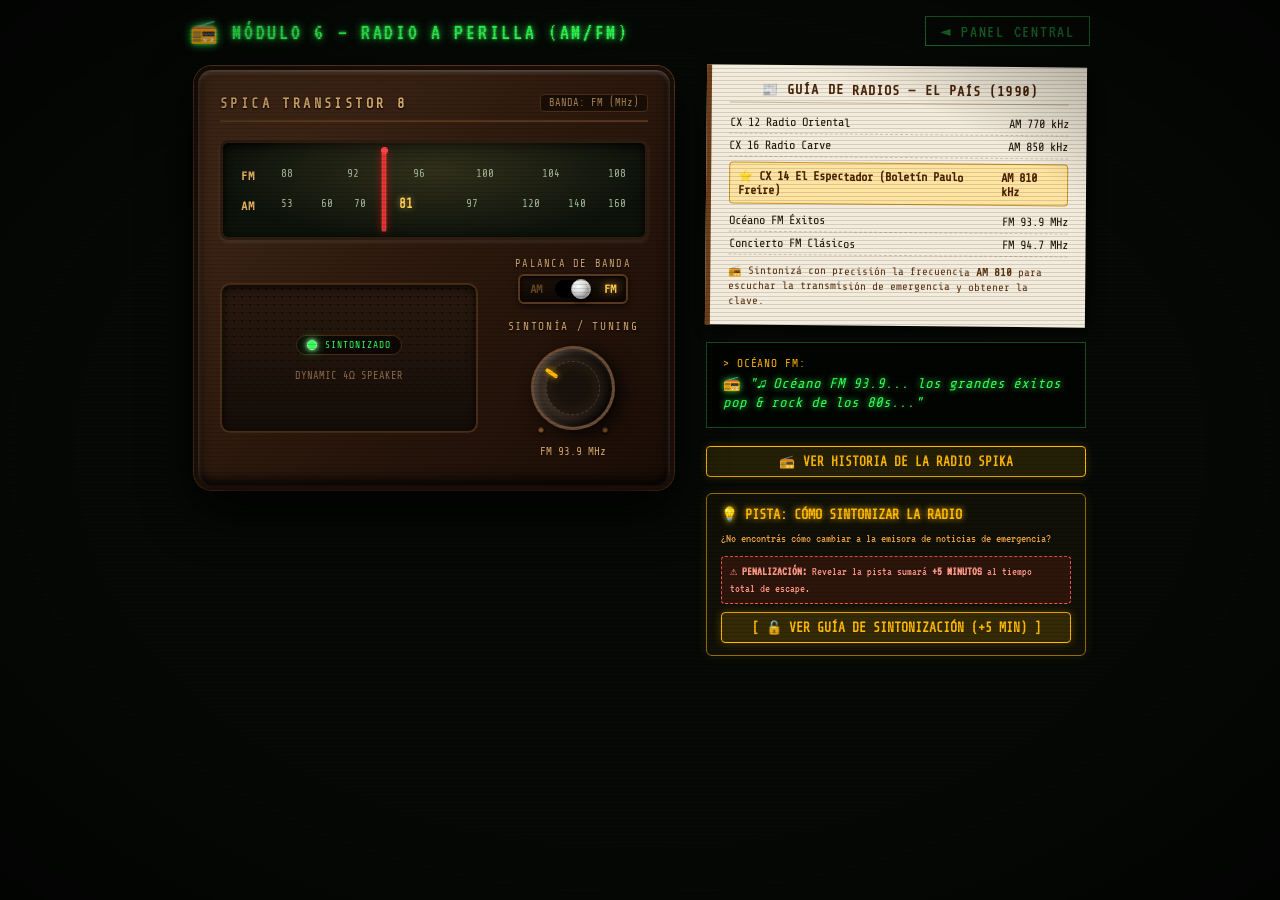
<file: puzzles/radio.html>
<!DOCTYPE html>
<html lang="es">
<head>
  <meta charset="UTF-8">
  <meta name="viewport" content="width=device-width, initial-scale=1.0">
  <title>Módulo 6 — Radio a Perilla | Escape Room</title>
  <link rel="stylesheet" href="../assets/css/style.css">
  <style>
    body {
      background: #060906;
      display: flex;
      flex-direction: column;
      align-items: center;
      min-height: 100vh;
      padding: 16px;
      user-select: none;
    }

    .page-top {
      width: 100%;
      max-width: 900px;
      display: flex;
      justify-content: space-between;
      align-items: center;
      margin-bottom: 20px;
      flex-wrap: wrap;
      gap: 10px;
    }
    .page-top-title {
      font-size: 1.4rem;
      letter-spacing: .12em;
    }

    .main-layout {
      display: flex;
      gap: 32px;
      align-items: flex-start;
      justify-content: center;
      flex-wrap: wrap;
      width: 100%;
      max-width: 920px;
    }

    /* ── VINTAGE RADIO CHASSIS ── */
    .radio-cabinet {
      width: 480px;
      background: linear-gradient(135deg, #442a18 0%, #2b180d 50%, #1a0d06 100%);
      border-radius: 18px;
      padding: 24px 22px 28px;
      border: 4px solid #1a0e07;
      box-shadow:
        inset 0 2px 4px rgba(255,255,255,0.25),
        inset 0 -6px 12px rgba(0,0,0,0.9),
        0 20px 50px rgba(0,0,0,0.9),
        0 0 0 1px #6b4423;
      position: relative;
      display: flex;
      flex-direction: column;
      gap: 18px;
    }

    /* Radio Top Handle & Trim */
    .radio-top-bar {
      display: flex;
      justify-content: space-between;
      align-items: center;
      border-bottom: 2px solid #5a381d;
      padding-bottom: 8px;
    }
    .radio-brand {
      font-family: 'Share Tech Mono', monospace;
      font-size: 0.85rem;
      letter-spacing: .25em;
      color: #d4a76a;
      text-shadow: 0 1px 2px #000;
      font-weight: bold;
    }
    .radio-band-badge {
      font-family: 'Share Tech Mono', monospace;
      font-size: 0.65rem;
      color: #a88152;
      background: #190e06;
      padding: 2px 8px;
      border-radius: 4px;
      border: 1px solid #4a2c14;
    }

    /* ── HORIZONTAL TUNING DIAL SCALE ── */
    .dial-window {
      background: #0d120a;
      border: 3px solid #2d1c10;
      border-radius: 8px;
      padding: 14px 18px 12px;
      box-shadow:
        inset 0 3px 10px rgba(0,0,0,0.9),
        0 2px 4px rgba(255,255,255,0.1);
      position: relative;
      overflow: hidden;
    }
    .dial-window::before {
      content: '';
      position: absolute;
      inset: 0;
      background: radial-gradient(ellipse at 50% 30%, rgba(255,220,130,0.15), transparent 75%);
      pointer-events: none;
    }

    /* Scale Tracks */
    .scale-row {
      display: flex;
      align-items: center;
      position: relative;
      margin: 8px 0;
      font-family: 'Share Tech Mono', monospace;
    }
    .scale-label {
      font-size: 0.75rem;
      font-weight: bold;
      color: #e5b364;
      width: 36px;
      letter-spacing: .05em;
      flex-shrink: 0;
    }
    .scale-ticks-wrap {
      flex: 1;
      position: relative;
      height: 22px;
      margin-left: 10px;
      margin-right: 10px;
    }
    .scale-num {
      position: absolute;
      transform: translateX(-50%);
      font-size: 0.68rem;
      color: #a3b899;
      top: 2px;
      z-index: 2;
    }
    .scale-num.target-freq {
      color: #ffcc55;
      font-weight: bold;
      font-size: 0.78rem;
      text-shadow: 0 0 6px rgba(255,200,80,0.6);
    }

    /* Glass Dial Needle (Red Aguja) - Aligns 1:1 with scale-ticks-wrap */
    .needle-container {
      position: absolute;
      top: 0;
      bottom: 0;
      left: 64px; /* 18px pad + 36px label + 10px margin */
      right: 28px; /* 18px pad + 10px margin */
      pointer-events: none;
    }
    .tuning-needle {
      position: absolute;
      top: 6px;
      bottom: 6px;
      width: 3px;
      background: #ff2222;
      box-shadow: 0 0 8px #ff0000, 0 0 2px #ffffff;
      transform: translateX(-50%);
      left: 0%; /* Driven by JS: 0% to 100% */
      transition: left 0.04s linear;
      z-index: 5;
    }
    .needle-tip {
      position: absolute;
      top: -2px;
      left: 50%;
      transform: translateX(-50%);
      width: 7px;
      height: 7px;
      background: #ff4444;
      border-radius: 50%;
    }

    /* ── LOWER SECTION (Speaker Grille + Controls) ── */
    .radio-lower {
      display: flex;
      gap: 20px;
      align-items: center;
    }

    /* Speaker Grille */
    .speaker-grille {
      flex: 1;
      height: 150px;
      background:
        radial-gradient(circle, #150d08 18%, transparent 20%) 0 0 / 8px 8px,
        linear-gradient(180deg, #2a1a0f, #150d08);
      border-radius: 10px;
      border: 2px solid #4a2d16;
      box-shadow: inset 0 3px 8px rgba(0,0,0,0.8);
      display: flex;
      flex-direction: column;
      align-items: center;
      justify-content: center;
      padding: 12px;
      position: relative;
    }

    /* Tuning Signal LED */
    .tuning-led-box {
      display: flex;
      align-items: center;
      gap: 8px;
      background: rgba(0,0,0,0.6);
      padding: 4px 10px;
      border-radius: 12px;
      border: 1px solid #442a16;
    }
    .tuning-led {
      width: 10px;
      height: 10px;
      border-radius: 50%;
      background: #331111;
      border: 1px solid #552222;
      transition: all 0.2s;
    }
    .tuning-led.locked {
      background: #33ff55;
      box-shadow: 0 0 12px #33ff55, 0 0 4px #ffffff;
      border-color: #88ffaa;
    }
    .tuning-led-label {
      font-family: 'Share Tech Mono', monospace;
      font-size: 0.6rem;
      color: #998066;
      letter-spacing: .1em;
    }

    /* Controls Panel */
    .radio-controls {
      display: flex;
      flex-direction: column;
      align-items: center;
      gap: 16px;
      min-width: 150px;
    }

    /* Rotary Tuning Knob (Perilla de Sintonía con topes físicos) */
    .knob-wrap {
      display: flex;
      flex-direction: column;
      align-items: center;
      gap: 6px;
      position: relative;
    }
    .knob-label {
      font-family: 'Share Tech Mono', monospace;
      font-size: 0.7rem;
      letter-spacing: .15em;
      color: #d4a76a;
      text-shadow: 0 1px 2px #000;
    }
    .knob-base-plate {
      position: relative;
      width: 98px;
      height: 98px;
      display: flex;
      align-items: center;
      justify-content: center;
    }
    .rotary-knob {
      width: 84px;
      height: 84px;
      border-radius: 50%;
      background: radial-gradient(circle at 35% 35%, #4a3c30 0%, #201812 60%, #0d0906 100%);
      border: 3px solid #6b4d35;
      box-shadow:
        inset 0 3px 5px rgba(255,255,255,0.2),
        inset 0 -4px 8px rgba(0,0,0,0.8),
        0 8px 18px rgba(0,0,0,0.8);
      position: relative;
      cursor: grab;
      user-select: none;
      transform-origin: center center;
    }
    .rotary-knob:active { cursor: grabbing; }

    /* Physical stop markers */
    .stop-dot-min, .stop-dot-max {
      position: absolute;
      width: 6px;
      height: 6px;
      background: #8b5a2b;
      border-radius: 50%;
      box-shadow: 0 1px 3px rgba(0,0,0,0.8);
      border: 1px solid #4a2c14;
    }
    .stop-dot-min { bottom: 4px; left: 14px; }
    .stop-dot-max { bottom: 4px; right: 14px; }
    
    /* Ridges / Grooves on knob */
    .knob-notch {
      position: absolute;
      top: 6px;
      left: 50%;
      transform: translateX(-50%);
      width: 4px;
      height: 14px;
      background: #ffb800;
      border-radius: 2px;
      box-shadow: 0 0 6px rgba(255,184,0,0.8);
    }
    .knob-grip {
      position: absolute;
      inset: 12px;
      border-radius: 50%;
      border: 1px dashed rgba(255,255,255,0.15);
      background: radial-gradient(circle, #1a120b 40%, #2e2015 100%);
    }

    /* Vintage Toggle Lever Switch (Palanca metálica basculante AM / FM) */
    .toggle-switch-unit {
      display: flex;
      flex-direction: column;
      align-items: center;
      gap: 4px;
      cursor: pointer;
      user-select: none;
    }
    .toggle-switch-label {
      font-family: 'Share Tech Mono', monospace;
      font-size: 0.65rem;
      letter-spacing: .12em;
      color: #d4a76a;
      text-shadow: 0 1px 2px #000;
    }
    .toggle-plate {
      display: flex;
      align-items: center;
      justify-content: space-between;
      gap: 8px;
      width: 110px;
      background: linear-gradient(180deg, #1c1108, #0d0703);
      border: 2px solid #5a381d;
      border-radius: 6px;
      padding: 4px 10px;
      box-shadow: inset 0 2px 4px rgba(0,0,0,0.8), 0 2px 6px rgba(0,0,0,0.6);
      transition: all 0.2s;
    }
    .toggle-plate:hover {
      border-color: #d4a76a;
      box-shadow: inset 0 2px 4px rgba(0,0,0,0.8), 0 0 10px rgba(212,167,106,0.3);
    }
    .toggle-text {
      font-family: 'Share Tech Mono', monospace;
      font-size: 0.75rem;
      font-weight: bold;
      color: #664422;
      transition: color 0.2s, text-shadow 0.2s;
    }
    .toggle-text.active {
      color: #ffcc55;
      text-shadow: 0 0 8px rgba(255,200,80,0.7);
    }
    .toggle-lever-slot {
      width: 36px;
      height: 18px;
      background: #000;
      border-radius: 10px;
      box-shadow: inset 0 2px 4px #000;
      position: relative;
      display: flex;
      align-items: center;
    }
    .toggle-lever-head {
      position: absolute;
      width: 20px;
      height: 20px;
      border-radius: 50%;
      background: radial-gradient(circle at 35% 35%, #ffffff 0%, #d5d5d5 40%, #777777 80%, #333333 100%);
      box-shadow: 0 3px 6px rgba(0,0,0,0.9), inset 0 1px 2px #fff;
      border: 1px solid #aaa;
      transition: left 0.25s cubic-bezier(0.2, 1.3, 0.4, 1);
      top: -1px;
      left: 0px; /* AM */
    }
    .toggle-switch-unit.is-fm .toggle-lever-head {
      left: 16px; /* FM */
    }

    /* ── RIGHT PANEL: NEWSPAPER CLUE & BROADCAST READOUT ── */
    .right-panel {
      max-width: 380px;
      flex: 1;
      min-width: 280px;
      display: flex;
      flex-direction: column;
      gap: 16px;
    }

    /* Retro Newspaper Radio Guide */
    .newspaper-guide {
      background: #f3ebdb;
      padding: 16px 18px;
      box-shadow: 4px 4px 14px rgba(0,0,0,0.7);
      font-family: 'Share Tech Mono', monospace;
      color: #1e1308;
      border-left: 5px solid #6b3e1c;
      transform: rotate(0.5deg);
    }
    .newspaper-guide h3 {
      font-size: 0.85rem;
      letter-spacing: .08em;
      color: #4a2408;
      border-bottom: 1px solid #c9b195;
      padding-bottom: 5px;
      margin-bottom: 8px;
      text-align: center;
    }
    .station-row {
      display: flex;
      justify-content: space-between;
      padding: 4px 0;
      border-bottom: 1px dashed rgba(120,90,60,0.3);
      font-size: 0.75rem;
    }
    .station-row.target {
      background: #ffe3a0;
      padding: 6px 8px;
      border-radius: 4px;
      font-weight: bold;
      border: 1px solid #c89524;
      margin: 5px 0;
      color: #4a2100;
    }

    /* Live Transmission Box */
    .transmission-box {
      background: rgba(0,0,0,0.6);
      border: 1px solid var(--border);
      padding: 14px 16px;
      font-family: 'Share Tech Mono', monospace;
      font-size: 0.88rem;
      min-height: 70px;
      display: flex;
      flex-direction: column;
      justify-content: center;
      transition: all 0.3s;
    }
    .transmission-title {
      font-size: 0.7rem;
      color: var(--amber);
      margin-bottom: 4px;
      letter-spacing: .08em;
    }
    .transmission-text {
      color: var(--green-dim);
      line-height: 1.4;
    }
    .transmission-box.locked .transmission-text {
      color: var(--green);
      text-shadow: 0 0 6px var(--green);
    }

    /* ── Hint Box & Penalty UI ── */
    .hint-container {
      background: rgba(255, 184, 0, 0.04);
      border: 1px solid var(--amber-dim);
      border-radius: 6px;
      padding: 12px 14px;
      box-shadow: 0 0 12px rgba(255, 184, 0, 0.1);
    }
    .hint-header {
      font-family: 'Share Tech Mono', monospace;
      font-size: 0.85rem;
      font-weight: bold;
      color: var(--amber);
      text-shadow: 0 0 6px var(--amber);
      margin-bottom: 8px;
      display: flex;
      align-items: center;
      gap: 6px;
    }
    .penalty-warning-badge {
      background: rgba(255, 60, 60, 0.12);
      border: 1px dashed #ff5544;
      color: #ff9988;
      font-size: 0.76rem;
      line-height: 1.4;
      padding: 6px 8px;
      border-radius: 4px;
      margin: 8px 0;
    }
    .btn-unlock-hint {
      font-family: 'Share Tech Mono', monospace;
      font-size: 0.82rem;
      font-weight: bold;
      padding: 7px 12px;
      width: 100%;
      background: rgba(255, 184, 0, 0.15);
      border: 1px solid var(--amber);
      color: var(--amber);
      border-radius: 4px;
      cursor: pointer;
      box-shadow: 0 0 10px rgba(255, 184, 0, 0.25);
      transition: all 0.15s;
    }
    .btn-unlock-hint:hover {
      background: var(--amber);
      color: #000;
      box-shadow: 0 0 16px var(--amber);
    }
    .penalty-applied-badge {
      background: rgba(255, 184, 0, 0.15);
      border: 1px solid var(--amber);
      color: var(--amber);
      font-family: 'Share Tech Mono', monospace;
      font-size: 0.76rem;
      font-weight: bold;
      padding: 5px 8px;
      border-radius: 4px;
      margin-bottom: 8px;
      text-align: center;
      animation: pulseAmber 1s infinite alternate;
    }

    /* Modal confirmation for hint */
    .hint-confirm-overlay {
      position: fixed;
      inset: 0;
      background: rgba(0, 10, 0, 0.85);
      backdrop-filter: blur(3px);
      display: flex;
      align-items: center;
      justify-content: center;
      z-index: 1000;
      padding: 16px;
    }
    .hint-confirm-box {
      background: #051a08;
      border: 2px solid var(--amber);
      box-shadow: 0 0 25px rgba(255, 184, 0, 0.4);
      border-radius: 6px;
      max-width: 380px;
      width: 100%;
      padding: 18px 20px;
      text-align: center;
      font-family: 'Share Tech Mono', monospace;
    }
    .hint-confirm-title {
      font-size: 1rem;
      font-weight: bold;
      color: var(--amber);
      text-shadow: 0 0 8px var(--amber);
    }
    .btn-hint-act {
      font-family: 'Share Tech Mono', monospace;
      font-size: 0.82rem;
      font-weight: bold;
      padding: 6px 14px;
      border-radius: 4px;
      cursor: pointer;
      transition: all 0.15s;
    }
    .btn-hint-yes {
      background: rgba(255, 60, 60, 0.2);
      border: 1px solid #ff4444;
      color: #ff8888;
    }
    .btn-hint-yes:hover {
      background: #ff4444;
      color: #000;
    }
    .btn-hint-no {
      background: rgba(51, 255, 85, 0.1);
      border: 1px solid var(--green);
      color: var(--green);
    }
    .btn-hint-no:hover {
      background: var(--green);
      color: #000;
    }

    @keyframes pulseAmber {
      from { box-shadow: 0 0 10px rgba(255,184,0,.2); }
      to   { box-shadow: 0 0 30px rgba(255,184,0,.4); }
    }
  </style>
</head>
<body>

  <div class="page-top">
    <div class="page-top-title glow">📻 MÓDULO 6 — RADIO A PERILLA (AM/FM)</div>
    <a href="../index.html" class="btn-back">◄ PANEL CENTRAL</a>
  </div>

  <div class="main-layout">

    <!-- RADIO CABINET -->
    <div class="radio-cabinet">
      
      <div class="radio-top-bar">
        <span class="radio-brand">SPICA TRANSISTOR 8</span>
        <span class="radio-band-badge" id="band-indicator">BANDA: AM (kHz)</span>
      </div>

      <!-- HORIZONTAL DIAL SCALE -->
      <div class="dial-window">
        <!-- FM Scale -->
        <div class="scale-row">
          <span class="scale-label">FM</span>
          <div class="scale-ticks-wrap">
            <span class="scale-num" style="left:0%">88</span>
            <span class="scale-num" style="left:20%">92</span>
            <span class="scale-num" style="left:40%">96</span>
            <span class="scale-num" style="left:60%">100</span>
            <span class="scale-num" style="left:80%">104</span>
            <span class="scale-num" style="left:100%">108</span>
          </div>
        </div>

        <!-- AM Scale -->
        <div class="scale-row">
          <span class="scale-label">AM</span>
          <div class="scale-ticks-wrap">
            <span class="scale-num" style="left:0%">53</span>
            <span class="scale-num" style="left:12%">60</span>
            <span class="scale-num" style="left:22%">70</span>
            <span class="scale-num target-freq" style="left:36%">81</span>
            <span class="scale-num" style="left:56%">97</span>
            <span class="scale-num" style="left:74%">120</span>
            <span class="scale-num" style="left:88%">140</span>
            <span class="scale-num" style="left:100%">160</span>
          </div>
        </div>

        <!-- Red Needle -->
        <div class="needle-container">
          <div class="tuning-needle" id="tuning-needle">
            <div class="needle-tip"></div>
          </div>
        </div>
      </div>

      <!-- LOWER: Speaker + Controls -->
      <div class="radio-lower">
        
        <!-- Speaker -->
        <div class="speaker-grille">
          <div class="tuning-led-box">
            <div class="tuning-led" id="tuning-led"></div>
            <span class="tuning-led-label" id="tuning-led-text">SINTONÍA</span>
          </div>
          <div style="font-family:'Share Tech Mono',monospace;font-size:0.65rem;color:#8a6a48;margin-top:14px">
            DYNAMIC 4Ω SPEAKER
          </div>
        </div>

        <!-- Controls -->
        <div class="radio-controls">
          
          <!-- Band Selector Lever (Palanca) -->
          <div class="toggle-switch-unit is-fm" id="band-toggle" onclick="toggleBand()" title="Hacé click para accionar la palanca entre AM y FM">
            <div class="toggle-switch-label">PALANCA DE BANDA</div>
            <div class="toggle-plate">
              <span class="toggle-text" id="toggle-label-am">AM</span>
              <div class="toggle-lever-slot">
                <div class="toggle-lever-head" id="toggle-head"></div>
              </div>
              <span class="toggle-text active" id="toggle-label-fm">FM</span>
            </div>
          </div>

          <!-- Tuning Knob -->
          <div class="knob-wrap">
            <div class="knob-label">SINTONÍA / TUNING</div>
            <div class="knob-base-plate">
              <div class="stop-dot-min" title="Tope Mínimo (530 kHz / 88 MHz)"></div>
              <div class="stop-dot-max" title="Tope Máximo (1600 kHz / 108 MHz)"></div>
              <div class="rotary-knob" id="rotary-knob" title="Girá la perilla para mover la aguja del dial">
                <div class="knob-grip"></div>
                <div class="knob-notch" id="knob-notch"></div>
              </div>
            </div>
            <div style="font-family:'Share Tech Mono',monospace;font-size:0.68rem;color:#d4a76a;margin-top:2px" id="freq-readout">
              AM 530 kHz
            </div>
          </div>

        </div>

      </div>

    </div>

    <!-- RIGHT PANEL -->
    <div class="right-panel">

      <!-- Newspaper Clue -->
      <!-- Newspaper Clue -->
      <div class="newspaper-guide">
        <h3>📰 GUÍA DE RADIOS — EL PAÍS (1990)</h3>
        <div class="station-row"><span>CX 12 Radio Oriental</span><span>AM 770 kHz</span></div>
        <div class="station-row"><span>CX 16 Radio Carve</span><span>AM 850 kHz</span></div>
        <div class="station-row target">
          <span>⭐ CX 14 El Espectador (Boletín Paulo Freire)</span>
          <span><b>AM 810 kHz</b></span>
        </div>
        <div class="station-row"><span>Océano FM Éxitos</span><span>FM 93.9 MHz</span></div>
        <div class="station-row"><span>Concierto FM Clásicos</span><span>FM 94.7 MHz</span></div>
        <p style="font-size:.68rem;color:#5a3311;margin-top:8px;line-height:1.4">
          📻 Sintonizá con precisión la frecuencia <b>AM 810</b> para escuchar la transmisión de emergencia y obtener la clave.
        </p>
      </div>

      <!-- Transmission Box -->
      <div class="transmission-box" id="transmission-box">
        <div class="transmission-title" id="trans-title">&gt; SEÑAL ENTRANTE:</div>
        <div class="transmission-text" id="trans-text">[ Estática y ruido de fondo: Shhhhhh... bzzz... ]</div>
      </div>

      <!-- Spika Radio History Button -->
      <button type="button" class="btn-unlock-hint" onclick="openSpikaHistoryModal()" style="background:rgba(255,184,0,0.12);border:1px solid var(--amber);color:var(--amber);box-shadow:0 0 10px rgba(255,184,0,0.2);margin-top:2px;cursor:pointer;display:flex;align-items:center;justify-content:center;gap:8px;width:100%;font-family:'Share Tech Mono',monospace;font-size:0.8rem;padding:7px 10px;border-radius:4px;">
        <span>📻</span>
        <span>VER HISTORIA DE LA RADIO SPIKA</span>
      </button>

      <!-- Hint System Box -->
      <div class="hint-container" id="hint-container">
        <div class="hint-header">
          <span>💡 PISTA: CÓMO SINTONIZAR LA RADIO</span>
        </div>

        <!-- Locked hint view -->
        <div class="hint-locked-box" id="hint-locked-box">
          <p style="font-size:0.8rem;color:#e8a040;line-height:1.4">
            ¿No encontrás cómo cambiar a la emisora de noticias de emergencia?
          </p>
          <div class="penalty-warning-badge">
            ⚠️ <b>PENALIZACIÓN:</b> Revelar la pista sumará <b>+5 MINUTOS</b> al tiempo total de escape.
          </div>
          <button class="btn-unlock-hint" onclick="requestUnlockHint()">
            [ 🔓 VER GUÍA DE SINTONIZACIÓN (+5 MIN) ]
          </button>
        </div>

        <!-- Revealed hint reference -->
        <div class="hint-revealed-box" id="hint-revealed-box" style="display:none;">
          <div class="penalty-applied-badge">
            ⏱️ ¡PENALIZACIÓN: +5 MINUTOS SUMADOS AL CRONÓMETRO!
          </div>
          <div class="instructions" style="background:transparent;border:none;padding:0;">
            <h4 style="font-size:0.88rem;margin-bottom:4px">▶ GUÍA DE SINTONIZACIÓN</h4>
            <p style="font-size:.82rem;line-height:1.4;color:#99e699">
              1. Accioná la palanca a la banda <b>AM</b> (hacé click en la palanca).<br>
              2. Girá la <b>perilla de sintonía</b> hacia la izquierda hasta el <b>81</b> (frecuencia <b>810 kHz - El Espectador</b>).<br>
              3. Al estabilizarse en 810 kHz, escucharás el boletín informativo con el código secreto.
            </p>
          </div>
        </div>
      </div>

    </div>

  </div>

  <!-- ══ MODAL HISTORIA DE LA RADIO SPIKA ══ -->
  <div class="hint-confirm-overlay" id="spika-history-modal" style="display:none;z-index:1100;">
    <div class="hint-confirm-box" style="max-width:520px;border-color:var(--amber);box-shadow:0 0 35px rgba(255,184,0,0.45);text-align:left;background:#0d0a06;padding:18px 22px;">
      
      <div style="display:flex;justify-content:space-between;align-items:center;border-bottom:1px solid #4a3010;padding-bottom:8px;margin-bottom:12px;">
        <div style="font-size:1.05rem;font-weight:bold;color:var(--amber);display:flex;align-items:center;gap:6px;">
          <span>📻</span>
          <span>LA MÍTICA RADIO SPIKA A TRANSISTORES</span>
        </div>
        <button type="button" onclick="closeSpikaHistoryModal()" style="background:transparent;border:none;color:#ff5555;font-size:1.2rem;cursor:pointer;font-weight:bold;">✕</button>
      </div>

      <div style="display:flex;gap:16px;align-items:flex-start;flex-wrap:wrap;">
        <div style="text-align:center;flex-shrink:0;margin:0 auto;">
          <img src="../assets/images/radio_spika.jpg" alt="Radio Spika Original" style="width:145px;height:145px;object-fit:cover;border-radius:6px;border:2px solid var(--amber);box-shadow:0 0 16px rgba(255,184,0,0.35);display:block;">
          <span style="font-size:0.68rem;color:#d0b080;margin-top:4px;display:block;">Radio Spika (Estuche de Cuero)</span>
        </div>

        <div style="flex:1;min-width:220px;font-size:0.82rem;line-height:1.45;color:#e8d8c0;">
          <div style="background:rgba(255,184,0,0.1);border-left:3px solid var(--amber);padding:5px 8px;margin-bottom:8px;font-weight:bold;color:var(--amber);">
            🇺🇾 El sonido inseparable del Río de la Plata:
          </div>
          <p style="margin-bottom:6px;">
            • <b>El Ícono Portátil:</b> La <b>Spika</b>, fabricada en Japón y popularizada masivamente en Uruguay y Argentina, fue la primera radio a transistores que permitió llevar las noticias y la música a todas partes con su funda de cuero marrón y correa.
          </p>
          <p style="margin-bottom:6px;">
            • <b>Fútbol, Mate y Noticias:</b> Compañera inseparable del mate matutino, la tribuna de fútbol de los domingos y los informativos de El Espectador, Carve y Oriental en AM.
          </p>
          <p>
            • <b>Sintonía Analógica:</b> La aguja roja y la perilla giratoria requerían precisión milimétrica para limpiar la estática entre emisoras.
          </p>
        </div>
      </div>

      <div style="text-align:center;margin-top:14px;border-top:1px solid #4a3010;padding-top:10px;">
        <button type="button" class="btn-hint-act btn-hint-no" style="background:var(--amber);color:#000;border:none;font-weight:bold;padding:6px 24px;" onclick="closeSpikaHistoryModal()">
          [ ENTENDIDO / CERRAR ]
        </button>
      </div>

    </div>
  </div>

  <!-- Modal confirmation for hint -->
  <div class="hint-confirm-overlay" id="hint-confirm-overlay" style="display:none;">
    <div class="hint-confirm-box">
      <div class="hint-confirm-title">⚠️ SOLICITAR PISTA DE RADIO</div>
      <p style="font-size:0.86rem;color:#ffd080;line-height:1.4;margin:12px 0;">
        ¿Deseas desbloquear la guía para sintonizar la radio?<br>
        Se sumarán <b>5 minutos de penalización</b> inmediatamente al cronómetro total de escape.
      </p>
      <div style="display:flex;gap:10px;justify-content:center;margin-top:14px;">
        <button class="btn-hint-act btn-hint-yes" onclick="applyHintPenalty()">[ SÍ, APLICAR +5 MIN ]</button>
        <button class="btn-hint-act btn-hint-no" onclick="closeHintConfirm()">[ CANCELAR ]</button>
      </div>
    </div>
  </div>

<script>
  const SECRET_CODE = '749';

  // AM Range: 530 kHz to 1600 kHz
  // Target: AM 810 kHz (CX 14 El Espectador)
  // FM Range: 88.0 MHz to 108.0 MHz

  let currentBand = 'FM'; // Inicia en FM por defecto
  let dialProgress = 0.295; // Inicia alrededor de 93.9 MHz (Océano FM)
  let knobAngle = 0;
  let solved = false;

  // Stations Definitions
  const STATIONS = [
    {
      band: 'AM',
      freq: 770,
      name: 'CX 12 Radio Oriental',
      text: '📻 <i>"...en esta tarde de tango y fútbol por CX 12 Radio Oriental..."</i>'
    },
    {
      band: 'AM',
      freq: 810, // TARGET
      name: 'CX 14 El Espectador',
      target: true,
      text: '🗣️ <b>BOLETÍN URGENTE (CX 14 El Espectador):</b> <i>"Atención familias del Colegio Paulo Freire, el código de escape maestro es <b>749</b>. Repetimos: siete, cuatro, nueve."</i>'
    },
    {
      band: 'AM',
      freq: 850,
      name: 'CX 16 Radio Carve',
      text: '📻 <i>"...informa el servicio informativo de Radio Carve, el campo y la ciudad unidos..."</i>'
    },
    {
      band: 'FM',
      freq: 93.9,
      name: 'Océano FM',
      text: '📻 <i>"♫ Océano FM 93.9... los grandes éxitos pop & rock de los 80s..."</i>'
    },
    {
      band: 'FM',
      freq: 94.7,
      name: 'Concierto FM',
      text: '📻 <i>"♫ Concierto FM 94.7... la mejor música de los 80 y 90..."</i>'
    }
  ];

  // Calibración precisa para sincronizar la aguja roja con los números impresos en AM
  const AM_CALIBRATION = [
    [0.00, 530],
    [0.12, 600],
    [0.22, 700],
    [0.31, 770],
    [0.36, 810], // TARGET: 810 kHz cae exactamente sobre '81' (36%)
    [0.42, 850],
    [0.56, 970],
    [0.74, 1200],
    [0.88, 1400],
    [1.00, 1600]
  ];

  // ── Web Audio Synthesizer for Radio Stations & Static ───
  let audioCtx = null;
  let staticNoiseNode = null;
  let staticGainNode = null;
  let currentMusicInterval = null;
  let currentStationName = null;

  function getAudioCtx() {
    if (!audioCtx) {
      audioCtx = new (window.AudioContext || window.webkitAudioContext)();
    }
    if (audioCtx.state === 'suspended') {
      audioCtx.resume();
    }
    return audioCtx;
  }

  function initRadioStatic() {
    try {
      const ctx = getAudioCtx();
      if (staticNoiseNode) return;

      const bufferSize = ctx.sampleRate * 2;
      const noiseBuffer = ctx.createBuffer(1, bufferSize, ctx.sampleRate);
      const output = noiseBuffer.getChannelData(0);
      for (let i = 0; i < bufferSize; i++) {
        output[i] = Math.random() * 2 - 1;
      }

      staticNoiseNode = ctx.createBufferSource();
      staticNoiseNode.buffer = noiseBuffer;
      staticNoiseNode.loop = true;

      const filter = ctx.createBiquadFilter();
      filter.type = 'bandpass';
      filter.frequency.value = 1600;
      filter.Q.value = 1.0;

      staticGainNode = ctx.createGain();
      staticGainNode.gain.setValueAtTime(0.04, ctx.currentTime);

      staticNoiseNode.connect(filter);
      filter.connect(staticGainNode);
      staticGainNode.connect(ctx.destination);

      staticNoiseNode.start(0);
    } catch(e) {}
  }

  function setStaticVolume(vol) {
    try {
      initRadioStatic();
      if (staticGainNode && audioCtx) {
        staticGainNode.gain.cancelScheduledValues(audioCtx.currentTime);
        staticGainNode.gain.setValueAtTime(staticGainNode.gain.value, audioCtx.currentTime);
        staticGainNode.gain.linearRampToValueAtTime(vol, audioCtx.currentTime + 0.1);
      }
    } catch(e) {}
  }

  let lastTunedFreq = null;

  function speakRadioBroadcast(station) {
    if (!('speechSynthesis' in window)) return;
    try {
      window.speechSynthesis.cancel();
      const tempEl = document.createElement('div');
      tempEl.innerHTML = station.text;
      const spokenText = (tempEl.textContent || tempEl.innerText || '').replace(/[\r\n]+/g, ' ').trim();

      const utterance = new SpeechSynthesisUtterance(spokenText);
      utterance.lang = 'es-UY';
      utterance.rate = 0.95;
      utterance.pitch = 0.98;

      const voices = window.speechSynthesis.getVoices();
      const esVoice = voices.find(v => v.lang && (v.lang.startsWith('es-UY') || v.lang.startsWith('es-AR') || v.lang.startsWith('es')));
      if (esVoice) utterance.voice = esVoice;

      window.speechSynthesis.speak(utterance);
    } catch(e) {}
  }

  function stopMusic() {
    if (currentMusicInterval) {
      clearInterval(currentMusicInterval);
      currentMusicInterval = null;
    }
    if ('speechSynthesis' in window) {
      try { window.speechSynthesis.cancel(); } catch(e) {}
    }
    currentStationName = null;
    lastTunedFreq = null;
  }

  function playTone(freq, duration, type='sine', gainVal=0.07, delay=0) {
    try {
      const ctx = getAudioCtx();
      const osc = ctx.createOscillator();
      const gain = ctx.createGain();
      osc.type = type;
      osc.frequency.setValueAtTime(freq, ctx.currentTime + delay);
      gain.gain.setValueAtTime(gainVal, ctx.currentTime + delay);
      gain.gain.exponentialRampToValueAtTime(0.001, ctx.currentTime + delay + duration - 0.02);
      osc.connect(gain);
      gain.connect(ctx.destination);
      osc.start(ctx.currentTime + delay);
      osc.stop(ctx.currentTime + delay + duration);
    } catch(e) {}
  }

  function playStationAudio(station) {
    if (lastTunedFreq === station.freq) return;
    stopMusic();
    lastTunedFreq = station.freq;
    currentStationName = station.name;
    setStaticVolume(0.003); // Bajar estática al sintonizar

    // Disparar locución hablada en tiempo real de la transmisión
    speakRadioBroadcast(station);

    if (station.freq === 93.9) {
      // 🌊 Océano FM: Melodía Synthpop 80s (Take on Me riff)
      const notes = [
        {f: 440, d: 0.14}, {f: 440, d: 0.14}, {f: 329.63, d: 0.14}, {f: 261.63, d: 0.14},
        {f: 293.66, d: 0.14}, {f: 349.23, d: 0.14}, {f: 392.00, d: 0.22}, {f: 440, d: 0.3}
      ];
      function playOceano() {
        notes.forEach((n, idx) => {
          playTone(n.f, n.d, 'sawtooth', 0.05, idx * 0.16);
        });
      }
      playOceano();
      currentMusicInterval = setInterval(playOceano, 1600);

    } else if (station.freq === 94.7) {
      // 🎶 Concierto FM: Balada Clásica 80s (Synth bells suaves)
      const notes = [
        {f: 523.25, d: 0.3}, {f: 659.25, d: 0.3}, {f: 783.99, d: 0.4}, {f: 1046.5, d: 0.5},
        {f: 880.00, d: 0.35}, {f: 783.99, d: 0.35}, {f: 659.25, d: 0.6}
      ];
      function playConcierto() {
        notes.forEach((n, idx) => {
          playTone(n.f, n.d, 'triangle', 0.08, idx * 0.32);
        });
      }
      playConcierto();
      currentMusicInterval = setInterval(playConcierto, 2800);

    } else if (station.freq === 770) {
      // 🎻 Radio Oriental AM 770: Tango clásico (Arpegio porteño)
      const notes = [
        {f: 220, d: 0.2}, {f: 261.63, d: 0.2}, {f: 329.63, d: 0.2}, {f: 440, d: 0.4},
        {f: 415.30, d: 0.25}, {f: 440, d: 0.45}
      ];
      function playTango() {
        notes.forEach((n, idx) => {
          playTone(n.f, n.d, 'square', 0.04, idx * 0.26);
        });
      }
      playTango();
      currentMusicInterval = setInterval(playTango, 2200);

    } else if (station.freq === 850) {
      // 📢 Radio Carve AM 850: Noticiero / Intervalo radial clásico
      const notes = [
        {f: 392.00, d: 0.2}, {f: 440.00, d: 0.2}, {f: 523.25, d: 0.3}, {f: 392.00, d: 0.4}
      ];
      function playCarve() {
        notes.forEach((n, idx) => {
          playTone(n.f, n.d, 'triangle', 0.06, idx * 0.28);
        });
      }
      playCarve();
      currentMusicInterval = setInterval(playCarve, 2000);

    } else if (station.freq === 810) {
      // 🚨 CX 14 El Espectador (Target): Fanfarria informativa urgente
      const notes = [
        {f: 587.33, d: 0.12}, {f: 587.33, d: 0.12}, {f: 587.33, d: 0.12}, {f: 783.99, d: 0.5},
        {f: 659.25, d: 0.2}, {f: 783.99, d: 0.6}
      ];
      notes.forEach((n, idx) => {
        playTone(n.f, n.d, 'sawtooth', 0.07, idx * 0.18);
      });
    }
  }

  function getFrequency() {
    if (currentBand === 'AM') {
      for (let i = 0; i < AM_CALIBRATION.length - 1; i++) {
        const [p1, f1] = AM_CALIBRATION[i];
        const [p2, f2] = AM_CALIBRATION[i + 1];
        if (dialProgress >= p1 && dialProgress <= p2) {
          const ratio = (dialProgress - p1) / (p2 - p1);
          return Math.round(f1 + ratio * (f2 - f1));
        }
      }
      return dialProgress >= 1.0 ? 1600 : 530;
    } else {
      // FM: 88.0 a 108.0 MHz
      return (88.0 + dialProgress * (108.0 - 88.0)).toFixed(1);
    }
  }

  function toggleBand() {
    getAudioCtx();
    const next = currentBand === 'AM' ? 'FM' : 'AM';
    setBand(next);
  }

  function setBand(band) {
    currentBand = band;
    const unit = document.getElementById('band-toggle');
    const lblAm = document.getElementById('toggle-label-am');
    const lblFm = document.getElementById('toggle-label-fm');
    
    if (unit) {
      unit.classList.toggle('is-fm', band === 'FM');
      unit.classList.toggle('is-am', band === 'AM');
    }
    if (lblAm && lblFm) {
      lblAm.classList.toggle('active', band === 'AM');
      lblFm.classList.toggle('active', band === 'FM');
    }

    const badge = document.getElementById('band-indicator');
    if (badge) badge.textContent = `BANDA: ${band} (${band === 'AM' ? 'kHz' : 'MHz'})`;

    updateDialUI();
    checkTuning();
  }

  // ── ROTARY KNOB & DIAL TUNING (Con Topes Físicos de -135° a +135°) ────
  const MIN_KNOB_ANGLE = -135; // Tope izquierdo
  const MAX_KNOB_ANGLE = 135;  // Tope derecho
  const TOTAL_ARC      = MAX_KNOB_ANGLE - MIN_KNOB_ANGLE; // Arco total de 270°

  function updateDialUI() {
    const needle = document.getElementById('tuning-needle');
    const readout = document.getElementById('freq-readout');
    const f = getFrequency();

    // Posición de la aguja en la escala (0% a 100%)
    needle.style.left = (dialProgress * 100) + '%';
    readout.textContent = `${currentBand} ${f} ${currentBand === 'AM' ? 'kHz' : 'MHz'}`;

    // Posición de la perilla con topes mecánicos estrictos
    knobAngle = MIN_KNOB_ANGLE + dialProgress * TOTAL_ARC;
    knob.style.transform = `rotate(${knobAngle}deg)`;
  }

  function checkTuning() {
    const f = parseFloat(getFrequency());
    const transBox = document.getElementById('transmission-box');
    const transTitle = document.getElementById('trans-title');
    const transText = document.getElementById('trans-text');
    const led = document.getElementById('tuning-led');
    const ledText = document.getElementById('tuning-led-text');

    let matched = null;

    STATIONS.forEach(st => {
      if (st.band === currentBand) {
        const diff = Math.abs(f - st.freq);
        const tolerance = currentBand === 'AM' ? 12 : 0.35;
        if (diff <= tolerance) {
          matched = st;
        }
      }
    });

    if (matched) {
      led.classList.add('locked');
      ledText.textContent = 'SINTONIZADO';
      ledText.style.color = 'var(--green)';
      transBox.classList.add('locked');
      transTitle.textContent = `> ${matched.name.toUpperCase()}:`;
      transText.innerHTML = matched.text;

      playStationAudio(matched);

      if (matched.target && !solved) {
        unlockModule();
      }
    } else {
      led.classList.remove('locked');
      ledText.textContent = 'SINTONÍA';
      ledText.style.color = '#998066';
      transBox.classList.remove('locked');
      transTitle.textContent = '> SEÑAL ENTRANTE:';
      transText.textContent = '[ Estática y ruido de fondo: Shhhhhh... bzzzz... ]';

      stopMusic();
      setStaticVolume(0.045);
    }
  }

  function unlockModule() {
    solved = true;
    localStorage.setItem('er_radio', SECRET_CODE);
  }

  // ── Interacción con la Perilla ──
  const knob = document.getElementById('rotary-knob');
  let isDragging = false;
  let prevY = 0;
  let prevAngle = 0;

  function getCenter() {
    const rect = knob.getBoundingClientRect();
    return { x: rect.left + rect.width / 2, y: rect.top + rect.height / 2 };
  }

  function getPointerAngle(clientX, clientY) {
    const c = getCenter();
    return Math.atan2(clientY - c.y, clientX - c.x) * (180 / Math.PI);
  }

  function onKnobDown(e) {
    getAudioCtx();
    isDragging = true;
    const p = e.touches ? e.touches[0] : e;
    prevY = p.clientY;
    prevAngle = getPointerAngle(p.clientX, p.clientY);
    e.preventDefault();
  }

  function onPointerMove(e) {
    if (!isDragging) return;
    const p = e.touches ? e.touches[0] : e;
    
    // Seguimiento angular polar
    const curAngle = getPointerAngle(p.clientX, p.clientY);
    let delta = curAngle - prevAngle;
    if (delta < -180) delta += 360;
    if (delta > 180)  delta -= 360;
    prevAngle = curAngle;

    const deltaY = prevY - p.clientY;
    prevY = p.clientY;

    let step = (delta / TOTAL_ARC);
    if (Math.abs(delta) < 0.2 && Math.abs(deltaY) > 1) {
      step = (deltaY * 0.005);
    }

    // dialProgress CLAMPED estrictamente a [0.0, 1.0] -> la perilla frena en los topes
    dialProgress = Math.max(0, Math.min(1.0, dialProgress + step));

    updateDialUI();
    checkTuning();
  }

  function onPointerUp() {
    isDragging = false;
  }

  knob.addEventListener('mousedown', onKnobDown);
  knob.addEventListener('touchstart', onKnobDown, { passive: false });
  document.addEventListener('mousemove', onPointerMove);
  document.addEventListener('touchmove', onPointerMove, { passive: false });
  document.addEventListener('mouseup', onPointerUp);
  document.addEventListener('touchend', onPointerUp);

  // Rueda del ratón sobre la perilla
  knob.addEventListener('wheel', e => {
    getAudioCtx();
    e.preventDefault();
    const step = (e.deltaY < 0 ? 0.015 : -0.015);
    dialProgress = Math.max(0, Math.min(1.0, dialProgress + step));
    updateDialUI();
    checkTuning();
  }, { passive: false });

  document.addEventListener('pointerdown', () => {
    getAudioCtx();
    initRadioStatic();
  }, { once: true });

  // ── Hint Penalty & Reveal System ────────────────────────
  function playPenaltySound() {
    try {
      const ctx = getAudioCtx();
      [220, 180, 140].forEach((freq, i) => {
        const osc = ctx.createOscillator();
        const gain = ctx.createGain();
        osc.type = 'sawtooth';
        osc.frequency.setValueAtTime(freq, ctx.currentTime + i * 0.12);
        gain.gain.setValueAtTime(0.12, ctx.currentTime + i * 0.12);
        gain.gain.exponentialRampToValueAtTime(0.001, ctx.currentTime + i * 0.12 + 0.18);
        osc.connect(gain);
        gain.connect(ctx.destination);
        osc.start(ctx.currentTime + i * 0.12);
        osc.stop(ctx.currentTime + i * 0.12 + 0.19);
      });
    } catch(e) {}
  }

  function requestUnlockHint() {
    document.getElementById('hint-confirm-overlay').style.display = 'flex';
  }

  function closeHintConfirm() {
    document.getElementById('hint-confirm-overlay').style.display = 'none';
  }

  function applyHintPenalty() {
    closeHintConfirm();
    playPenaltySound();

    // Sumar 5 minutos de penalización al cronómetro general
    let st = parseInt(localStorage.getItem('er_start_time') || Date.now(), 10);
    st -= (5 * 60 * 1000); // Mover inicio 5 min al pasado
    localStorage.setItem('er_start_time', st.toString());
    localStorage.setItem('er_radio_hint_used', '1');

    revealHintUI(true);
  }

  function openSpikaHistoryModal() {
    const m = document.getElementById('spika-history-modal');
    if (m) m.style.display = 'flex';
  }

  function closeSpikaHistoryModal() {
    const m = document.getElementById('spika-history-modal');
    if (m) m.style.display = 'none';
  }

  function revealHintUI(animate) {
    const locked = document.getElementById('hint-locked-box');
    const revealed = document.getElementById('hint-revealed-box');
    if (locked) locked.style.display = 'none';
    if (revealed) {
      revealed.style.display = 'block';
      if (animate) {
        revealed.scrollIntoView({ behavior: 'smooth', block: 'nearest' });
      }
    }
  }

  // Keyboard support for hint modal and history modal
  document.addEventListener('keydown', e => {
    const modal = document.getElementById('hint-confirm-overlay');
    if (modal && modal.style.display === 'flex') {
      if (e.key.toUpperCase() === 'S' || e.key.toUpperCase() === 'Y' || e.key === 'Enter') {
        e.preventDefault();
        applyHintPenalty();
        return;
      } else if (e.key.toUpperCase() === 'N' || e.key === 'Escape') {
        e.preventDefault();
        closeHintConfirm();
        return;
      }
    }

    const historyModal = document.getElementById('spika-history-modal');
    if (historyModal && historyModal.style.display === 'flex') {
      if (e.key === 'Escape' || e.key === 'Enter') {
        e.preventDefault();
        closeSpikaHistoryModal();
        return;
      }
    }
  });

  // ── Init ───────────────────────────────────────────────────
  if (localStorage.getItem('er_radio_hint_used') === '1') {
    revealHintUI(false);
  }

  if (localStorage.getItem('er_radio')) {
    solved = true;
    dialProgress = 0.36; // Exactamente sobre el 81 (810 kHz)
    setBand('AM');
  } else {
    dialProgress = 0.295; // 93.9 MHz en FM (Océano FM)
    setBand('FM'); // Comienza en FM por defecto
  }
</script>
</body>
</html>
</file>
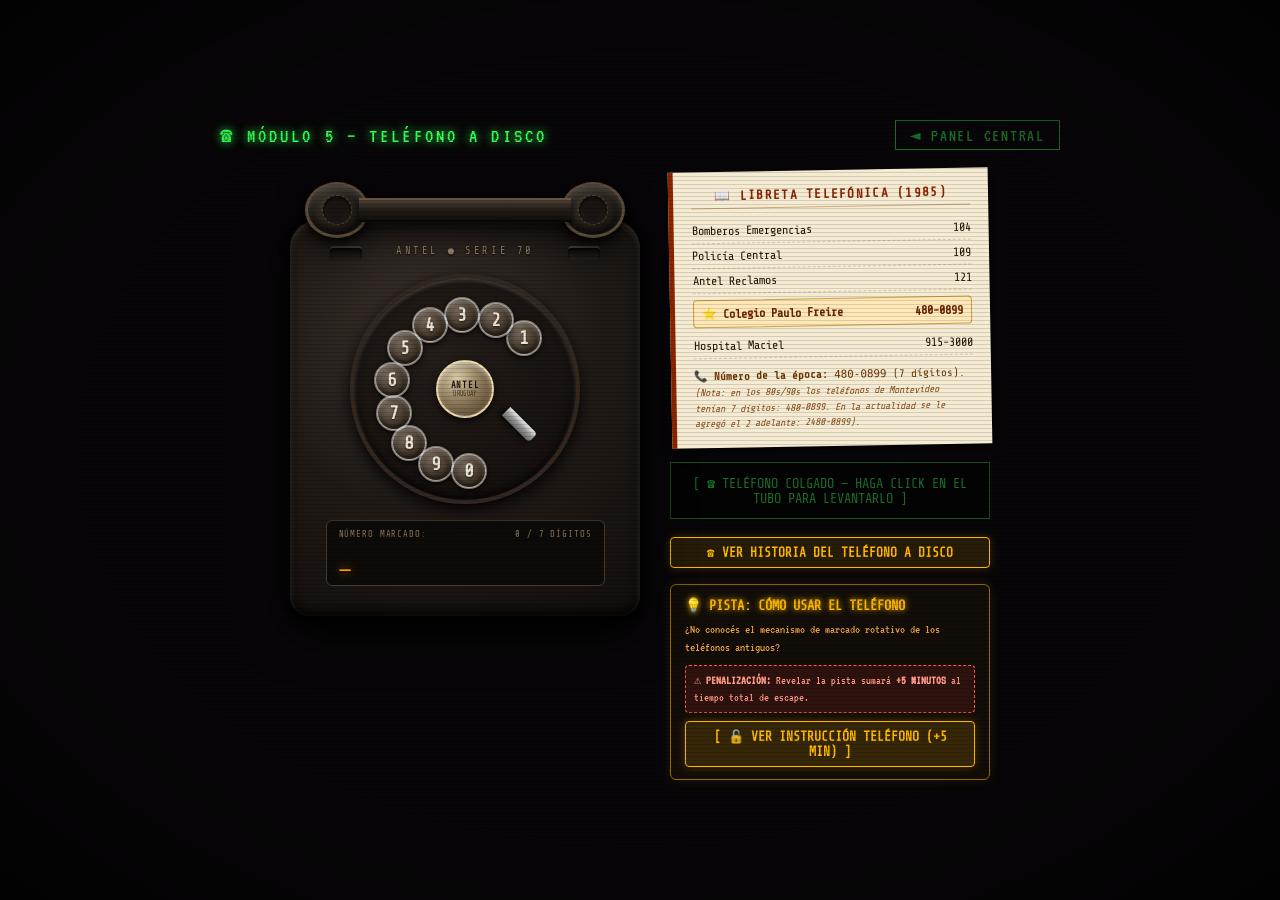
<file: puzzles/telefono-disco.html>
<!DOCTYPE html>
<html lang="es">
<head>
  <meta charset="UTF-8">
  <meta name="viewport" content="width=device-width, initial-scale=1.0">
  <title>Teléfono a Disco — Módulo Marcado</title>
  <link href="https://fonts.googleapis.com/css2?family=VT323&family=Share+Tech+Mono&display=swap" rel="stylesheet">
  <link rel="stylesheet" href="../assets/css/style.css">
  <style>
    body {
      background: #080608;
      min-height: 100vh;
      display: flex;
      align-items: center;
      justify-content: center;
      flex-direction: column;
      gap: 20px;
      padding: 20px;
    }

    .page-top {
      width: 100%;
      max-width: 840px;
      display: flex;
      align-items: center;
      justify-content: space-between;
      flex-wrap: wrap;
      gap: 10px;
    }
    .page-top-title {
      font-size: 1.3rem;
      letter-spacing: .15em;
      color: var(--green);
      text-shadow: 0 0 10px var(--green);
    }

    .main-layout {
      display: flex;
      gap: 30px;
      align-items: flex-start;
      justify-content: center;
      flex-wrap: wrap;
      width: 100%;
      max-width: 840px;
    }

    /* ── PHONE WRAPPER & HANDSET ── */
    .phone-wrapper {
      position: relative;
      margin-top: 50px;
    }

    /* Handset (Tubo) */
    .handset-unit {
      position: absolute;
      top: -38px;
      left: 50%;
      transform: translateX(-50%);
      width: 320px;
      height: 56px;
      z-index: 30;
      cursor: pointer;
      display: flex;
      align-items: center;
      justify-content: space-between;
      transition: all 0.55s cubic-bezier(0.25, 1.25, 0.35, 1);
      filter: drop-shadow(0 8px 14px rgba(0,0,0,0.8));
    }
    .handset-unit:hover {
      filter: drop-shadow(0 10px 18px rgba(255,180,50,0.3)) drop-shadow(0 8px 14px rgba(0,0,0,0.8));
    }

    /* Handset lifted (Descolgado) */
    .handset-unit.off-hook {
      transform: translateX(-220px) translateY(-50px) rotate(-16deg);
      filter: drop-shadow(0 16px 28px rgba(0,0,0,0.95)) drop-shadow(0 0 10px rgba(51,255,85,0.3));
    }

    .earpiece, .mouthpiece {
      width: 64px;
      height: 56px;
      background: radial-gradient(circle at 40% 35%, #423830 0%, #201a15 60%, #100d0a 100%);
      border-radius: 50%;
      border: 3px solid #5a4a3a;
      box-shadow: inset 0 3px 6px rgba(255,255,255,0.2), inset 0 -4px 8px rgba(0,0,0,0.8), 0 4px 8px rgba(0,0,0,0.7);
      position: relative;
      flex-shrink: 0;
    }
    .earpiece::after, .mouthpiece::after {
      content: '';
      position: absolute;
      top: 50%; left: 50%;
      transform: translate(-50%, -50%);
      width: 30px; height: 30px;
      border-radius: 50%;
      background: radial-gradient(circle, #1a1512 40%, #2d241d 100%);
      box-shadow: inset 0 2px 4px rgba(0,0,0,0.9);
      border: 1px dashed #554433;
    }

    .handle-bar {
      flex: 1;
      height: 24px;
      background: linear-gradient(180deg, #4a3e35 0%, #221c17 50%, #120e0b 100%);
      border-top: 2px solid #665240;
      border-bottom: 2px solid #0a0705;
      margin: 0 -10px;
      z-index: 2;
      display: flex;
      align-items: center;
      justify-content: center;
      box-shadow: 0 4px 8px rgba(0,0,0,0.6);
    }
    .handset-badge {
      font-family: 'Share Tech Mono', monospace;
      font-size: 0.55rem;
      color: #ddc8a8;
      letter-spacing: .08em;
      text-shadow: 0 1px 2px #000;
      background: rgba(0,0,0,0.5);
      padding: 2px 8px;
      border-radius: 10px;
      border: 1px solid rgba(255,255,255,0.1);
    }

    /* Plungers */
    .cradle-plunger {
      width: 32px;
      height: 14px;
      background: linear-gradient(180deg, #111, #25201b);
      border-radius: 4px;
      border-top: 2px solid #55483a;
      box-shadow: inset 0 2px 3px rgba(0,0,0,0.8);
      transition: transform 0.3s, background 0.3s;
      transform: translateY(2px);
    }
    .cradle-plunger.up {
      transform: translateY(-5px);
      background: linear-gradient(180deg, #44372c, #2a221b);
      border-top: 2px solid #aa8866;
      box-shadow: 0 -2px 6px rgba(0,0,0,0.6);
    }

    /* ── TELEPHONE BODY ── */
    .phone-body {
      width: 350px;
      background: radial-gradient(circle at 40% 30%, #3a322c 0%, #201a16 50%, #120e0b 100%);
      border-radius: 28px 28px 20px 20px;
      padding: 24px 20px 30px;
      box-shadow:
        inset 0 3px 6px rgba(255,255,255,0.15),
        inset 0 -6px 12px rgba(0,0,0,0.8),
        0 15px 50px rgba(0,0,0,0.9),
        0 4px 10px rgba(0,0,0,0.7);
      position: relative;
      display: flex;
      flex-direction: column;
      align-items: center;
      gap: 16px;
    }

    /* Handset cradle (top) */
    .cradle-area {
      width: 100%;
      display: flex;
      justify-content: space-between;
      padding: 0 20px;
    }

    .phone-brand {
      font-family: 'Share Tech Mono', monospace;
      font-size: 0.65rem;
      letter-spacing: .25em;
      color: #9c8266;
      text-shadow: 0 1px 2px rgba(0,0,0,0.8);
    }

    /* ── ROTARY DIAL UNIT ── */
    .rotary-assembly {
      width: 230px;
      height: 230px;
      position: relative;
      border-radius: 50%;
      background: radial-gradient(circle at 40% 35%, #241e1a 0%, #15100d 80%, #0a0806 100%);
      box-shadow:
        0 6px 16px rgba(0,0,0,0.9),
        inset 0 2px 4px rgba(255,255,255,0.2),
        inset 0 -4px 8px rgba(0,0,0,0.8);
      border: 4px solid #332820;
      display: flex;
      align-items: center;
      justify-content: center;
    }

    /* Number plate (Fixed underneath) */
    .number-plate {
      position: absolute;
      inset: 0;
      border-radius: 50%;
      pointer-events: none;
    }
    .number-item {
      position: absolute;
      width: 34px;
      height: 34px;
      border-radius: 50%;
      display: flex;
      align-items: center;
      justify-content: center;
      font-family: 'Share Tech Mono', monospace;
      font-size: 1.15rem;
      font-weight: bold;
      color: #eae0d0;
      text-shadow: 0 1px 2px rgba(0,0,0,0.9);
      background: radial-gradient(circle at 40% 35%, #554433 0%, #2a2016 100%);
      border: 1px solid #775c44;
      box-shadow: 0 2px 4px rgba(0,0,0,0.6);
      transform: translate(-50%, -50%);
    }

    /* Rotary Wheel (The spinning clear disc with finger holes) */
    .rotary-wheel {
      width: 100%;
      height: 100%;
      position: absolute;
      inset: 0;
      border-radius: 50%;
      cursor: grab;
      user-select: none;
      transform-origin: center center;
      transition: transform 0.05s ease;
    }
    .rotary-wheel:active { cursor: grabbing; }
    .rotary-wheel.springing-back {
      transition: transform 0.45s cubic-bezier(0.2, 0.9, 0.3, 1.2);
    }

    /* Finger holes */
    .finger-hole {
      position: absolute;
      width: 36px;
      height: 36px;
      border-radius: 50%;
      border: 2px solid rgba(255,255,255,0.45);
      background: radial-gradient(circle at 35% 35%, rgba(255,255,255,0.2) 0%, rgba(255,255,255,0.02) 60%, rgba(0,0,0,0.3) 100%);
      box-shadow:
        inset 0 2px 4px rgba(255,255,255,0.35),
        inset 0 -2px 4px rgba(0,0,0,0.7),
        0 2px 5px rgba(0,0,0,0.5);
      transform: translate(-50%, -50%);
      cursor: grab;
    }
    .finger-hole:hover {
      border-color: rgba(255,220,150,0.8);
      box-shadow: inset 0 0 8px rgba(255,200,100,0.4), 0 0 10px rgba(255,200,100,0.3);
    }

    /* Metal Finger Stop (Tope Metálico) */
    .finger-stop {
      position: absolute;
      width: 12px;
      height: 38px;
      background: linear-gradient(90deg, #eeeeee, #999999, #666666);
      border-radius: 4px 4px 0 0;
      box-shadow: 2px 3px 6px rgba(0,0,0,0.8);
      z-index: 10;
      pointer-events: none;
      transform-origin: top center;
      transition: filter 0.15s, box-shadow 0.15s;
    }
    .finger-stop.hit {
      filter: brightness(1.3);
      box-shadow: 0 0 12px rgba(255,220,100,0.8), 2px 3px 6px rgba(0,0,0,0.9);
    }

    .finger-hole.dragging {
      border-color: rgba(255,220,100,0.95);
      box-shadow: 0 0 14px rgba(255,200,80,0.6), inset 0 0 8px rgba(255,220,100,0.5);
    }

    /* Center emblem badge */
    .center-badge {
      width: 58px;
      height: 58px;
      border-radius: 50%;
      background: radial-gradient(circle at 35% 30%, #d8caa8 0%, #887455 50%, #443622 100%);
      border: 2px solid #ecd8aa;
      box-shadow: 0 3px 8px rgba(0,0,0,0.8), inset 0 2px 4px rgba(255,255,255,0.5);
      display: flex;
      flex-direction: column;
      align-items: center;
      justify-content: center;
      text-align: center;
      position: absolute;
      top: 50%;
      left: 50%;
      transform: translate(-50%, -50%);
      z-index: 8;
      pointer-events: none;
    }
    .center-badge .badge-title {
      font-family: 'Share Tech Mono', monospace;
      font-size: 0.55rem;
      font-weight: bold;
      color: #1a1208;
      letter-spacing: .08em;
    }
    .center-badge .badge-sub {
      font-family: 'Share Tech Mono', monospace;
      font-size: 0.4rem;
      color: #3d2f1c;
      letter-spacing: .05em;
    }

    /* Number Display on base */
    .dialed-display-box {
      width: 90%;
      background: #0d0b09;
      border: 1px solid #4a3a2a;
      border-radius: 6px;
      padding: 8px 12px;
      display: flex;
      flex-direction: column;
      gap: 4px;
    }
    .dialed-label {
      font-family: 'Share Tech Mono', monospace;
      font-size: 0.55rem;
      color: #8c7456;
      letter-spacing: .1em;
      display: flex;
      justify-content: space-between;
    }
    .dialed-number {
      font-family: 'Share Tech Mono', monospace;
      font-size: 1.4rem;
      color: #ff9900;
      text-shadow: 0 0 10px #ff6600;
      letter-spacing: .18em;
      min-height: 1.5em;
      display: flex;
      align-items: center;
    }

    .phone-actions {
      display: flex;
      gap: 10px;
      width: 90%;
    }
    .btn-hangup {
      flex: 1;
      background: transparent;
      border: 1px solid #663333;
      color: #cc6666;
      font-family: 'VT323', monospace;
      font-size: 1.1rem;
      padding: 6px;
      cursor: pointer;
      letter-spacing: .1em;
      transition: all .2s;
    }
    .btn-hangup:hover {
      border-color: var(--red);
      color: var(--red);
      box-shadow: 0 0 10px rgba(255,50,50,0.3);
    }

    /* ── RIGHT PANEL ── */
    .right-panel {
      max-width: 320px;
      flex: 1;
      min-width: 240px;
      display: flex;
      flex-direction: column;
      gap: 16px;
    }

    /* Phonebook Clue */
    .phonebook-note {
      background: #f4ebd2;
      padding: 16px 18px;
      box-shadow: 3px 3px 12px rgba(0,0,0,0.6);
      font-family: 'Share Tech Mono', monospace;
      color: #241608;
      border-left: 5px solid #8b2500;
      transform: rotate(-1deg);
    }
    .phonebook-note h3 {
      font-size: 0.8rem;
      letter-spacing: .1em;
      color: #8b2500;
      border-bottom: 1px solid #cca87c;
      padding-bottom: 5px;
      margin-bottom: 10px;
      text-align: center;
    }
    .phonebook-row {
      display: flex;
      justify-content: space-between;
      align-items: center;
      padding: 5px 0;
      border-bottom: 1px dashed rgba(150,110,70,0.3);
      font-size: 0.75rem;
    }
    .phonebook-row.target {
      background: #ffe8b8;
      padding: 6px 8px;
      border-radius: 4px;
      font-weight: bold;
      border: 1px solid #cca044;
      margin: 6px 0;
      color: #662200;
    }

    /* Call status */
    .call-status-box {
      background: rgba(0,0,0,0.5);
      border: 1px solid var(--border);
      padding: 12px 16px;
      font-family: 'Share Tech Mono', monospace;
      font-size: 0.85rem;
      color: var(--green-dim);
      min-height: 48px;
      display: flex;
      align-items: center;
      justify-content: center;
      text-align: center;
    }
    .call-status-box.connected {
      color: var(--green);
      border-color: var(--green);
      text-shadow: 0 0 8px var(--green);
      animation: pulseGreen 1s infinite alternate;
    }

    /* Instructions */
    .instructions {
      background: rgba(0,0,0,.4);
      border: 1px solid var(--border);
      padding: 14px 18px;
    }
    .instructions h4 {
      font-size: 1rem;
      letter-spacing: .1em;
      color: var(--green);
      text-shadow: 0 0 8px var(--green);
      margin-bottom: 8px;
    }
    .instructions p {
      font-size: .95rem;
      line-height: 1.5;
      color: var(--green-dim);
    }

    /* ── Hint Box & Penalty UI ── */
    .hint-container {
      background: rgba(255, 184, 0, 0.04);
      border: 1px solid var(--amber-dim);
      border-radius: 6px;
      padding: 12px 14px;
      box-shadow: 0 0 12px rgba(255, 184, 0, 0.1);
    }
    .hint-header {
      font-family: 'Share Tech Mono', monospace;
      font-size: 0.85rem;
      font-weight: bold;
      color: var(--amber);
      text-shadow: 0 0 6px var(--amber);
      margin-bottom: 8px;
      display: flex;
      align-items: center;
      gap: 6px;
    }
    .penalty-warning-badge {
      background: rgba(255, 60, 60, 0.12);
      border: 1px dashed #ff5544;
      color: #ff9988;
      font-size: 0.76rem;
      line-height: 1.4;
      padding: 6px 8px;
      border-radius: 4px;
      margin: 8px 0;
    }
    .btn-unlock-hint {
      font-family: 'Share Tech Mono', monospace;
      font-size: 0.82rem;
      font-weight: bold;
      padding: 7px 12px;
      width: 100%;
      background: rgba(255, 184, 0, 0.15);
      border: 1px solid var(--amber);
      color: var(--amber);
      border-radius: 4px;
      cursor: pointer;
      box-shadow: 0 0 10px rgba(255, 184, 0, 0.25);
      transition: all 0.15s;
    }
    .btn-unlock-hint:hover {
      background: var(--amber);
      color: #000;
      box-shadow: 0 0 16px var(--amber);
    }
    .penalty-applied-badge {
      background: rgba(255, 184, 0, 0.15);
      border: 1px solid var(--amber);
      color: var(--amber);
      font-family: 'Share Tech Mono', monospace;
      font-size: 0.76rem;
      font-weight: bold;
      padding: 5px 8px;
      border-radius: 4px;
      margin-bottom: 8px;
      text-align: center;
      animation: pulseAmber 1s infinite alternate;
    }

    /* Modal confirmation for hint */
    .hint-confirm-overlay {
      position: fixed;
      inset: 0;
      background: rgba(0, 10, 0, 0.85);
      backdrop-filter: blur(3px);
      display: flex;
      align-items: center;
      justify-content: center;
      z-index: 1000;
      padding: 16px;
    }
    .hint-confirm-box {
      background: #051a08;
      border: 2px solid var(--amber);
      box-shadow: 0 0 25px rgba(255, 184, 0, 0.4);
      border-radius: 6px;
      max-width: 380px;
      width: 100%;
      padding: 18px 20px;
      text-align: center;
      font-family: 'Share Tech Mono', monospace;
    }
    .hint-confirm-title {
      font-size: 1rem;
      font-weight: bold;
      color: var(--amber);
      text-shadow: 0 0 8px var(--amber);
    }
    .btn-hint-act {
      font-family: 'Share Tech Mono', monospace;
      font-size: 0.82rem;
      font-weight: bold;
      padding: 6px 14px;
      border-radius: 4px;
      cursor: pointer;
      transition: all 0.15s;
    }
    .btn-hint-yes {
      background: rgba(255, 60, 60, 0.2);
      border: 1px solid #ff4444;
      color: #ff8888;
    }
    .btn-hint-yes:hover {
      background: #ff4444;
      color: #000;
    }
    .btn-hint-no {
      background: rgba(51, 255, 85, 0.1);
      border: 1px solid var(--green);
      color: var(--green);
    }
    .btn-hint-no:hover {
      background: var(--green);
      color: #000;
    }

    @keyframes pulseAmber {
      from { box-shadow: 0 0 10px rgba(255,184,0,.2); }
      to   { box-shadow: 0 0 30px rgba(255,184,0,.4); }
    }
    @keyframes pulseGreen {
      from { box-shadow: 0 0 5px rgba(51,255,85,.2); }
      to   { box-shadow: 0 0 20px rgba(51,255,85,.4); }
    }
  </style>
</head>
<body>

  <div class="page-top">
    <div class="page-top-title glow">☎️ MÓDULO 5 — TELÉFONO A DISCO</div>
    <a href="../index.html" class="btn-back">◄ PANEL CENTRAL</a>
  </div>

  <div class="main-layout">

    <!-- TELEPHONE WRAPPER -->
    <div class="phone-wrapper">

      <!-- Interactive Handset (Tubo) -->
      <div class="handset-unit" id="handset" onclick="toggleHandset()" title="Click para levantar o colgar el tubo">
        <div class="earpiece"></div>
        <div class="handle-bar"></div>
        <div class="mouthpiece"></div>
      </div>

      <div class="phone-body">
        <div class="cradle-area">
          <div class="cradle-plunger" id="plunger-left"></div>
          <div class="phone-brand">ANTEL ● SERIE 70</div>
          <div class="cradle-plunger" id="plunger-right"></div>
        </div>

        <!-- Rotary dial -->
        <div class="rotary-assembly" id="rotary-assembly">
          
          <!-- Fixed Number Plate behind wheel -->
          <div class="number-plate" id="number-plate"></div>

          <!-- Rotating disc with finger holes -->
          <div class="rotary-wheel" id="rotary-wheel"></div>

          <!-- Center badge -->
          <div class="center-badge">
            <div class="badge-title">ANTEL</div>
            <div class="badge-sub">URUGUAY</div>
          </div>

          <!-- Metal finger stop (fixed at bottom right) -->
          <div class="finger-stop" id="finger-stop"></div>
        </div>

        <!-- Number readout -->
        <div class="dialed-display-box">
          <div class="dialed-label">
            <span>NÚMERO MARCADO:</span>
            <span id="dialed-count">0 / 7 DÍGITOS</span>
          </div>
          <div class="dialed-number" id="dialed-number">_</div>
        </div>

      </div>
    </div><!-- /phone-wrapper -->

    <!-- RIGHT COLUMN -->
    <div class="right-panel">

      <!-- Phonebook Clue -->
      <div class="phonebook-note">
        <h3>📖 LIBRETA TELEFÓNICA (1985)</h3>
        <div class="phonebook-row"><span>Bomberos Emergencias</span><span>104</span></div>
        <div class="phonebook-row"><span>Policía Central</span><span>109</span></div>
        <div class="phonebook-row"><span>Antel Reclamos</span><span>121</span></div>
        <div class="phonebook-row target">
          <span>⭐ Colegio Paulo Freire</span>
          <span><b>480-0899</b></span>
        </div>
        <div class="phonebook-row"><span>Hospital Maciel</span><span>915-3000</span></div>
        <p style="font-size:.68rem;color:#6b3400;margin-top:10px;line-height:1.45">
          📞 <b>Número de la época:</b> <code>480-0899</code> (7 dígitos).<br>
          <span style="font-size:.62rem;color:#8a5020;font-style:italic">
            (Nota: en los 80s/90s los teléfonos de Montevideo tenían 7 dígitos: 480-0899. En la actualidad se le agregó el 2 adelante: 2480-0899).
          </span>
        </p>
      </div>

      <!-- Live call status -->
      <div class="call-status-box" id="call-status">
        [ TONO DE MARCADO: TUUUUU... ]
      </div>

      <!-- Rotary Phone History Button -->
      <button type="button" class="btn-unlock-hint" onclick="openPhoneHistoryModal()" style="background:rgba(255,184,0,0.12);border:1px solid var(--amber);color:var(--amber);box-shadow:0 0 10px rgba(255,184,0,0.2);margin-top:2px;cursor:pointer;display:flex;align-items:center;justify-content:center;gap:8px;width:100%;font-family:'Share Tech Mono',monospace;font-size:0.8rem;padding:7px 10px;border-radius:4px;">
        <span>☎️</span>
        <span>VER HISTORIA DEL TELÉFONO A DISCO</span>
      </button>

      <!-- Hint System Box -->
      <div class="hint-container" id="hint-container">
        <div class="hint-header">
          <span>💡 PISTA: CÓMO USAR EL TELÉFONO</span>
        </div>

        <!-- Locked hint view -->
        <div class="hint-locked-box" id="hint-locked-box">
          <p style="font-size:0.8rem;color:#e8a040;line-height:1.4">
            ¿No conocés el mecanismo de marcado rotativo de los teléfonos antiguos?
          </p>
          <div class="penalty-warning-badge">
            ⚠️ <b>PENALIZACIÓN:</b> Revelar la pista sumará <b>+5 MINUTOS</b> al tiempo total de escape.
          </div>
          <button class="btn-unlock-hint" onclick="requestUnlockHint()">
            [ 🔓 VER INSTRUCCIÓN TELÉFONO (+5 MIN) ]
          </button>
        </div>

        <!-- Revealed hint reference -->
        <div class="hint-revealed-box" id="hint-revealed-box" style="display:none;">
          <div class="penalty-applied-badge">
            ⏱️ ¡PENALIZACIÓN: +5 MINUTOS SUMADOS AL CRONÓMETRO!
          </div>
          <div class="instructions" style="background:transparent;border:none;padding:0;">
            <h4 style="font-size:0.88rem;margin-bottom:4px">▶ CÓMO USAR EL TELÉFONO A DISCO</h4>
            <p style="font-size:.82rem;line-height:1.4;color:#99e699">
              1. <b>Hacé click en el tubo</b> para levantarlo y abrir línea (tono de marcado).<br>
              2. Hacé click y <b>arrastrá el agujero de cada número en sentido horario</b> hasta el tope metálico.<br>
              3. Soltá el disco para que retorne y marque el dígito.<br>
              4. Si te equivocás, volvé a colgar el tubo para reiniciar la llamada.
            </p>
          </div>
        </div>
      </div>

    </div>

  </div>

  <!-- ══ MODAL HISTORIA DEL TELÉFONO A DISCO ══ -->
  <div class="hint-confirm-overlay" id="phone-history-modal" style="display:none;z-index:1100;">
    <div class="hint-confirm-box" style="max-width:520px;border-color:var(--amber);box-shadow:0 0 35px rgba(255,184,0,0.45);text-align:left;background:#0d0a06;padding:18px 22px;">
      
      <div style="display:flex;justify-content:space-between;align-items:center;border-bottom:1px solid #4a3010;padding-bottom:8px;margin-bottom:12px;">
        <div style="font-size:1.05rem;font-weight:bold;color:var(--amber);display:flex;align-items:center;gap:6px;">
          <span>☎️</span>
          <span>EL TELÉFONO A DISCO Y LA COMUNICACIÓN VINTAGE</span>
        </div>
        <button type="button" onclick="closePhoneHistoryModal()" style="background:transparent;border:none;color:#ff5555;font-size:1.2rem;cursor:pointer;font-weight:bold;">✕</button>
      </div>

      <div style="display:flex;gap:16px;align-items:flex-start;flex-wrap:wrap;">
        <div style="text-align:center;flex-shrink:0;margin:0 auto;">
          <img src="../assets/images/telefono_retro.jpg" alt="Teléfono a Disco Vintage" style="width:145px;height:145px;object-fit:cover;border-radius:6px;border:2px solid var(--amber);box-shadow:0 0 16px rgba(255,184,0,0.35);display:block;">
          <span style="font-size:0.68rem;color:#d0b080;margin-top:4px;display:block;">Teléfono Rotativo Clásico</span>
        </div>

        <div style="flex:1;min-width:220px;font-size:0.82rem;line-height:1.45;color:#e8d8c0;">
          <div style="background:rgba(255,184,0,0.1);border-left:3px solid var(--amber);padding:5px 8px;margin-bottom:8px;font-weight:bold;color:var(--amber);">
            📞 La era previa a los celulares y botones:
          </div>
          <p style="margin-bottom:6px;">
            • <b>Marcación Mecánica por Pulsos:</b> Se colocaba el dedo en el orificio de cada número, se giraba el disco hasta el tope metálico y al soltarlo, el resorte emitía una serie de pulsos eléctricos que conectaban la llamada en la central telefónica.
          </p>
          <p style="margin-bottom:6px;">
            • <b>La Guía Telefónica y los 7 Dígitos:</b> En los 80 y 90 en Montevideo, los números de teléfono tenían 7 dígitos (como el <code>480-0899</code> del colegio). No había identificador de llamadas ni pantallas; todo dependía de la memoria y la guía de papel.
          </p>
          <p>
            • <b>El Contestador Automático:</b> Al comunicar con el colegio, el contestador de cinta magnética reproduce el mensaje grabado con la clave secreta `354`.
          </p>
        </div>
      </div>

      <div style="text-align:center;margin-top:14px;border-top:1px solid #4a3010;padding-top:10px;">
        <button type="button" class="btn-hint-act btn-hint-no" style="background:var(--amber);color:#000;border:none;font-weight:bold;padding:6px 24px;" onclick="closePhoneHistoryModal()">
          [ ENTENDIDO / CERRAR ]
        </button>
      </div>

    </div>
  </div>

  <!-- Modal confirmation for hint -->
  <div class="hint-confirm-overlay" id="hint-confirm-overlay" style="display:none;">
    <div class="hint-confirm-box">
      <div class="hint-confirm-title">⚠️ SOLICITAR PISTA DE TELÉFONO</div>
      <p style="font-size:0.86rem;color:#ffd080;line-height:1.4;margin:12px 0;">
        ¿Deseas desbloquear la instrucción de uso del teléfono a disco?<br>
        Se sumarán <b>5 minutos de penalización</b> inmediatamente al cronómetro total de escape.
      </p>
      <div style="display:flex;gap:10px;justify-content:center;margin-top:14px;">
        <button class="btn-hint-act btn-hint-yes" onclick="applyHintPenalty()">[ SÍ, APLICAR +5 MIN ]</button>
        <button class="btn-hint-act btn-hint-no" onclick="closeHintConfirm()">[ CANCELAR ]</button>
      </div>
    </div>
  </div>

<script>
  const SECRET_CODE   = '354';
  const TARGET_NUMBER = '4800899'; // Colegio Paulo Freire (época 80s/90s)
  
  // Disposición clásica:
  // - El '1' arriba a la derecha en -45°
  // - Los dígitos 2..0 avanzan en sentido antihorario hasta el 0 (-270°)
  // - El TOPE METÁLICO se ubica a la DERECHA en +45° (abajo a la derecha)
  // Al girar cualquier número en sentido horario hacia el tope, la rueda se frena estrictamente al tocarlo y NO pasa.
  const DIGITS = [
    { digit: '1', angle: -45 },
    { digit: '2', angle: -70 },
    { digit: '3', angle: -95 },
    { digit: '4', angle: -120},
    { digit: '5', angle: -145},
    { digit: '6', angle: -170},
    { digit: '7', angle: -195},
    { digit: '8', angle: -220},
    { digit: '9', angle: -245},
    { digit: '0', angle: -270}
  ];

  const STOP_ANGLE       = 45; // Centro del tope metálico a la derecha
  const HOLE_STOP_OFFSET = 20; // Compensación: el borde del agujero choca contra el borde del tope
  const EFFECTIVE_STOP   = STOP_ANGLE - HOLE_STOP_OFFSET; // Ángulo exacto donde frena (25°)
  const RADIUS           = 78; // Distancia desde el centro

  let dialedNumber = '';
  let solved       = false;

  const numberPlate = document.getElementById('number-plate');
  const rotaryWheel = document.getElementById('rotary-wheel');
  const fingerStop  = document.getElementById('finger-stop');

  // Posicionar el tope metálico en STOP_ANGLE
  (function initStop() {
    const rad = STOP_ANGLE * (Math.PI / 180);
    const cx  = 115, cy = 115;
    const sx  = cx + Math.cos(rad) * (RADIUS + 12);
    const sy  = cy + Math.sin(rad) * (RADIUS + 12);
    fingerStop.style.left = sx + 'px';
    fingerStop.style.top  = sy + 'px';
    fingerStop.style.transform = `translate(-50%, -50%) rotate(${STOP_ANGLE + 90}deg)`;
  })();

  // Renderizar números en placa fija y agujeros en disco giratorio
  DIGITS.forEach((item, idx) => {
    const rad = item.angle * (Math.PI / 180);
    const cx  = 115, cy = 115;
    const x   = cx + Math.cos(rad) * RADIUS;
    const y   = cy + Math.sin(rad) * RADIUS;

    // Número fijo en placa de fondo
    const numEl = document.createElement('div');
    numEl.className   = 'number-item';
    numEl.textContent = item.digit;
    numEl.style.left  = x + 'px';
    numEl.style.top   = y + 'px';
    numberPlate.appendChild(numEl);

    // Agujero en disco transparente giratorio
    const holeEl = document.createElement('div');
    holeEl.className = 'finger-hole';
    holeEl.style.left = x + 'px';
    holeEl.style.top  = y + 'px';
    holeEl.dataset.digit = item.digit;
    holeEl.dataset.origAngle = item.angle;
    holeEl.dataset.index = idx;
    rotaryWheel.appendChild(holeEl);
  });

  // ── Web Audio Rotary Phone Sound Engine ───────────────────
  let audioCtx = null;
  let dialToneNode = null;
  let dialToneGain = null;

  function getAudioCtx() {
    if (!audioCtx) {
      audioCtx = new (window.AudioContext || window.webkitAudioContext)();
    }
    if (audioCtx.state === 'suspended') {
      audioCtx.resume();
    }
    return audioCtx;
  }

  // Tono continuo de línea analógica de Antel (425 Hz)
  function startDialTone() {
    try {
      const ctx = getAudioCtx();
      stopDialTone();
      dialToneNode = ctx.createOscillator();
      dialToneGain = ctx.createGain();
      dialToneNode.type = 'sine';
      dialToneNode.frequency.setValueAtTime(425, ctx.currentTime);
      dialToneGain.gain.setValueAtTime(0.04, ctx.currentTime);
      dialToneNode.connect(dialToneGain);
      dialToneGain.connect(ctx.destination);
      dialToneNode.start();
    } catch(e) {}
  }

  function stopDialTone() {
    try {
      if (dialToneNode) {
        dialToneNode.stop();
        dialToneNode.disconnect();
        dialToneNode = null;
      }
    } catch(e) {}
  }

  // Clic mecánico del trinquete al girar el disco
  let lastTickAngle = 0;
  function playRotaryTick() {
    try {
      const ctx = getAudioCtx();
      const osc = ctx.createOscillator();
      const gain = ctx.createGain();
      osc.type = 'triangle';
      osc.frequency.setValueAtTime(1200 + Math.random() * 200, ctx.currentTime);
      osc.frequency.exponentialRampToValueAtTime(400, ctx.currentTime + 0.02);
      gain.gain.setValueAtTime(0.06, ctx.currentTime);
      gain.gain.exponentialRampToValueAtTime(0.001, ctx.currentTime + 0.025);
      osc.connect(gain);
      gain.connect(ctx.destination);
      osc.start(ctx.currentTime);
      osc.stop(ctx.currentTime + 0.03);
    } catch(e) {}
  }

  // Ruido de zumbido y pulsos mecánicos del resorte al regresar el disco
  function playSpringReturnSound(durationSec) {
    try {
      const ctx = getAudioCtx();
      const pulses = Math.max(2, Math.round(durationSec * 25));
      for (let i = 0; i < pulses; i++) {
        const osc = ctx.createOscillator();
        const gain = ctx.createGain();
        osc.type = 'sawtooth';
        osc.frequency.setValueAtTime(320 - i * 5, ctx.currentTime + i * 0.035);
        gain.gain.setValueAtTime(0.04, ctx.currentTime + i * 0.035);
        gain.gain.exponentialRampToValueAtTime(0.001, ctx.currentTime + i * 0.035 + 0.025);
        osc.connect(gain);
        gain.connect(ctx.destination);
        osc.start(ctx.currentTime + i * 0.035);
        osc.stop(ctx.currentTime + i * 0.035 + 0.03);
      }
    } catch(e) {}
  }

  // ── Handset State (Levantar / Colgar) ────────────────────
  let isOffHook = false;

  function toggleHandset() {
    getAudioCtx();
    if (isOffHook) {
      hangupHandset();
    } else {
      pickupHandset();
    }
  }

  function pickupHandset() {
    isOffHook = true;
    document.getElementById('handset').classList.add('off-hook');
    document.querySelectorAll('.cradle-plunger').forEach(p => p.classList.add('up'));

    if (!solved) {
      dialedNumber = '';
      updateDisplay();
      startDialTone();
      const statusBox = document.getElementById('call-status');
      statusBox.className   = 'call-status-box';
      statusBox.textContent = '[ 📞 LÍNEA ABIERTA — TONO: TUUUUU... ]';
      statusBox.style.color = '';
    }
  }

  function hangupHandset() {
    isOffHook = false;
    stopDialTone();
    document.getElementById('handset').classList.remove('off-hook');
    document.querySelectorAll('.cradle-plunger').forEach(p => p.classList.remove('up'));

    if (!solved) {
      dialedNumber = '';
      updateDisplay();
      const statusBox = document.getElementById('call-status');
      statusBox.className   = 'call-status-box';
      statusBox.textContent = '[ ☎️ TELÉFONO COLGADO — HAGA CLICK EN EL TUBO PARA LEVANTARLO ]';
      statusBox.style.color = '';
    }
  }

  // ── ROTARY DIAL INTERACTION (Polar Drag to Stop) ───────────
  let activeHole          = null;
  let isDragging          = false;
  let prevAngle           = 0;
  let cumulativeRotation  = 0;
  let currentWheelAngle   = 0;
  let maxRequiredRotation = 0; // Grados exactos hasta chocar contra el tope

  function getCenter() {
    const rect = rotaryWheel.getBoundingClientRect();
    return { x: rect.left + rect.width / 2, y: rect.top + rect.height / 2 };
  }

  function getPointerAngle(clientX, clientY) {
    const c = getCenter();
    return Math.atan2(clientY - c.y, clientX - c.x) * (180 / Math.PI);
  }

  function onHoleDown(e, hole) {
    if (isDragging || solved) return;
    getAudioCtx();

    if (!isOffHook) {
      const statusBox = document.getElementById('call-status');
      statusBox.textContent = '[ ⚠️ PRIMERO LEVANTÁ EL TUBO PARA OBTENER LÍNEA ]';
      statusBox.style.color = 'var(--amber)';
      setTimeout(() => {
        if (!isOffHook) {
          statusBox.textContent = '[ ☎️ TELÉFONO COLGADO — HAGA CLICK EN EL TUBO PARA LEVANTARLO ]';
          statusBox.style.color = '';
        }
      }, 1800);
      e.preventDefault();
      return;
    }

    // Al comenzar a marcar, cortar el tono continuo de línea
    stopDialTone();

    isDragging = true;
    activeHole = hole;
    activeHole.classList.add('dragging');
    cumulativeRotation = 0;
    lastTickAngle = 0;

    const pointer = e.touches ? e.touches[0] : e;
    prevAngle     = getPointerAngle(pointer.clientX, pointer.clientY);

    const origAngle = parseFloat(hole.dataset.origAngle);
    let diff = EFFECTIVE_STOP - origAngle;
    while (diff < 0) diff += 360;
    maxRequiredRotation = diff;

    rotaryWheel.classList.remove('springing-back');
    e.preventDefault();
  }

  // Escuchadores en cada agujero
  document.querySelectorAll('.finger-hole').forEach(hole => {
    hole.addEventListener('mousedown', e => onHoleDown(e, hole));
    hole.addEventListener('touchstart', e => onHoleDown(e, hole), { passive: false });
  });

  function onPointerMove(e) {
    if (!isDragging || !activeHole) return;
    const pointer = e.touches ? e.touches[0] : e;
    const curAngle = getPointerAngle(pointer.clientX, pointer.clientY);

    let stepDelta = curAngle - prevAngle;
    if (stepDelta < -180) stepDelta += 360;
    if (stepDelta > 180)  stepDelta -= 360;
    prevAngle = curAngle;

    // Frenar de forma rígida en maxRequiredRotation
    cumulativeRotation = Math.max(0, Math.min(maxRequiredRotation, cumulativeRotation + stepDelta));
    currentWheelAngle  = cumulativeRotation;
    rotaryWheel.style.transform = `rotate(${currentWheelAngle}deg)`;

    // Sonido de clic mecánico por cada ~12 grados de giro
    if (Math.abs(currentWheelAngle - lastTickAngle) >= 12) {
      playRotaryTick();
      lastTickAngle = currentWheelAngle;
    }

    // Iluminar el tope al hacer contacto físico
    const stopEl = document.getElementById('finger-stop');
    if (currentWheelAngle >= (maxRequiredRotation - 4)) {
      stopEl.classList.add('hit');
    } else {
      stopEl.classList.remove('hit');
    }
  }

  function onPointerUp() {
    if (!isDragging || !activeHole) return;
    isDragging = false;

    const stopEl = document.getElementById('finger-stop');
    if (stopEl) stopEl.classList.remove('hit');

    // Llegó al tope si completó casi todo el recorrido (tolerancia de 8°)
    const reachedStop = currentWheelAngle >= (maxRequiredRotation - 8);
    const dialedDigit = activeHole.dataset.digit;

    if (activeHole) activeHole.classList.remove('dragging');

    // Tiempo de retorno proporcional al giro
    const returnTime = Math.max(0.2, (currentWheelAngle / 360) * 0.45);
    
    // Sonido mecánico de retorno de resorte
    if (currentWheelAngle > 10) {
      playSpringReturnSound(returnTime);
    }

    rotaryWheel.style.transition = `transform ${returnTime}s cubic-bezier(0.2, 0.9, 0.3, 1.15)`;
    rotaryWheel.classList.add('springing-back');
    rotaryWheel.style.transform = 'rotate(0deg)';

    if (reachedStop) {
      setTimeout(() => {
        registerDigit(dialedDigit);
      }, returnTime * 600);
    }

    activeHole = null;
    currentWheelAngle = 0;
    cumulativeRotation = 0;
    lastTickAngle = 0;
  }

  document.addEventListener('mousemove', onPointerMove);
  document.addEventListener('touchmove', onPointerMove, { passive: false });
  document.addEventListener('mouseup', onPointerUp);
  document.addEventListener('touchend', onPointerUp);

  // ── Register dialed digit ──────────────────────────────────
  function registerDigit(digit) {
    if (solved) return;
    dialedNumber += digit;
    updateDisplay();

    // Sound/feedback
    const statusBox = document.getElementById('call-status');
    statusBox.textContent = `[ DISCANDO: ${dialedNumber} ]`;

    checkNumber();
  }

  function updateDisplay() {
    const dEl = document.getElementById('dialed-number');
    const cEl = document.getElementById('dialed-count');

    // Format like 480-0899
    let formatted = '';
    for (let i = 0; i < dialedNumber.length; i++) {
      if (i === 3) formatted += '-';
      formatted += dialedNumber[i];
    }
    dEl.textContent = formatted || '_';
    cEl.textContent = `${dialedNumber.length} / 7 DÍGITOS`;
  }

  function resetDialed() {
    if (solved) return;
    dialedNumber = '';
    updateDisplay();
    const statusBox = document.getElementById('call-status');
    statusBox.className   = 'call-status-box';
    statusBox.textContent = '[ TONO DE MARCADO: TUUUUU... ]';
  }

  function speakAnsweringMachine() {
    if (!('speechSynthesis' in window)) return;
    try {
      window.speechSynthesis.cancel();
      const text = 'Colegio Paulo Freire, hola. Su código de autorización es tres, cinco, cuatro.';
      const utterance = new SpeechSynthesisUtterance(text);
      utterance.lang = 'es-UY';
      utterance.rate = 0.92;
      utterance.pitch = 1.0;

      const voices = window.speechSynthesis.getVoices();
      const esVoice = voices.find(v => v.lang && (v.lang.startsWith('es-UY') || v.lang.startsWith('es-AR') || v.lang.startsWith('es')));
      if (esVoice) utterance.voice = esVoice;

      window.speechSynthesis.speak(utterance);
    } catch(e) {}
  }

  function checkNumber() {
    const statusBox = document.getElementById('call-status');

    if (dialedNumber === TARGET_NUMBER) {
      statusBox.className   = 'call-status-box connected';
      statusBox.innerHTML   = '📞 ¡LLAMADA CONECTADA CON EL COLEGIO!';

      setTimeout(() => {
        statusBox.innerHTML = '🗣️ CONTESTADOR: <i>"Colegio Paulo Freire, hola. Su código de autorización es <b>354</b>."</i>';
        speakAnsweringMachine();
      }, 900);

      setTimeout(unlockModule, 1800);
    } else if (dialedNumber.length >= 7) {
      statusBox.className   = 'call-status-box';
      statusBox.textContent = '❌ NÚMERO EQUIVOCADO. COLGANDO...';
      setTimeout(resetDialed, 1500);
    }
  }

  function unlockModule() {
    solved = true;
    localStorage.setItem('er_disco', SECRET_CODE);
    const statusBox = document.getElementById('call-status');
    if (statusBox) {
      statusBox.className   = 'call-status-box connected';
      statusBox.innerHTML   = '✅ ¡CÓDIGO DE AUTORIZACIÓN: <b>354</b> REGISTRADO CORRECTAMENTE!';
    }
  }

  // ── Hint Penalty & Reveal System ────────────────────────
  function playPenaltySound() {
    try {
      const ctx = getAudioCtx();
      [220, 180, 140].forEach((freq, i) => {
        const osc = ctx.createOscillator();
        const gain = ctx.createGain();
        osc.type = 'sawtooth';
        osc.frequency.setValueAtTime(freq, ctx.currentTime + i * 0.12);
        gain.gain.setValueAtTime(0.12, ctx.currentTime + i * 0.12);
        gain.gain.exponentialRampToValueAtTime(0.001, ctx.currentTime + i * 0.12 + 0.18);
        osc.connect(gain);
        gain.connect(ctx.destination);
        osc.start(ctx.currentTime + i * 0.12);
        osc.stop(ctx.currentTime + i * 0.12 + 0.19);
      });
    } catch(e) {}
  }

  function requestUnlockHint() {
    document.getElementById('hint-confirm-overlay').style.display = 'flex';
  }

  function closeHintConfirm() {
    document.getElementById('hint-confirm-overlay').style.display = 'none';
  }

  function applyHintPenalty() {
    closeHintConfirm();
    playPenaltySound();

    // Sumar 5 minutos de penalización al cronómetro general
    let st = parseInt(localStorage.getItem('er_start_time') || Date.now(), 10);
    st -= (5 * 60 * 1000); // Mover inicio 5 min al pasado
    localStorage.setItem('er_start_time', st.toString());
    localStorage.setItem('er_disco_hint_used', '1');

    revealHintUI(true);
  }

  function openPhoneHistoryModal() {
    const m = document.getElementById('phone-history-modal');
    if (m) m.style.display = 'flex';
  }

  function closePhoneHistoryModal() {
    const m = document.getElementById('phone-history-modal');
    if (m) m.style.display = 'none';
  }

  function revealHintUI(animate) {
    const locked = document.getElementById('hint-locked-box');
    const revealed = document.getElementById('hint-revealed-box');
    if (locked) locked.style.display = 'none';
    if (revealed) {
      revealed.style.display = 'block';
      if (animate) {
        revealed.scrollIntoView({ behavior: 'smooth', block: 'nearest' });
      }
    }
  }

  // Keyboard support for hint modal and history modal
  document.addEventListener('keydown', e => {
    const modal = document.getElementById('hint-confirm-overlay');
    if (modal && modal.style.display === 'flex') {
      if (e.key.toUpperCase() === 'S' || e.key.toUpperCase() === 'Y' || e.key === 'Enter') {
        e.preventDefault();
        applyHintPenalty();
        return;
      } else if (e.key.toUpperCase() === 'N' || e.key === 'Escape') {
        e.preventDefault();
        closeHintConfirm();
        return;
      }
    }

    const historyModal = document.getElementById('phone-history-modal');
    if (historyModal && historyModal.style.display === 'flex') {
      if (e.key === 'Escape' || e.key === 'Enter') {
        e.preventDefault();
        closePhoneHistoryModal();
        return;
      }
    }
  });

  // ── Init ───────────────────────────────────────────────────
  if (localStorage.getItem('er_disco_hint_used') === '1') {
    revealHintUI(false);
  }

  if (localStorage.getItem('er_disco')) {
    solved = true;
    isOffHook = true;
    document.getElementById('handset').classList.add('off-hook');
    document.querySelectorAll('.cradle-plunger').forEach(p => p.classList.add('up'));
    dialedNumber = TARGET_NUMBER;
    updateDisplay();
    const statusBox = document.getElementById('call-status');
    statusBox.className   = 'call-status-box connected';
    statusBox.innerHTML   = '📞 ¡LLAMADA CONECTADA! CONTESTADOR: <i>"Código de autorización: <b>354</b>."</i>';
  } else {
    hangupHandset();
  }
</script>
</body>
</html>
</file>
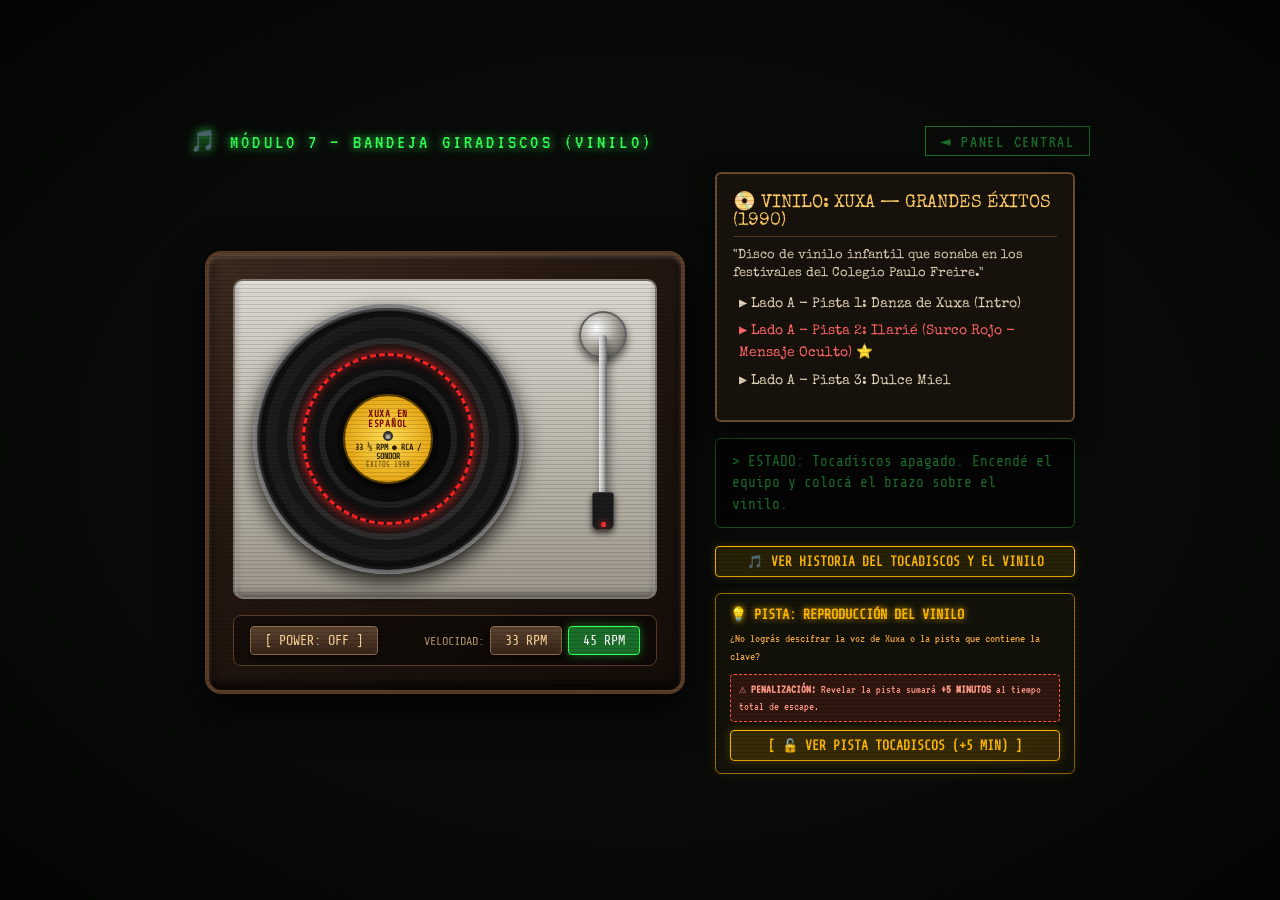
<file: puzzles/tocadiscos.html>
<!DOCTYPE html>
<html lang="es">
<head>
  <meta charset="UTF-8">
  <meta name="viewport" content="width=device-width, initial-scale=1.0">
  <title>Tocadiscos de Vinilo — Módulo 7</title>
  <link href="https://fonts.googleapis.com/css2?family=VT323&family=Share+Tech+Mono&family=Special+Elite&display=swap" rel="stylesheet">
  <link rel="stylesheet" href="../assets/css/style.css">
  <style>
    body {
      background: #090b09;
      min-height: 100vh;
      display: flex;
      align-items: center;
      justify-content: center;
      font-family: 'VT323', monospace;
      flex-direction: column;
      gap: 16px;
      padding: 16px;
    }

    .page-top {
      width: 100%;
      max-width: 900px;
      display: flex;
      align-items: center;
      justify-content: space-between;
      flex-wrap: wrap;
      gap: 10px;
    }
    .page-top-title {
      font-size: 1.3rem;
      letter-spacing: .15em;
      color: var(--green);
      text-shadow: 0 0 10px var(--green);
    }

    .main-layout {
      display: flex;
      gap: 30px;
      align-items: center;
      justify-content: center;
      flex-wrap: wrap;
      width: 100%;
      max-width: 920px;
    }

    /* ── TURNTABLE CHASSIS (WINCO / TECHNICS VINTAGE) ── */
    .turntable-cabinet {
      width: 480px;
      background: linear-gradient(145deg, #3d2b1f 0%, #241710 40%, #150d09 100%);
      border: 4px solid #5a3d28;
      border-radius: 16px;
      padding: 24px;
      box-shadow:
        inset 0 2px 4px rgba(255,255,255,0.2),
        inset 0 -6px 12px rgba(0,0,0,0.8),
        0 15px 40px rgba(0,0,0,0.9);
      display: flex;
      flex-direction: column;
      gap: 16px;
      position: relative;
    }

    .turntable-top-plate {
      background: linear-gradient(180deg, #dcd8d0 0%, #b8b3a8 60%, #9c968a 100%);
      border-radius: 10px;
      border: 2px solid #7d776c;
      padding: 18px;
      box-shadow: inset 0 2px 4px rgba(255,255,255,0.6), inset 0 -3px 6px rgba(0,0,0,0.5);
      display: flex;
      justify-content: space-between;
      align-items: center;
      position: relative;
      min-height: 320px;
    }

    /* ── ROTATING VINYL PLATTER ── */
    .platter-wrap {
      width: 270px;
      height: 270px;
      border-radius: 50%;
      background: radial-gradient(circle, #555 0%, #222 70%, #111 100%);
      border: 4px solid #888;
      box-shadow: 0 8px 20px rgba(0,0,0,0.8), inset 0 2px 5px rgba(255,255,255,0.3);
      position: relative;
      display: flex;
      align-items: center;
      justify-content: center;
    }

    .vinyl-disc {
      width: 256px;
      height: 256px;
      border-radius: 50%;
      background: radial-gradient(circle at 45% 45%, #222 0%, #0d0d0d 40%, #1a1a1a 60%, #080808 100%);
      box-shadow: inset 0 0 15px rgba(0,0,0,0.9), 0 2px 8px rgba(0,0,0,0.7);
      position: relative;
      display: flex;
      align-items: center;
      justify-content: center;
      cursor: pointer;
    }
    .vinyl-disc.spinning {
      animation: spinPlatter 1.8s linear infinite;
    }
    .vinyl-disc.spinning-fast {
      animation: spinPlatter 1.33s linear infinite;
    }

    @keyframes spinPlatter {
      from { transform: rotate(0deg); }
      to   { transform: rotate(360deg); }
    }

    /* Grooves */
    .vinyl-grooves {
      position: absolute;
      inset: 6px;
      border-radius: 50%;
      border: 1px dashed rgba(255,255,255,0.08);
      box-shadow:
        /* Pista 1 (Surco 1 Exterior) */
        inset 0 0 0 10px rgba(255,255,255,0.03),
        inset 0 0 0 20px rgba(0,0,0,0.5),
        /* Separador Surco 1 y Surco 2 */
        inset 0 0 0 26px rgba(255,255,255,0.09),
        /* Pista 2 (Surco 2 Medio) */
        inset 0 0 0 38px rgba(255,255,255,0.02),
        inset 0 0 0 52px rgba(0,0,0,0.5),
        /* Separador Surco 2 y Surco 3 */
        inset 0 0 0 58px rgba(255,255,255,0.09),
        /* Pista 3 (Surco 3 Interior) */
        inset 0 0 0 70px rgba(255,255,255,0.02),
        inset 0 0 0 80px rgba(0,0,0,0.6);
      pointer-events: none;
    }

    /* ── LÍNEA ROJA (SURCO 2 / PISTA 2 - ILARIÉ) ── */
    .target-red-groove {
      position: absolute;
      width: 172px;
      height: 172px;
      border-radius: 50%;
      border: 3px dashed #ff2222;
      box-shadow: 0 0 12px rgba(255, 34, 34, 0.85), inset 0 0 8px rgba(255, 34, 34, 0.5);
      pointer-events: none;
      animation: pulseRedGroove 2s infinite alternate;
      z-index: 1;
    }
    @keyframes pulseRedGroove {
      from { border-color: #ff3333; box-shadow: 0 0 6px #ff0000; opacity: 0.75; }
      to   { border-color: #ff6666; box-shadow: 0 0 16px #ff2222; opacity: 1; }
    }

    /* Center Label (Sondor / Paulo Freire Records) */
    .vinyl-label {
      width: 90px;
      height: 90px;
      border-radius: 50%;
      background: radial-gradient(circle, #ffdd55 0%, #e6a817 70%, #996e00 100%);
      border: 2px solid #5a4000;
      box-shadow: 0 2px 5px rgba(0,0,0,0.6);
      display: flex;
      flex-direction: column;
      align-items: center;
      justify-content: center;
      text-align: center;
      font-family: 'Share Tech Mono', monospace;
      color: #2b1f00;
      position: relative;
      z-index: 2;
    }
    .center-hole {
      width: 10px;
      height: 10px;
      border-radius: 50%;
      background: #c5beae;
      border: 2px solid #333;
      box-shadow: inset 0 1px 2px #000;
      margin: 2px 0;
    }

    /* ── TONEARM & NEEDLE (BRAZO FONOCAPTOR ARRASTRABLE) ── */
    .tonearm-assembly {
      position: absolute;
      right: 18px;
      top: 20px;
      width: 130px;
      height: 280px;
      cursor: grab;
      user-select: none;
    }
    .tonearm-assembly:active { cursor: grabbing; }

    .tonearm-base {
      width: 48px;
      height: 48px;
      border-radius: 50%;
      background: radial-gradient(circle at 35% 35%, #ffffff 0%, #a8a39a 50%, #444 100%);
      border: 2px solid #666;
      box-shadow: 0 4px 8px rgba(0,0,0,0.6);
      position: absolute;
      right: 10px;
      top: 10px;
    }
    .tonearm-rod {
      width: 8px;
      height: 180px;
      background: linear-gradient(90deg, #eee 0%, #bbb 50%, #666 100%);
      border-radius: 4px;
      position: absolute;
      right: 30px;
      top: 34px;
      transform-origin: 24px 10px;
      transform: rotate(0deg);
      box-shadow: 2px 5px 10px rgba(0,0,0,0.5);
      transition: transform 0.08s ease-out;
    }
    .tonearm-headshell {
      width: 22px;
      height: 38px;
      background: #1a1a1a;
      border: 1px solid #444;
      border-radius: 3px 3px 6px 6px;
      position: absolute;
      bottom: -15px;
      left: -7px;
      box-shadow: 0 3px 6px rgba(0,0,0,0.7);
    }
    .tonearm-needle-tip {
      width: 5px;
      height: 5px;
      background: #ff3333;
      border-radius: 50%;
      position: absolute;
      bottom: 2px;
      left: 8px;
      box-shadow: 0 0 6px #ff3333;
      transition: all 0.2s;
    }
    .tonearm-needle-tip.on-target {
      background: #33ff55;
      box-shadow: 0 0 12px #33ff55, 0 0 3px #fff;
    }

    /* ── CONTROLS BAR ── */
    .turntable-controls {
      display: flex;
      justify-content: space-between;
      align-items: center;
      background: rgba(0,0,0,0.4);
      padding: 10px 16px;
      border-radius: 8px;
      border: 1px solid #5a3d28;
    }
    .btn-tt {
      font-family: 'Share Tech Mono', monospace;
      font-size: 0.85rem;
      padding: 6px 14px;
      background: linear-gradient(180deg, #5c4330, #362418);
      color: #ffd899;
      border: 1px solid #8c6848;
      border-radius: 4px;
      cursor: pointer;
      box-shadow: 0 2px 4px rgba(0,0,0,0.6);
      transition: all 0.15s;
    }
    .btn-tt:hover { background: #7a583e; color: #fff; }
    .btn-tt.active {
      background: var(--green-dim);
      color: #fff;
      border-color: var(--green);
      box-shadow: 0 0 10px rgba(51,255,85,0.4);
    }

    /* ── RIGHT PANEL (VINYL SLEEVE & AUDIO PLAYBACK) ── */
    .vinyl-clue-panel {
      display: flex;
      flex-direction: column;
      gap: 16px;
      max-width: 360px;
      flex: 1;
    }

    .vinyl-sleeve {
      background: #18120c;
      border: 2px solid #6b4d32;
      border-radius: 6px;
      padding: 16px;
      font-family: 'Special Elite', cursive, monospace;
      color: #e0d0b8;
      box-shadow: 0 8px 25px rgba(0,0,0,0.8);
      position: relative;
    }
    .sleeve-title {
      font-size: 1.15rem;
      color: #ffcc66;
      border-bottom: 1px solid #5a3d28;
      padding-bottom: 6px;
      margin-bottom: 10px;
    }
    .tracklist {
      font-size: 0.85rem;
      line-height: 1.6;
      margin: 8px 0;
    }
    .track-item {
      padding: 3px 6px;
      border-radius: 3px;
      cursor: pointer;
      transition: background 0.2s;
    }
    .track-item:hover { background: rgba(255,200,100,0.15); }
    .track-item.playing {
      background: rgba(51,255,85,0.15);
      color: var(--green-bright);
      font-weight: bold;
    }

    .playback-status-box {
      background: rgba(0,0,0,0.6);
      border: 1px solid var(--border);
      padding: 12px 16px;
      border-radius: 6px;
      font-family: 'Share Tech Mono', monospace;
      font-size: 0.9rem;
      color: var(--green-dim);
      line-height: 1.5;
      min-height: 60px;
    }
    .playback-status-box.active {
      color: var(--green);
      text-shadow: 0 0 6px var(--green);
      border-color: var(--green);
    }

    /* ── Hint Box & Penalty UI ── */
    .hint-container {
      background: rgba(255, 184, 0, 0.04);
      border: 1px solid var(--amber-dim);
      border-radius: 6px;
      padding: 12px 14px;
      box-shadow: 0 0 12px rgba(255, 184, 0, 0.1);
    }
    .hint-header {
      font-family: 'Share Tech Mono', monospace;
      font-size: 0.85rem;
      font-weight: bold;
      color: var(--amber);
      text-shadow: 0 0 6px var(--amber);
      margin-bottom: 8px;
      display: flex;
      align-items: center;
      gap: 6px;
    }
    .penalty-warning-badge {
      background: rgba(255, 60, 60, 0.12);
      border: 1px dashed #ff5544;
      color: #ff9988;
      font-size: 0.76rem;
      line-height: 1.4;
      padding: 6px 8px;
      border-radius: 4px;
      margin: 8px 0;
    }
    .btn-unlock-hint {
      font-family: 'Share Tech Mono', monospace;
      font-size: 0.82rem;
      font-weight: bold;
      padding: 7px 12px;
      width: 100%;
      background: rgba(255, 184, 0, 0.15);
      border: 1px solid var(--amber);
      color: var(--amber);
      border-radius: 4px;
      cursor: pointer;
      box-shadow: 0 0 10px rgba(255, 184, 0, 0.25);
      transition: all 0.15s;
    }
    .btn-unlock-hint:hover {
      background: var(--amber);
      color: #000;
      box-shadow: 0 0 16px var(--amber);
    }
    .penalty-applied-badge {
      background: rgba(255, 184, 0, 0.15);
      border: 1px solid var(--amber);
      color: var(--amber);
      font-family: 'Share Tech Mono', monospace;
      font-size: 0.76rem;
      font-weight: bold;
      padding: 5px 8px;
      border-radius: 4px;
      margin-bottom: 8px;
      text-align: center;
      animation: pulseAmber 1s infinite alternate;
    }

    /* Modal confirmation for hint */
    .hint-confirm-overlay {
      position: fixed;
      inset: 0;
      background: rgba(0, 10, 0, 0.85);
      backdrop-filter: blur(3px);
      display: flex;
      align-items: center;
      justify-content: center;
      z-index: 1000;
      padding: 16px;
    }
    .hint-confirm-box {
      background: #051a08;
      border: 2px solid var(--amber);
      box-shadow: 0 0 25px rgba(255, 184, 0, 0.4);
      border-radius: 6px;
      max-width: 380px;
      width: 100%;
      padding: 18px 20px;
      text-align: center;
      font-family: 'Share Tech Mono', monospace;
    }
    .hint-confirm-title {
      font-size: 1rem;
      font-weight: bold;
      color: var(--amber);
      text-shadow: 0 0 8px var(--amber);
    }
    .btn-hint-act {
      font-family: 'Share Tech Mono', monospace;
      font-size: 0.82rem;
      font-weight: bold;
      padding: 6px 14px;
      border-radius: 4px;
      cursor: pointer;
      transition: all 0.15s;
    }
    .btn-hint-yes {
      background: rgba(255, 60, 60, 0.2);
      border: 1px solid #ff4444;
      color: #ff8888;
    }
    .btn-hint-yes:hover {
      background: #ff4444;
      color: #000;
    }
    .btn-hint-no {
      background: rgba(51, 255, 85, 0.1);
      border: 1px solid var(--green);
      color: var(--green);
    }
    .btn-hint-no:hover {
      background: var(--green);
      color: #000;
    }

    @keyframes pulseAmber {
      from { box-shadow: 0 0 10px rgba(255,184,0,.2); }
      to   { box-shadow: 0 0 30px rgba(255,184,0,.4); }
    }
  </style>
</head>
<body>

  <div class="page-top">
    <div class="page-top-title glow">🎵 MÓDULO 7 — BANDEJA GIRADISCOS (VINILO)</div>
    <a href="../index.html" class="btn-back">◄ PANEL CENTRAL</a>
  </div>

  <div class="main-layout">

    <!-- TURNTABLE CABINET -->
    <div class="turntable-cabinet">
      
      <div class="turntable-top-plate">
        
        <!-- Platter & Vinyl Disc -->
        <div class="platter-wrap" id="platter-area" onclick="onPlatterClick(event)">
          <div class="vinyl-disc" id="vinyl-disc" title="Plato de vinilo con surcos de audio">
            <div class="vinyl-grooves"></div>
            <!-- LÍNEA ROJA DESTACADA DE LA PISTA SECRETA -->
            <div class="target-red-groove" id="target-red-groove" title="Surco Rojo (Pista Secreta 2)"></div>
            <div class="vinyl-label">
              <div style="font-size:0.58rem;font-weight:bold;letter-spacing:.08em;color:#770000">XUXA EN ESPAÑOL</div>
              <div class="center-hole"></div>
              <div style="font-size:0.5rem;font-weight:bold">33 ⅓ RPM ● RCA / SONDOR</div>
              <div style="font-size:0.44rem;color:#5a4000">ÉXITOS 1990</div>
            </div>
          </div>
        </div>

        <!-- Tonearm Assembly (Arrastrable con el mouse) -->
        <div class="tonearm-assembly" id="tonearm-assembly" title="Arrastrá el brazo del tocadiscos hacia el disco">
          <div class="tonearm-base"></div>
          <div class="tonearm-rod" id="tonearm-rod">
            <div class="tonearm-headshell">
              <div class="tonearm-needle-tip" id="needle-tip"></div>
            </div>
          </div>
        </div>

      </div>

      <!-- Controls -->
      <div class="turntable-controls">
        <button class="btn-tt" id="btn-power" onclick="togglePower()">[ POWER: OFF ]</button>
        
        <div style="display:flex;gap:6px;align-items:center">
          <span style="font-family:'Share Tech Mono',monospace;font-size:0.75rem;color:#b89970">VELOCIDAD:</span>
          <button class="btn-tt" id="btn-speed-33" onclick="setSpeed(33)">33 RPM</button>
          <button class="btn-tt active" id="btn-speed-45" onclick="setSpeed(45)">45 RPM</button>
        </div>
      </div>

    </div><!-- /turntable-cabinet -->


    <!-- RIGHT PANEL: SLEEVE & AUDIO FEEDBACK -->
    <div class="vinyl-clue-panel">
      
      <!-- Vinyl Sleeve Clue -->
      <div class="vinyl-sleeve">
        <div class="sleeve-title">📀 VINILO: XUXA — GRANDES ÉXITOS (1990)</div>
        <p style="font-size:0.8rem;line-height:1.4;margin-bottom:8px">
          "Disco de vinilo infantil que sonaba en los festivales del Colegio Paulo Freire."
        </p>
        <div class="tracklist">
          <div class="track-item" id="track-btn-1" onclick="selectTrack(1)">▶ Lado A - Pista 1: Danza de Xuxa (Intro)</div>
          <div class="track-item" id="track-btn-2" onclick="selectTrack(2)" style="color:#ff6666">▶ Lado A - Pista 2: Ilarié (Surco Rojo - Mensaje Oculto) ⭐</div>
          <div class="track-item" id="track-btn-3" onclick="selectTrack(3)">▶ Lado A - Pista 3: Dulce Miel</div>
        </div>
      </div>

      <!-- Playback readout -->
      <div class="playback-status-box" id="playback-box">
        &gt; ESTADO: Tocadiscos apagado. Encendé el equipo y colocá el brazo sobre el vinilo.
      </div>

      <!-- Vinyl History Button -->
      <button type="button" class="btn-unlock-hint" onclick="openVinylHistoryModal()" style="background:rgba(255,184,0,0.12);border:1px solid var(--amber);color:var(--amber);box-shadow:0 0 10px rgba(255,184,0,0.2);margin-top:2px;cursor:pointer;display:flex;align-items:center;justify-content:center;gap:8px;width:100%;font-family:'Share Tech Mono',monospace;font-size:0.8rem;padding:7px 10px;border-radius:4px;">
        <span>🎵</span>
        <span>VER HISTORIA DEL TOCADISCOS Y EL VINILO</span>
      </button>

      <!-- Hint System Box -->
      <div class="hint-container" id="hint-container">
        <div class="hint-header">
          <span>💡 PISTA: REPRODUCCIÓN DEL VINILO</span>
        </div>

        <!-- Locked hint view -->
        <div class="hint-locked-box" id="hint-locked-box">
          <p style="font-size:0.8rem;color:#e8a040;line-height:1.4">
            ¿No lográs descifrar la voz de Xuxa o la pista que contiene la clave?
          </p>
          <div class="penalty-warning-badge">
            ⚠️ <b>PENALIZACIÓN:</b> Revelar la pista sumará <b>+5 MINUTOS</b> al tiempo total de escape.
          </div>
          <button class="btn-unlock-hint" onclick="requestUnlockHint()">
            [ 🔓 VER PISTA TOCADISCOS (+5 MIN) ]
          </button>
        </div>

        <!-- Revealed hint reference -->
        <div class="hint-revealed-box" id="hint-revealed-box" style="display:none;">
          <div class="penalty-applied-badge">
            ⏱️ ¡PENALIZACIÓN: +5 MINUTOS SUMADOS AL CRONÓMETRO!
          </div>
          <div style="font-family:'Share Tech Mono',monospace;font-size:.82rem;line-height:1.4;color:#99e699">
            1. Encendé el equipo con <b>[ POWER: ON ]</b>.<br>
            2. Seleccioná la velocidad en <b>[ 33 RPM ]</b> (en 45 RPM la voz se oye incomprensiblemente rápida).<br>
            3. Colocá la púa sobre la <b>LÍNEA ROJA (Pista 2 - Ilarié)</b> para escuchar el mensaje secreto con el código.
          </div>
        </div>
      </div>

    </div>

  </div>

  <!-- ══ MODAL HISTORIA DEL TOCADISCOS Y EL VINILO ══ -->
  <div class="hint-confirm-overlay" id="vinyl-history-modal" style="display:none;z-index:1100;">
    <div class="hint-confirm-box" style="max-width:520px;border-color:var(--amber);box-shadow:0 0 35px rgba(255,184,0,0.45);text-align:left;background:#0d0a06;padding:18px 22px;">
      
      <div style="display:flex;justify-content:space-between;align-items:center;border-bottom:1px solid #4a3010;padding-bottom:8px;margin-bottom:12px;">
        <div style="font-size:1.05rem;font-weight:bold;color:var(--amber);display:flex;align-items:center;gap:6px;">
          <span>🎵</span>
          <span>EL TOCADISCOS ANALÓGICO Y EL DISCO DE VINILO</span>
        </div>
        <button type="button" onclick="closeVinylHistoryModal()" style="background:transparent;border:none;color:#ff5555;font-size:1.2rem;cursor:pointer;font-weight:bold;">✕</button>
      </div>

      <div style="display:flex;gap:16px;align-items:flex-start;flex-wrap:wrap;">
        <div style="text-align:center;flex-shrink:0;margin:0 auto;">
          <img src="../assets/images/tocadiscos_retro.jpg" alt="Tocadiscos Vintage y Vinilo" style="width:145px;height:145px;object-fit:cover;border-radius:6px;border:2px solid var(--amber);box-shadow:0 0 16px rgba(255,184,0,0.35);display:block;">
          <span style="font-size:0.68rem;color:#d0b080;margin-top:4px;display:block;">Bandeja Giradiscos Hi-Fi</span>
        </div>

        <div style="flex:1;min-width:220px;font-size:0.82rem;line-height:1.45;color:#e8d8c0;">
          <div style="background:rgba(255,184,0,0.1);border-left:3px solid var(--amber);padding:5px 8px;margin-bottom:8px;font-weight:bold;color:var(--amber);">
            🎶 La magia del sonido físico en los 80 y 90:
          </div>
          <p style="margin-bottom:6px;">
            • <b>Púas, Surcos y RPM:</b> La música se leía mediante una aguja de diamante que vibraba dentro de los microsurcos tallados en el acetato de vinilo a 33 o 45 revoluciones por minuto.
          </p>
          <p style="margin-bottom:6px;">
            • <b>El Fenómeno de Xuxa:</b> A finales de los 80 y principios de los 90, los discos de <i>"El Show de Xuxa"</i> (como <i>Ilarié</i> y <i>Danza de Xuxa</i>) eran la banda sonora infaltable en los cumpleaños, patios escolares y actos del Colegio Paulo Freire.
          </p>
          <p>
            • <b>Misión en el Escape Room:</b> Recrea la experiencia de encender el plato, calibrar la velocidad a 33 RPM y ubicar la púa en el surco exacto.
          </p>
        </div>
      </div>

      <div style="text-align:center;margin-top:14px;border-top:1px solid #4a3010;padding-top:10px;">
        <button type="button" class="btn-hint-act btn-hint-no" style="background:var(--amber);color:#000;border:none;font-weight:bold;padding:6px 24px;" onclick="closeVinylHistoryModal()">
          [ ENTENDIDO / CERRAR ]
        </button>
      </div>

    </div>
  </div>

  <!-- Modal confirmation for hint -->
  <div class="hint-confirm-overlay" id="hint-confirm-overlay" style="display:none;">
    <div class="hint-confirm-box">
      <div class="hint-confirm-title">⚠️ SOLICITAR PISTA DE VINILO</div>
      <p style="font-size:0.86rem;color:#ffd080;line-height:1.4;margin:12px 0;">
        ¿Deseas desbloquear la guía para usar el tocadiscos?<br>
        Se sumarán <b>5 minutos de penalización</b> inmediatamente al cronómetro total de escape.
      </p>
      <div style="display:flex;gap:10px;justify-content:center;margin-top:14px;">
        <button class="btn-hint-act btn-hint-yes" onclick="applyHintPenalty()">[ SÍ, APLICAR +5 MIN ]</button>
        <button class="btn-hint-act btn-hint-no" onclick="closeHintConfirm()">[ CANCELAR ]</button>
      </div>
    </div>
  </div>

<script>
  const SECRET_CODE = '528';
  let isPowered = false;
  let currentSpeed = 45; // Inicia por defecto en 45 RPM
  let armAngle = 0; // 0 deg (rest) to 56 deg (center)
  let solved = false;

  const TRACKS = {
    1: {
      name: 'Pista 1: Danza de Xuxa',
      text33: '🎶 <i>[ Sonando a 33 RPM ]: "♫ Venga, venga, salte, salte, que la fiesta va a empezar... ♫ (Danza de Xuxa)"</i>',
      text45: '🐿️ <i>[ Sonando a 45 RPM ]: "♫ (Danza de Xuxa hiper-acelerada como ardilla) ♫"</i>'
    },
    2: {
      name: 'Pista 2: Ilarié (Surco Rojo)',
      target: true,
      text33: '🎉 <b>XUXA - ILARIÉ (33 RPM - SURCO ROJO):</b><br><i>"♫ ¡Ilari, lari, larié, ¡oh, oh, oh! ¡Ilari, lari, larié, ¡oh, oh, oh!...<br>Atención Paulo Freire: la clave secreta de la nave de Xuxa es <span style=\"color:#ffd700;font-size:1.35rem;font-weight:bold;letter-spacing:.15em;\">528</span>!"</i><div style=\"margin-top:8px;padding:6px 10px;background:rgba(51,255,85,0.15);border:1px solid var(--green);color:var(--green-bright);font-weight:bold;border-radius:4px;text-align:center;\">✓ CÓDIGO DESBLOQUEADO: 528</div>',
      text45: '🔊 <i>[ Sonando a 45 RPM - Voz hiper-acelerada ]:</i><br>"¡¡¡(Ilari-lari-é a toda velocidad incomprensible)!!!"<br><b style="color:var(--amber)">👉 Cambiá el selector a [ 33 RPM ] para escuchar la voz normal y obtener el código.</b>'
    },
    3: {
      name: 'Pista 3: Dulce Miel',
      text33: '🎶 <i>[ Sonando a 33 RPM ]: "♫ Dulce, dulce, dulce miel... ven conmigo a cantar... ♫"</i>',
      text45: '🐿️ <i>[ Sonando a 45 RPM ]: "♫ (Dulce miel ultra rápida a 45 RPM) ♫"</i>'
    }
  };

  // ── Web Audio Synthesizer para Tocadiscos & Canción de Xuxa ──
  let audioCtx = null;
  let musicLoopInterval = null;
  let currentPlayingTrack = null;

  function getAudioCtx() {
    if (!audioCtx) {
      audioCtx = new (window.AudioContext || window.webkitAudioContext)();
    }
    if (audioCtx.state === 'suspended') {
      audioCtx.resume();
    }
    return audioCtx;
  }

  function stopMusic() {
    if (musicLoopInterval) {
      clearInterval(musicLoopInterval);
      musicLoopInterval = null;
    }
    currentPlayingTrack = null;
  }

  function playNote(freq, duration, type='triangle', gainVal=0.08, delay=0) {
    try {
      const ctx = getAudioCtx();
      const osc = ctx.createOscillator();
      const gain = ctx.createGain();
      osc.type = type;
      osc.frequency.setValueAtTime(freq, ctx.currentTime + delay);
      gain.gain.setValueAtTime(gainVal, ctx.currentTime + delay);
      gain.gain.exponentialRampToValueAtTime(0.001, ctx.currentTime + delay + duration - 0.02);
      osc.connect(gain);
      gain.connect(ctx.destination);
      osc.start(ctx.currentTime + delay);
      osc.stop(ctx.currentTime + delay + duration);
    } catch(e) {}
  }

  function playTrackMusic(trackIdx, speedMultiplier) {
    const trackKey = `track_${trackIdx}_${speedMultiplier}`;
    if (currentPlayingTrack === trackKey) return; // Ya está sonando esta pista a esta velocidad

    stopMusic();
    currentPlayingTrack = trackKey;

    const pitchScale = speedMultiplier === 45 ? 1.38 : 1.0;
    const tempo = speedMultiplier === 45 ? 0.11 : 0.16;

    let melody = [];

    if (trackIdx === 1) {
      // 🎶 PISTA 1: "Danza de Xuxa" (Venga, venga, salte, salte...)
      melody = [
        { f: 293.66 * pitchScale, d: tempo * 1.1 }, // D4
        { f: 369.99 * pitchScale, d: tempo * 1.1 }, // F#4
        { f: 440.00 * pitchScale, d: tempo * 1.1 }, // A4
        { f: 440.00 * pitchScale, d: tempo * 1.1 }, // A4
        { f: 493.88 * pitchScale, d: tempo * 1.4 }, // B4
        { f: 440.00 * pitchScale, d: tempo * 1.1 }, // A4
        { f: 369.99 * pitchScale, d: tempo * 1.1 }, // F#4
        { f: 293.66 * pitchScale, d: tempo * 1.6 }, // D4
        { f: 329.63 * pitchScale, d: tempo * 1.1 }, // E4
        { f: 369.99 * pitchScale, d: tempo * 1.1 }, // F#4
        { f: 440.00 * pitchScale, d: tempo * 1.1 }, // A4
        { f: 369.99 * pitchScale, d: tempo * 1.1 }, // F#4
        { f: 329.63 * pitchScale, d: tempo * 1.8 }  // E4
      ];
    } else if (trackIdx === 2) {
      // 🌟 PISTA 2: "Ilarié" (Ilari, lari, larié, ¡oh, oh, oh! - Mensaje Secreto 528)
      melody = [
        { f: 329.63 * pitchScale, d: tempo },       // E4  (I)
        { f: 415.30 * pitchScale, d: tempo },       // G#4 (la)
        { f: 493.88 * pitchScale, d: tempo },       // B4  (ri)
        { f: 415.30 * pitchScale, d: tempo },       // G#4 (la)
        { f: 493.88 * pitchScale, d: tempo },       // B4  (ri)
        { f: 554.37 * pitchScale, d: tempo * 1.8 }, // C#5 (é)
        { f: 493.88 * pitchScale, d: tempo },       // B4  (oh)
        { f: 415.30 * pitchScale, d: tempo },       // G#4 (oh)
        { f: 369.99 * pitchScale, d: tempo * 1.5 }, // F#4 (oh)
        { f: 329.63 * pitchScale, d: tempo },       // E4  (I)
        { f: 415.30 * pitchScale, d: tempo },       // G#4 (la)
        { f: 493.88 * pitchScale, d: tempo },       // B4  (ri)
        { f: 415.30 * pitchScale, d: tempo },       // G#4 (la)
        { f: 493.88 * pitchScale, d: tempo },       // B4  (ri)
        { f: 554.37 * pitchScale, d: tempo * 1.8 }, // C#5 (é)
        { f: 493.88 * pitchScale, d: tempo },       // B4  (oh)
        { f: 415.30 * pitchScale, d: tempo },       // G#4 (oh)
        { f: 329.63 * pitchScale, d: tempo * 2.0 }  // E4  (oh)
      ];
    } else if (trackIdx === 3) {
      // 🍯 PISTA 3: "Dulce Miel" (Dulce, dulce, dulce miel... ven conmigo a cantar...)
      melody = [
        { f: 293.66 * pitchScale, d: tempo * 1.2 }, // D4  (Dul-)
        { f: 369.99 * pitchScale, d: tempo * 1.2 }, // F#4 (-ce)
        { f: 440.00 * pitchScale, d: tempo * 1.2 }, // A4  (dul-)
        { f: 587.33 * pitchScale, d: tempo * 1.5 }, // D5  (-ce)
        { f: 554.37 * pitchScale, d: tempo * 1.1 }, // C#5 (dul-)
        { f: 493.88 * pitchScale, d: tempo * 1.1 }, // B4  (-ce)
        { f: 440.00 * pitchScale, d: tempo * 1.8 }, // A4  (miel)
        { f: 392.00 * pitchScale, d: tempo * 1.1 }, // G4
        { f: 369.99 * pitchScale, d: tempo * 1.1 }, // F#4
        { f: 329.63 * pitchScale, d: tempo * 1.1 }, // E4
        { f: 293.66 * pitchScale, d: tempo * 2.0 }  // D4
      ];
    }

    if (melody.length === 0) return;

    function playLoop() {
      let timeOffset = 0;
      melody.forEach((note) => {
        const type = speedMultiplier === 45 ? 'sawtooth' : 'triangle';
        const vol  = speedMultiplier === 45 ? 0.05 : 0.08;
        playNote(note.f, note.d, type, vol, timeOffset);
        timeOffset += note.d * 1.1;
      });
    }

    playLoop();
    const loopDuration = melody.reduce((acc, n) => acc + n.d * 1.1, 0) * 1000 + 350;
    musicLoopInterval = setInterval(playLoop, loopDuration);
  }

  function playChime() {
    try {
      const ctx = getAudioCtx();
      [523.25, 659.25, 783.99, 1046.50].forEach((freq, i) => {
        playNote(freq, 0.35, 'triangle', 0.12, i * 0.1);
      });
    } catch(e) {}
  }

  function togglePower() {
    getAudioCtx();
    isPowered = !isPowered;
    const btn = document.getElementById('btn-power');
    const disc = document.getElementById('vinyl-disc');
    
    if (isPowered) {
      btn.textContent = '[ POWER: ON ]';
      btn.classList.add('active');
      disc.className = currentSpeed === 33 ? 'vinyl-disc spinning' : 'vinyl-disc spinning-fast';
    } else {
      btn.textContent = '[ POWER: OFF ]';
      btn.classList.remove('active');
      disc.className = 'vinyl-disc';
    }
    updateAudioPlayback();
  }

  function setSpeed(speed) {
    getAudioCtx();
    currentSpeed = speed;
    document.getElementById('btn-speed-33').classList.toggle('active', speed === 33);
    document.getElementById('btn-speed-45').classList.toggle('active', speed === 45);
    
    const disc = document.getElementById('vinyl-disc');
    if (isPowered) {
      disc.className = speed === 33 ? 'vinyl-disc spinning' : 'vinyl-disc spinning-fast';
    }
    updateAudioPlayback();
  }

  function setArmAngle(deg) {
    getAudioCtx();
    armAngle = Math.max(0, Math.min(65, deg));
    updateArmVisuals();
    updateAudioPlayback();
  }

  function getCurrentTrack() {
    const needle = document.getElementById('needle-tip');
    const platter = document.getElementById('vinyl-disc');
    if (!needle || !platter) return 0;
    
    const nRect = needle.getBoundingClientRect();
    const pRect = platter.getBoundingClientRect();
    
    const needleX = nRect.left + nRect.width / 2;
    const needleY = nRect.top + nRect.height / 2;
    const platterCenterX = pRect.left + pRect.width / 2;
    const platterCenterY = pRect.top + pRect.height / 2;
    
    const dist = Math.hypot(needleX - platterCenterX, needleY - platterCenterY);
    const platterRadius = pRect.width / 2;
    
    // Fuera del plato
    if (dist > platterRadius + 8 || armAngle < 15) return 0;
    
    // Pista 1: Borde exterior (por fuera de la línea roja): dist >= 95px
    if (dist >= 95) return 1;
    
    // Pista 2: SURCO ROJO (la línea roja está en radio 86px): dist entre 76px y 95px
    if (dist >= 76 && dist < 95) return 2;
    
    // Pista 3: Surco interior (por dentro de la línea roja): dist < 76px
    return 3;
  }

  function selectTrack(trackNum) {
    getAudioCtx();
    if (!isPowered) togglePower();
    if (trackNum === 2) {
      if (currentSpeed !== 33) setSpeed(33);
      setArmAngle(49); // Cae exactamente sobre la línea roja
    } else if (trackNum === 1) {
      setArmAngle(36); // Pista 1 exterior
    } else if (trackNum === 3) {
      setArmAngle(58); // Pista 3 interior
    }
  }

  function onPlatterClick(e) {
    getAudioCtx();
    if (!isPowered) togglePower();
    if (currentSpeed !== 33) setSpeed(33);
    setArmAngle(49);
  }

  function updateArmVisuals() {
    const rod = document.getElementById('tonearm-rod');
    const needle = document.getElementById('needle-tip');
    rod.style.transform = `rotate(${armAngle}deg)`;

    const trackIdx = getCurrentTrack();
    needle.classList.toggle('on-target', trackIdx === 2);

    [1, 2, 3].forEach(t => {
      const el = document.getElementById(`track-btn-${t}`);
      if (el) el.classList.toggle('playing', trackIdx === t);
    });
  }

  function updateAudioPlayback() {
    const box = document.getElementById('playback-box');
    const trackIdx = getCurrentTrack();
    
    if (trackIdx === 0) {
      stopMusic();
      box.className = 'playback-status-box';
      box.innerHTML = isPowered
        ? '&gt; ESTADO: El plato está girando. Arrastrá el brazo fonocaptor hacia la <b>LÍNEA ROJA</b> del vinilo.'
        : '&gt; ESTADO: Tocadiscos apagado. Encendé el equipo y arrastrá el brazo sobre el vinilo.';
      return;
    }

    if (!isPowered) {
      stopMusic();
      box.className = 'playback-status-box';
      if (trackIdx === 2) {
        box.innerHTML = '&gt; ⚠️ <b>¡PÚA SOBRE LA LÍNEA ROJA (ILARIÉ)!</b> Pero el equipo está apagado. Presioná <b>[ POWER: ON ]</b> para reproducir.';
      } else {
        box.innerHTML = '&gt; ESTADO: La púa está en el disco, pero el tocadiscos está apagado. Presioná [ POWER: ON ].';
      }
      return;
    }

    const trData = TRACKS[trackIdx];
    box.className = 'playback-status-box active';

    if (trackIdx >= 1 && trackIdx <= 3) {
      playTrackMusic(trackIdx, currentSpeed);
    } else {
      stopMusic();
    }

    if (currentSpeed === 33) {
      box.innerHTML = trData.text33;
      if (trData.target) {
        unlockModule();
      }
    } else {
      box.innerHTML = trData.text45;
    }
  }

  function unlockModule() {
    if (!solved) {
      playChime();
    }
    solved = true;
    localStorage.setItem('er_vinilo', SECRET_CODE);
  }

  // ── DRAG & DROP TONEARM INTERACTION ────────────────────────
  let isDraggingArm = false;

  function getPivotCenter() {
    const base = document.querySelector('.tonearm-base');
    const rect = base.getBoundingClientRect();
    return { x: rect.left + rect.width / 2, y: rect.top + rect.height / 2 };
  }

  function calcAngleFromPoint(clientX, clientY) {
    const pivot = getPivotCenter();
    const dx = clientX - pivot.x;
    const dy = clientY - pivot.y;
    let rad = Math.atan2(-dx, dy);
    let deg = rad * (180 / Math.PI);
    return Math.max(0, Math.min(65, deg));
  }

  function onArmStart(e) {
    isDraggingArm = true;
    const p = e.touches ? e.touches[0] : e;
    setArmAngle(calcAngleFromPoint(p.clientX, p.clientY));
    if (e.cancelable) e.preventDefault();
  }

  function onArmMove(e) {
    if (!isDraggingArm) return;
    const p = e.touches ? e.touches[0] : e;
    setArmAngle(calcAngleFromPoint(p.clientX, p.clientY));
  }

  function onArmEnd() {
    if (!isDraggingArm) return;
    isDraggingArm = false;
    // Si la aguja cae en la zona del surco rojo (Pista 2), centrar en 49° justo sobre la línea roja
    const track = getCurrentTrack();
    if (track === 2) {
      setArmAngle(49);
    }
  }

  const armAssembly = document.getElementById('tonearm-assembly');
  armAssembly.addEventListener('mousedown', onArmStart);
  armAssembly.addEventListener('touchstart', onArmStart, { passive: false });
  document.addEventListener('mousemove', onArmMove);
  document.addEventListener('touchmove', onArmMove, { passive: false });
  document.addEventListener('mouseup', onArmEnd);
  document.addEventListener('touchend', onArmEnd);

  // ── Hint Penalty & Reveal System ────────────────────────
  function playPenaltySound() {
    try {
      const ctx = getAudioCtx();
      [220, 180, 140].forEach((freq, i) => {
        const osc = ctx.createOscillator();
        const gain = ctx.createGain();
        osc.type = 'sawtooth';
        osc.frequency.setValueAtTime(freq, ctx.currentTime + i * 0.12);
        gain.gain.setValueAtTime(0.12, ctx.currentTime + i * 0.12);
        gain.gain.exponentialRampToValueAtTime(0.001, ctx.currentTime + i * 0.12 + 0.18);
        osc.connect(gain);
        gain.connect(ctx.destination);
        osc.start(ctx.currentTime + i * 0.12);
        osc.stop(ctx.currentTime + i * 0.12 + 0.19);
      });
    } catch(e) {}
  }

  function requestUnlockHint() {
    document.getElementById('hint-confirm-overlay').style.display = 'flex';
  }

  function closeHintConfirm() {
    document.getElementById('hint-confirm-overlay').style.display = 'none';
  }

  function applyHintPenalty() {
    closeHintConfirm();
    playPenaltySound();

    // Sumar 5 minutos de penalización al cronómetro general
    let st = parseInt(localStorage.getItem('er_start_time') || Date.now(), 10);
    st -= (5 * 60 * 1000); // Mover inicio 5 min al pasado
    localStorage.setItem('er_start_time', st.toString());
    localStorage.setItem('er_vinilo_hint_used', '1');

    revealHintUI(true);
  }

  function openVinylHistoryModal() {
    const m = document.getElementById('vinyl-history-modal');
    if (m) m.style.display = 'flex';
  }

  function closeVinylHistoryModal() {
    const m = document.getElementById('vinyl-history-modal');
    if (m) m.style.display = 'none';
  }

  function revealHintUI(animate) {
    const locked = document.getElementById('hint-locked-box');
    const revealed = document.getElementById('hint-revealed-box');
    if (locked) locked.style.display = 'none';
    if (revealed) {
      revealed.style.display = 'block';
      if (animate) {
        revealed.scrollIntoView({ behavior: 'smooth', block: 'nearest' });
      }
    }
  }

  // Keyboard support for hint modal and history modal
  document.addEventListener('keydown', e => {
    const modal = document.getElementById('hint-confirm-overlay');
    if (modal && modal.style.display === 'flex') {
      if (e.key.toUpperCase() === 'S' || e.key.toUpperCase() === 'Y' || e.key === 'Enter') {
        e.preventDefault();
        applyHintPenalty();
        return;
      } else if (e.key.toUpperCase() === 'N' || e.key === 'Escape') {
        e.preventDefault();
        closeHintConfirm();
        return;
      }
    }

    const historyModal = document.getElementById('vinyl-history-modal');
    if (historyModal && historyModal.style.display === 'flex') {
      if (e.key === 'Escape' || e.key === 'Enter') {
        e.preventDefault();
        closeVinylHistoryModal();
        return;
      }
    }
  });

  // ── Init ───────────────────────────────────────────────────
  if (localStorage.getItem('er_vinilo_hint_used') === '1') {
    revealHintUI(false);
  }

  if (localStorage.getItem('er_vinilo')) {
    solved = true;
  }
</script>
</body>
</html>
</file>
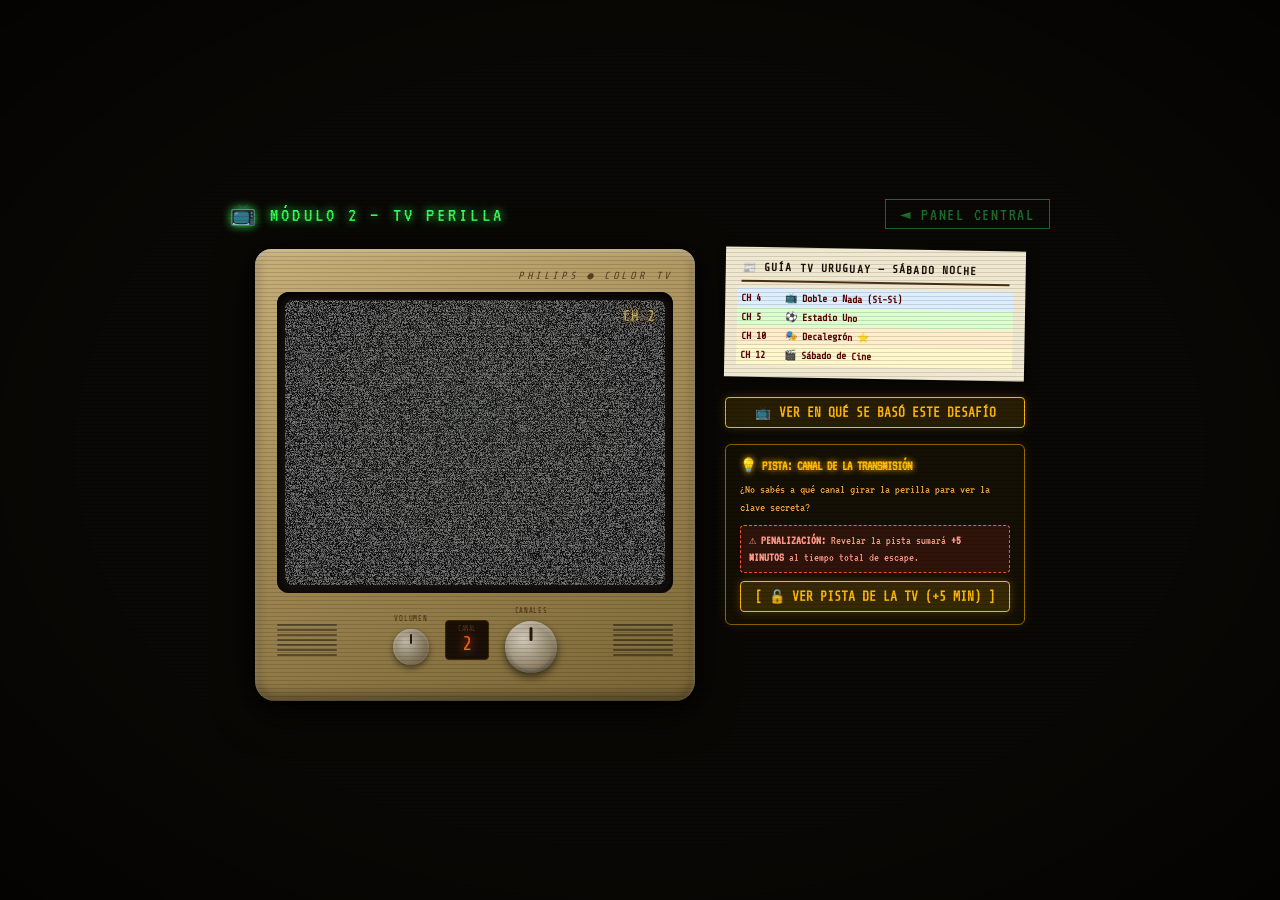
<file: puzzles/tv-canal.html>
<!DOCTYPE html>
<html lang="es">
<head>
  <meta charset="UTF-8">
  <meta name="viewport" content="width=device-width, initial-scale=1.0">
  <title>TV Perilla — Módulo Canal</title>
  <link href="https://fonts.googleapis.com/css2?family=VT323&family=Share+Tech+Mono&display=swap" rel="stylesheet">
  <link rel="stylesheet" href="../assets/css/style.css">
  <style>
    body {
      background: #0a0805;
      min-height: 100vh;
      display: flex;
      align-items: center;
      justify-content: center;
      flex-direction: column;
      gap: 20px;
      padding: 20px;
    }

    .page-top {
      width: 100%;
      max-width: 820px;
      display: flex;
      align-items: center;
      justify-content: space-between;
      flex-wrap: wrap;
      gap: 10px;
    }
    .page-top-title {
      font-size: 1.3rem;
      letter-spacing: .15em;
      color: var(--green);
      text-shadow: 0 0 10px var(--green);
    }

    .main-layout {
      display: flex;
      gap: 30px;
      align-items: flex-start;
      justify-content: center;
      flex-wrap: wrap;
      width: 100%;
      max-width: 820px;
    }

    /* ── TELEVISION ── */
    .tv-body {
      width: 440px;
      flex-shrink: 0;
      background: linear-gradient(160deg, #c8b07a 0%, #a8905a 40%, #7a6535 100%);
      border-radius: 16px 16px 20px 20px;
      padding: 20px 22px 28px;
      box-shadow:
        inset 0 3px 6px rgba(255,255,255,0.3),
        inset 0 -6px 12px rgba(0,0,0,0.4),
        0 10px 40px rgba(0,0,0,0.8),
        0 3px 8px rgba(0,0,0,0.6);
      position: relative;
    }

    /* TV brand label */
    .tv-brand {
      text-align: right;
      font-family: 'Share Tech Mono', monospace;
      font-size: 0.65rem;
      color: #5a4020;
      letter-spacing: .25em;
      margin-bottom: 10px;
      font-style: italic;
    }

    /* CRT screen frame */
    .tv-screen-frame {
      background: #1a1410;
      border-radius: 12px;
      padding: 8px;
      box-shadow:
        inset 0 4px 10px rgba(0,0,0,0.9),
        inset 0 0 20px rgba(0,0,0,0.7);
      margin-bottom: 14px;
      position: relative;
    }

    /* CRT screen */
    .tv-screen {
      background: #000;
      border-radius: 8px;
      aspect-ratio: 4/3;
      position: relative;
      overflow: hidden;
      /* CRT curvature illusion */
      box-shadow: inset 0 0 40px rgba(0,0,0,0.8);
    }

    /* Screen content layers */
    .screen-content {
      position: absolute;
      inset: 0;
      display: flex;
      flex-direction: column;
      align-items: center;
      justify-content: center;
    }

    /* Static / noise */
    .static-layer {
      position: absolute;
      inset: 0;
      opacity: 1;
      transition: opacity .3s;
    }
    canvas#static-canvas {
      width: 100%;
      height: 100%;
      display: block;
    }

    /* Canal content (shared) */
    .channel-content {
      position: absolute;
      inset: 0;
      display: flex;
      flex-direction: column;
      align-items: center;
      justify-content: center;
      opacity: 0;
      transition: opacity .6s;
      text-align: center;
      padding: 10px;
      pointer-events: none;
    }
    .channel-content.show { opacity: 1; pointer-events: auto; }

    .ch-logo {
      font-family: 'Share Tech Mono', monospace;
      font-size: 1rem;
      letter-spacing: .1em;
      margin-bottom: 3px;
    }
    .ch-show-name {
      font-family: 'Share Tech Mono', monospace;
      font-size: 0.55rem;
      color: #cccccc;
      letter-spacing: .06em;
      margin-bottom: 7px;
    }
    .ch-image-area {
      width: 80%;
      aspect-ratio: 4/3;
      border: 1px solid #444;
      display: flex;
      align-items: center;
      justify-content: center;
      position: relative;
      overflow: hidden;
      font-family: 'Share Tech Mono', monospace;
    }
    .ch-inner {
      font-size: 0.5rem;
      text-align: center;
      line-height: 1.6;
      padding: 8px;
    }
    .ch-ticker {
      position: absolute;
      bottom: 0; left: 0; right: 0;
      padding: 3px 6px;
      font-size: 0.45rem;
      color: #fff;
      letter-spacing: .06em;
      text-align: center;
    }
    /* Canal 3 — Atari (secreto, no figura en guía) */
    .ch3-bg  { background: #000; }
    .ch3-img { background: #000; border-color: #333; }
    .ch3-logo { color: #cc8800; text-shadow: 0 0 8px #aa5500; font-size:.75rem; }
    .ch3-ticker { background: rgba(90,50,0,.9); }
    /* Canal 4 — azul */
    .ch4-bg  { background: linear-gradient(180deg, #00003a 0%, #000020 100%); }
    .ch4-img { background: linear-gradient(135deg, #000830, #00001a); border-color: #1a1a6a; }
    .ch4-logo { color: #6688ff; text-shadow: 0 0 12px #4466ff; }
    .ch4-ticker { background: rgba(0,0,200,.8); }
    /* Canal 5 — verde */
    .ch5-bg  { background: linear-gradient(180deg, #001a00 0%, #000d00 100%); }
    .ch5-img { background: linear-gradient(135deg, #001500, #000800); border-color: #1a5a1a; }
    .ch5-logo { color: #44ff44; text-shadow: 0 0 12px #22cc22; }
    .ch5-ticker { background: rgba(0,130,0,.85); }
    /* Canal 10 — rojo (código) */
    .ch10-bg  { background: linear-gradient(180deg, #1a0000 0%, #0d0000 100%); }
    .ch10-img { background: linear-gradient(135deg, #1a0500, #0d0200); border-color: #6a1a00; }
    .ch10-logo { color: #ff4422; text-shadow: 0 0 15px #ff2200; }
    .ch10-ticker { background: rgba(180,30,0,.9); }
    /* Canal 12 — dorado */
    .ch12-bg  { background: linear-gradient(180deg, #1a1000 0%, #0d0800 100%); }
    .ch12-img { background: linear-gradient(135deg, #1a1000, #0d0800); border-color: #6a4a00; }
    .ch12-logo { color: #ffcc00; text-shadow: 0 0 12px #ffaa00; }
    .ch12-ticker { background: rgba(130,90,0,.85); }

    /* CRT scanlines overlay on screen */
    .tv-screen::after {
      content: '';
      position: absolute;
      inset: 0;
      background: repeating-linear-gradient(
        0deg,
        transparent 0px, transparent 2px,
        rgba(0,0,0,0.18) 2px, rgba(0,0,0,0.18) 3px
      );
      pointer-events: none;
      z-index: 10;
    }

    /* CRT glow */
    .tv-screen::before {
      content: '';
      position: absolute;
      inset: 0;
      background: radial-gradient(ellipse at 50% 40%, rgba(100,120,80,0.08) 0%, transparent 70%);
      z-index: 11;
      pointer-events: none;
    }

    /* Channel number overlay */
    .channel-overlay {
      position: absolute;
      top: 8px; right: 10px;
      font-family: 'Share Tech Mono', monospace;
      font-size: 0.9rem;
      color: rgba(255,220,100,0.7);
      text-shadow: 0 0 8px rgba(255,180,0,.5);
      z-index: 12;
      transition: opacity .3s;
    }

    /* ── TV CONTROLS ── */
    .tv-controls {
      display: flex;
      align-items: center;
      justify-content: space-between;
      gap: 10px;
    }

    /* Speaker grille */
    .tv-speaker {
      display: flex;
      flex-direction: column;
      gap: 3px;
    }
    .speaker-hole {
      width: 60px;
      height: 2px;
      background: rgba(0,0,0,0.4);
      border-radius: 2px;
    }

    /* Knob group */
    .knob-group {
      display: flex;
      gap: 16px;
      align-items: center;
    }

    .knob-container {
      display: flex;
      flex-direction: column;
      align-items: center;
      gap: 6px;
    }
    .knob-label {
      font-family: 'Share Tech Mono', monospace;
      font-size: 0.45rem;
      color: #4a3010;
      letter-spacing: .1em;
      text-align: center;
    }

    /* THE KNOB */
    .tv-knob {
      width: 52px;
      height: 52px;
      border-radius: 50%;
      background:
        radial-gradient(circle at 35% 35%, #d0c8b8, #6a5a3a);
      box-shadow:
        0 4px 8px rgba(0,0,0,0.6),
        inset 0 2px 4px rgba(255,255,255,0.4),
        inset 0 -2px 4px rgba(0,0,0,0.4);
      cursor: grab;
      position: relative;
      user-select: none;
      transition: transform .08s ease;
    }
    .tv-knob:active { cursor: grabbing; }

    /* Knob indicator line */
    .tv-knob::after {
      content: '';
      position: absolute;
      top: 6px; left: 50%;
      transform: translateX(-50%);
      width: 3px;
      height: 14px;
      background: #2a1a08;
      border-radius: 2px;
    }

    /* Channel display */
    .channel-display {
      background: #1a1008;
      border: 1px solid #3a2808;
      border-radius: 4px;
      padding: 4px 12px;
      text-align: center;
    }
    .channel-display .ch-num {
      font-family: 'Share Tech Mono', monospace;
      font-size: 1.2rem;
      color: #ff6600;
      text-shadow: 0 0 8px #ff4400;
      letter-spacing: .05em;
    }
    .channel-display .ch-label {
      font-family: 'Share Tech Mono', monospace;
      font-size: 0.4rem;
      color: #5a3a18;
      letter-spacing: .1em;
    }

    /* Volume knob (decorative) */
    .vol-knob {
      width: 36px;
      height: 36px;
      border-radius: 50%;
      background: radial-gradient(circle at 35% 35%, #c0b8a8, #5a4a2a);
      box-shadow: 0 3px 6px rgba(0,0,0,0.5), inset 0 1px 3px rgba(255,255,255,0.3);
      position: relative;
    }
    .vol-knob::after {
      content: '';
      position: absolute;
      top: 5px; left: 50%;
      transform: translateX(-50%);
      width: 2px; height: 10px;
      background: #2a1a08;
      border-radius: 1px;
    }

    /* ── RIGHT PANEL ── */
    .right-panel {
      max-width: 300px;
      flex: 1;
      min-width: 220px;
      display: flex;
      flex-direction: column;
      gap: 16px;
    }

    .tv-guide {
      background: #f0e8d0;
      padding: 14px 16px;
      box-shadow: 3px 3px 10px rgba(0,0,0,0.5);
      font-family: 'Share Tech Mono', monospace;
      color: #1a1008;
      transform: rotate(1deg);
    }
    .tv-guide h3 {
      font-size: 0.7rem;
      letter-spacing: .1em;
      border-bottom: 2px solid #4a3010;
      padding-bottom: 6px;
      margin-bottom: 8px;
    }
    .guide-row {
      font-size: 0.62rem;
      line-height: 1.7;
      display: flex;
      gap: 8px;
    }
    .guide-row.highlight {
      background: #ffee88;
      padding: 2px 4px;
      margin: -2px -4px;
      font-weight: bold;
      color: #5a0000;
    }
    .guide-ch { min-width: 36px; }

    .instructions {
      background: rgba(51,255,85,.03);
      border: 1px solid var(--border);
      padding: 14px 16px;
    }
    .instructions h4 {
      font-size: 1rem;
      letter-spacing: .1em;
      margin-bottom: 8px;
      color: var(--amber);
      text-shadow: 0 0 8px var(--amber);
    }
    .instructions p {
      font-size: .9rem;
      color: var(--green-dim);
      line-height: 1.7;
    }

    /* Code reveal */
    .code-reveal {
      display: none;
      text-align: center;
      padding: 18px 24px;
      border: 1px solid var(--amber);
      background: rgba(255,184,0,.05);
      animation: pulseAmber 1.5s infinite alternate;
    }
    .code-reveal.show { display: block; }
    .code-reveal h3 {
      font-size: 1rem;
      color: var(--amber);
      letter-spacing: .12em;
      text-shadow: 0 0 10px var(--amber);
      margin-bottom: 8px;
    }
    .code-reveal .code-digits {
      font-size: 3.5rem;
      color: var(--amber);
      text-shadow: 0 0 25px var(--amber), 0 0 5px var(--amber);
      letter-spacing: .5em;
    }
    @keyframes pulseAmber {
      from { box-shadow: 0 0 10px rgba(255,184,0,.2); }
      to   { box-shadow: 0 0 30px rgba(255,184,0,.4); }
    }

    /* ── Hint Box & Penalty UI ── */
    .hint-container {
      background: rgba(255, 184, 0, 0.04);
      border: 1px solid var(--amber-dim);
      border-radius: 6px;
      padding: 12px 14px;
      box-shadow: 0 0 12px rgba(255, 184, 0, 0.1);
    }
    .hint-header {
      font-size: 0.85rem;
      font-weight: bold;
      color: var(--amber);
      text-shadow: 0 0 6px var(--amber);
      margin-bottom: 8px;
      display: flex;
      align-items: center;
      gap: 6px;
    }
    .penalty-warning-badge {
      background: rgba(255, 60, 60, 0.12);
      border: 1px dashed #ff5544;
      color: #ff9988;
      font-size: 0.76rem;
      line-height: 1.4;
      padding: 6px 8px;
      border-radius: 4px;
      margin: 8px 0;
    }
    .btn-unlock-hint {
      font-family: 'Share Tech Mono', monospace;
      font-size: 0.82rem;
      font-weight: bold;
      padding: 7px 12px;
      width: 100%;
      background: rgba(255, 184, 0, 0.15);
      border: 1px solid var(--amber);
      color: var(--amber);
      border-radius: 4px;
      cursor: pointer;
      box-shadow: 0 0 10px rgba(255, 184, 0, 0.25);
      transition: all 0.15s;
    }
    .btn-unlock-hint:hover {
      background: var(--amber);
      color: #000;
      box-shadow: 0 0 16px var(--amber);
    }
    .penalty-applied-badge {
      background: rgba(255, 184, 0, 0.15);
      border: 1px solid var(--amber);
      color: var(--amber);
      font-size: 0.76rem;
      font-weight: bold;
      padding: 5px 8px;
      border-radius: 4px;
      margin-bottom: 8px;
      text-align: center;
      animation: pulseAmber 1s infinite alternate;
    }
    .btn-hint-yes {
      background: rgba(255, 60, 60, 0.2);
      border: 1px solid #ff4444;
      color: #ff8888;
    }
    .btn-hint-yes:hover {
      background: #ff4444;
      color: #000;
    }
    .btn-hint-no {
      background: rgba(51, 255, 85, 0.1);
      border: 1px solid var(--green);
      color: var(--green);
    }
    .btn-hint-no:hover {
      background: var(--green);
      color: #000;
    }

    /* Modal styles */
    .hint-confirm-overlay {
      position: fixed;
      inset: 0;
      background: rgba(0, 5, 0, 0.88);
      backdrop-filter: blur(4px);
      display: flex;
      align-items: center;
      justify-content: center;
      z-index: 1000;
      padding: 16px;
    }
    .hint-confirm-box {
      background: #0d0a06;
      border: 2px solid var(--amber);
      box-shadow: 0 0 25px rgba(255, 184, 0, 0.4);
      border-radius: 6px;
      max-width: 380px;
      width: 100%;
      padding: 18px 20px;
      text-align: center;
      font-family: 'Share Tech Mono', monospace;
    }
    .btn-hint-act {
      font-family: 'Share Tech Mono', monospace;
      font-size: 0.82rem;
      font-weight: bold;
      padding: 6px 14px;
      border-radius: 4px;
      cursor: pointer;
      transition: all 0.15s;
    }
  </style>
</head>
<body>

  <div class="page-top">
    <div class="page-top-title glow">📺 MÓDULO 2 — TV PERILLA</div>
    <a href="../index.html" class="btn-back">◄ PANEL CENTRAL</a>
  </div>

  <div class="main-layout">

    <!-- TV -->
    <div class="tv-body">
      <div class="tv-brand">PHILIPS ● COLOR TV</div>

      <div class="tv-screen-frame">
        <div class="tv-screen" id="tv-screen">
          <!-- Static canvas -->
          <div class="static-layer" id="static-layer">
            <canvas id="static-canvas"></canvas>
          </div>

          <!-- Canal 3: Atari 2600 — Galaxi / Galaxian (SECRETO — no figura en guía) -->
          <div class="channel-content ch3-bg" id="ch3-content">
            <div class="ch-logo ch3-logo">▶ ATARI 2600 — GALAXI ◀</div>
            <div class="ch-show-name" style="color:#ffaa00">SPACE DEFENDER &bull; 1982</div>
            <div class="ch-image-area ch3-img">
              <div class="ch-inner" style="color:#00ffcc;font-family:monospace;font-size:0.6rem;line-height:1.2;width:100%;letter-spacing:1px;">
                <div style="display:flex;justify-content:space-between;color:#ff5555;font-size:0.55rem;margin-bottom:3px;">
                  <span>1UP: 02480</span>
                  <span>HI-SCORE: 99990</span>
                </div>
                <div style="color:#ffcc00;letter-spacing:4px;font-size:0.75rem;margin-bottom:2px;">
                  🛸 &nbsp; 👑 &nbsp; 🛸
                </div>
                <div style="color:#ff3333;letter-spacing:4px;font-size:0.7rem;margin-bottom:2px;">
                  👾 &nbsp; 👾 &nbsp; 👾 &nbsp; 👾
                </div>
                <div style="color:#33ff33;letter-spacing:3px;font-size:0.65rem;margin-bottom:2px;">
                  👾 &nbsp; 👾 &nbsp; 👾 &nbsp; 👾 &nbsp; 👾
                </div>
                <div style="color:#00ffff;letter-spacing:3px;font-size:0.65rem;margin-bottom:4px;">
                  ✦ &nbsp; &nbsp; &nbsp; ✦ &nbsp; &nbsp; &nbsp; ✦
                </div>
                <div style="color:#ff0055;font-size:0.6rem;margin-bottom:2px;">
                  │ &nbsp; &nbsp; │
                </div>
                <div style="color:#ffffff;font-size:0.85rem;font-weight:bold;text-shadow:0 0 8px #00ffff;">
                  🚀 
                </div>
              </div>
              <div class="ch-ticker ch3-ticker">● ATARI 2600 ● MODO VIDEOJUEGO GALAXI ● SCORE: 02480 ● PRESS FIRE TO PLAY ●</div>
            </div>
          </div>

          <!-- Canal 4: Doble o Nada -->
          <div class="channel-content ch4-bg" id="ch4-content">
            <div class="ch-logo ch4-logo">✦ MONTE CARLO TV CANAL 4 ✦</div>
            <div class="ch-show-name">DOBLE O NADA — CONCURSO DE PREGUNTAS</div>
            <div class="ch-image-area ch4-img">
              <div class="ch-inner" style="color:#ffffff">
                ❓<br>
                "DOBLE O NADA"<br>
                REFRESCOS SI-SI<br>
                <br>
                CONDUCE: C. AMÉRICO<br>
                ────────────
              </div>
              <div class="ch-ticker ch4-ticker">● CANAL 4 ● DOBLE O NADA ● EDICIÓN FAMILIAR ● SI-SI EL SABOR DEL SOL ●</div>
            </div>
          </div>

          <!-- Canal 5: Estadio Uno -->
          <div class="channel-content ch5-bg" id="ch5-content">
            <div class="ch-logo ch5-logo">SODRE CANAL 5</div>
            <div class="ch-show-name">ESTADIO UNO — DEBATE DEPORTIVO</div>
            <div class="ch-image-area ch5-img">
              <div class="ch-inner" style="color:#aaffaa">
                ⚽<br>
                "ESTADIO UNO"<br>
                EL POLÉMICO DEBATE<br>
                <br>
                JULIO SÁNCHEZ PADILLA<br>
                ────────────
              </div>
              <div class="ch-ticker ch5-ticker">● CANAL 5 SODRE ● ESTADIO UNO ● FÚTBOL URUGUAYO ● DEBATE EN VIVO ●</div>
            </div>
          </div>

          <!-- Canal 10: DECALEGRÓN (OBJETIVO) -->
          <div class="channel-content ch10-bg" id="ch10-content">
            <div class="ch-logo ch10-logo">SAETA CANAL 10 — EN VIVO</div>
            <div class="ch-show-name">DECALEGRÓN — HUMOR EN FAMILIA</div>
            <div class="ch-image-area ch10-img">
              <div class="ch-inner" style="color:#ffff88">
                🎭<br>
                "DECALEGRÓN"<br>
                CANAL 10 SAETA<br>
                <br>
                ESPALTER &bull; ALMADA<br>
                ────────────<br>
                <div style="font-size:1.15rem;font-weight:bold;color:#ff3322;letter-spacing:0.25em;margin-top:5px;text-shadow:0 0 12px #ff2200;background:rgba(0,0,0,0.65);padding:2px 8px;border-radius:4px;border:1px dashed #ff4422;display:inline-block;">
                  CÓDIGO: 815
                </div>
              </div>
              <div class="ch-ticker ch10-ticker" id="code-ticker">● SORTEO DE HOY: CÓDIGO 815 — LLAME YA ● DECALEGRÓN ● CANAL 10 ●</div>
            </div>
          </div>

          <!-- Canal 12: Sábado de Cine -->
          <div class="channel-content ch12-bg" id="ch12-content">
            <div class="ch-logo ch12-logo">✦ CANAL 12 ✦</div>
            <div class="ch-show-name">SÁBADO DE CINE — CICLO CLÁSICO</div>
            <div class="ch-image-area ch12-img">
              <div class="ch-inner" style="color:#ffdd88">
                🎬<br>
                "EL PADRINO"<br>
                (1972)<br>
                <br>
                FRANCIS F. COPPOLA<br>
                ────────────
              </div>
              <div class="ch-ticker ch12-ticker">● CANAL 12 ● SÁBADO DE CINE ● CICLO COPPOLA ● PRÓX: EL PADRINO II ●</div>
            </div>
          </div>

          <!-- Channel number -->
          <div class="channel-overlay" id="ch-overlay">CH 2</div>
        </div>
      </div>

      <!-- Controls -->
      <div class="tv-controls">
        <!-- Speaker -->
        <div class="tv-speaker">
          <div class="speaker-hole"></div>
          <div class="speaker-hole"></div>
          <div class="speaker-hole"></div>
          <div class="speaker-hole"></div>
          <div class="speaker-hole"></div>
          <div class="speaker-hole"></div>
          <div class="speaker-hole"></div>
        </div>

        <!-- Knobs -->
        <div class="knob-group">
          <div class="knob-container">
            <div class="knob-label">VOLUMEN</div>
            <div class="vol-knob" id="vol-knob"></div>
          </div>

          <div class="channel-display">
            <div class="ch-label">CANAL</div>
            <div class="ch-num" id="ch-display">2</div>
          </div>

          <div class="knob-container">
            <div class="knob-label">CANALES</div>
            <div class="tv-knob" id="tv-knob"></div>
          </div>
        </div>

        <!-- Right speaker -->
        <div class="tv-speaker">
          <div class="speaker-hole"></div>
          <div class="speaker-hole"></div>
          <div class="speaker-hole"></div>
          <div class="speaker-hole"></div>
          <div class="speaker-hole"></div>
          <div class="speaker-hole"></div>
          <div class="speaker-hole"></div>
        </div>
      </div>
    </div><!-- /tv-body -->

    <!-- Right panel -->
    <div class="right-panel">

      <!-- TV guide clue -->
      <div class="tv-guide">
        <h3>📰 GUÍA TV URUGUAY — SÁBADO NOCHE</h3>
        <div class="guide-row highlight" style="background:#ddeeff"><span class="guide-ch">CH 4</span><span>📺 Doble o Nada (Si-Si)</span></div>
        <div class="guide-row highlight" style="background:#ddffd0"><span class="guide-ch">CH 5</span><span>⚽ Estadio Uno</span></div>
        <div class="guide-row highlight" style="background:#ffeecc"><span class="guide-ch">CH 10</span><span>🎭 Decalegrón ⭐</span></div>
        <div class="guide-row highlight" style="background:#fff8cc"><span class="guide-ch">CH 12</span><span>🎬 Sábado de Cine</span></div>
      </div>

      <!-- TV History & Background Button -->
      <button type="button" class="btn-unlock-hint" onclick="openTvHistoryModal()" style="background:rgba(255,184,0,0.12);border:1px solid var(--amber);color:var(--amber);box-shadow:0 0 10px rgba(255,184,0,0.2);margin-top:2px;cursor:pointer;display:flex;align-items:center;justify-content:center;gap:8px;width:100%;font-family:'Share Tech Mono',monospace;font-size:0.8rem;padding:7px 10px;border-radius:4px;">
        <span>📺</span>
        <span>VER EN QUÉ SE BASÓ ESTE DESAFÍO</span>
      </button>

      <!-- Hint System Box -->
      <div class="hint-container" id="hint-container">
        <div class="hint-header">
          <span>💡 PISTA: CANAL DE LA TRANSMISIÓN</span>
        </div>

        <!-- Locked hint view -->
        <div class="hint-locked-box" id="hint-locked-box">
          <p style="font-size:0.8rem;color:#e8a040;line-height:1.4">
            ¿No sabés a qué canal girar la perilla para ver la clave secreta?
          </p>
          <div class="penalty-warning-badge">
            ⚠️ <b>PENALIZACIÓN:</b> Revelar la pista sumará <b>+5 MINUTOS</b> al tiempo total de escape.
          </div>
          <button class="btn-unlock-hint" onclick="requestUnlockHint()">
            [ 🔓 VER PISTA DE LA TV (+5 MIN) ]
          </button>
        </div>

        <!-- Revealed hint view -->
        <div class="hint-revealed-box" id="hint-revealed-box" style="display:none;">
          <div class="penalty-applied-badge">
            ⏱️ ¡PENALIZACIÓN: +5 MINUTOS SUMADOS AL CRONÓMETRO!
          </div>
          <div style="font-family:'Share Tech Mono',monospace;font-size:.82rem;line-height:1.45;color:#99e699">
            1. Girá la perilla <b style="color:var(--green)">CANALES</b> hacia la derecha hasta llegar al <b>Canal 10 (Decalegrón)</b>.<br>
            2. En la pantalla del televisor aparecerá el <b>Código: 815</b>.
          </div>
        </div>
      </div>

    </div>

  </div><!-- /main-layout -->

  <!-- Modal confirmation for hint -->
  <div class="hint-confirm-overlay" id="hint-confirm-overlay" style="display:none;">
    <div class="hint-confirm-box">
      <div style="font-size:1rem;font-weight:bold;color:var(--amber);text-shadow:0 0 8px var(--amber);">⚠️ SOLICITAR PISTA DE TV</div>
      <p style="font-size:0.86rem;color:#ffd080;line-height:1.4;margin:12px 0;">
        ¿Deseas desbloquear la pista para sintonizar el canal correcto?<br>
        Se sumarán <b>5 minutos de penalización</b> inmediatamente al cronómetro total de escape.
      </p>
      <div style="display:flex;gap:10px;justify-content:center;margin-top:14px;">
        <button class="btn-hint-act btn-hint-yes" onclick="applyHintPenalty()">[ SÍ, APLICAR +5 MIN ]</button>
        <button class="btn-hint-act btn-hint-no" onclick="closeHintConfirm()">[ CANCELAR ]</button>
      </div>
    </div>
  </div>

  <!-- ══ MODAL HISTORIA DE LA TV A PERILLA Y DECALEGRÓN ══ -->
  <div class="hint-confirm-overlay" id="tv-history-modal" style="display:none;z-index:1100;">
    <div class="hint-confirm-box" style="max-width:520px;border-color:var(--amber);box-shadow:0 0 35px rgba(255,184,0,0.45);text-align:left;background:#0d0a06;padding:18px 22px;">
      
      <div style="display:flex;justify-content:space-between;align-items:center;border-bottom:1px solid #4a3010;padding-bottom:8px;margin-bottom:12px;">
        <div style="font-size:1.05rem;font-weight:bold;color:var(--amber);display:flex;align-items:center;gap:6px;">
          <span>📺</span>
          <span>LA TELEVISIÓN A PERILLA Y DECALEGRÓN</span>
        </div>
        <button type="button" onclick="closeTvHistoryModal()" style="background:transparent;border:none;color:#ff5555;font-size:1.2rem;cursor:pointer;font-weight:bold;">✕</button>
      </div>

      <div style="display:flex;gap:16px;align-items:flex-start;flex-wrap:wrap;">
        <div style="text-align:center;flex-shrink:0;margin:0 auto;">
          <img src="../assets/images/tv_retro.jpg" alt="Televisor a Perilla Vintage" style="width:145px;height:145px;object-fit:cover;border-radius:6px;border:2px solid var(--amber);box-shadow:0 0 16px rgba(255,184,0,0.35);display:block;">
          <span style="font-size:0.68rem;color:#d0b080;margin-top:4px;display:block;">Televisor CRT 80s/90s</span>
        </div>

        <div style="flex:1;min-width:220px;font-size:0.82rem;line-height:1.45;color:#e8d8c0;">
          <div style="background:rgba(255,184,0,0.1);border-left:3px solid var(--amber);padding:5px 8px;margin-bottom:8px;font-weight:bold;color:var(--amber);">
            🇺🇾 En qué se basó este desafío nostálgico:
          </div>
          <p style="margin-bottom:6px;">
            • <b>El Zapping Mecánico:</b> En los 80 y 90, cambiar de canal requería levantarse del sillón y girar la perilla selectora de 12 posiciones con su inconfundible sonido <i>¡CLAC-CLAC!</i>.
          </p>
          <p style="margin-bottom:6px;">
            • <b>Canal 10 y Decalegrón:</b> El desafío homenajea a <b>Canal 10 Saeta</b> y al legendario programa humorístico <b>"Decalegrón"</b> (1977-2001), protagonizado por Ricardo Espalter (*Pinchinatti*), Enrique Almada, Eduardo D'Angelo y Julio Frade.
          </p>
          <p>
            • <b>La TV como Punto de Encuentro:</b> En la época de la fundación del colegio (1996), la televisión de tubo era el centro del hogar donde toda la familia se reunía a reír y compartir.
          </p>
        </div>
      </div>

      <div style="text-align:center;margin-top:14px;border-top:1px solid #4a3010;padding-top:10px;">
        <button type="button" class="btn-hint-act btn-hint-no" style="background:var(--amber);color:#000;border:none;font-weight:bold;padding:6px 24px;" onclick="closeTvHistoryModal()">
          [ ENTENDIDO / CERRAR ]
        </button>
      </div>

    </div>
  </div>

<script>
  function openTvHistoryModal() { document.getElementById('tv-history-modal').style.display = 'flex'; }
  function closeTvHistoryModal() { document.getElementById('tv-history-modal').style.display = 'none'; }

  // ── State ────────────────────────────────────────────────
  const CHANNELS   = [2,3,4,5,6,7,8,9,10,11,12,13];
  const TARGET_CH     = 10;    // Canal 10 — Decalegrón
  const SECRET        = '815';
  const DEGS_PER_CH   = 30;    // 360° / 12 canales

  // Canales con contenido (los demás → pantalla negra)
  // Canal 3 es secreto: tiene Atari pero NO figura en la guía
  const CONTENT_CHANNELS = [3, 4, 5, 10, 12];

  let currentChannel = 2;
  let solved         = localStorage.getItem('er_tv') !== null;

  // ── Static noise canvas ──────────────────────────────────
  const canvas = document.getElementById('static-canvas');
  const ctx    = canvas.getContext('2d');
  let staticAnimId;

  function resizeCanvas() {
    const screen = document.getElementById('tv-screen');
    canvas.width  = screen.clientWidth;
    canvas.height = screen.clientHeight;
  }

  function drawStatic() {
    const w = canvas.width, h = canvas.height;
    const imageData = ctx.createImageData(w, h);
    const data = imageData.data;
    const intensity = Math.random() * 0.3 + 0.5;
    for (let i = 0; i < data.length; i += 4) {
      const v = Math.floor(Math.random() * 255 * intensity);
      data[i] = data[i+1] = data[i+2] = v;
      data[i+3] = 255;
    }
    ctx.putImageData(imageData, 0, 0);
    staticAnimId = requestAnimationFrame(drawStatic);
  }

  // ── Web Audio TV Static & Channel Sounds ──────────────────
  let audioCtx = null;
  let staticNoiseNode = null;
  let staticGainNode = null;

  function getAudioCtx() {
    if (!audioCtx) {
      audioCtx = new (window.AudioContext || window.webkitAudioContext)();
    }
    if (audioCtx.state === 'suspended') {
      audioCtx.resume();
    }
    return audioCtx;
  }

  function initStaticNoiseAudio() {
    try {
      const ctx = getAudioCtx();
      if (staticNoiseNode) return;

      // Generar 2 segundos de buffer de ruido blanco analógico
      const bufferSize = ctx.sampleRate * 2;
      const noiseBuffer = ctx.createBuffer(1, bufferSize, ctx.sampleRate);
      const output = noiseBuffer.getChannelData(0);
      for (let i = 0; i < bufferSize; i++) {
        output[i] = Math.random() * 2 - 1;
      }

      staticNoiseNode = ctx.createBufferSource();
      staticNoiseNode.buffer = noiseBuffer;
      staticNoiseNode.loop = true;

      // Filtro de audio característico de parlante de TV CRT analógica
      const filter = ctx.createBiquadFilter();
      filter.type = 'bandpass';
      filter.frequency.value = 1400;
      filter.Q.value = 0.8;

      staticGainNode = ctx.createGain();
      staticGainNode.gain.setValueAtTime(0.0001, ctx.currentTime);

      staticNoiseNode.connect(filter);
      filter.connect(staticGainNode);
      staticGainNode.connect(ctx.destination);

      staticNoiseNode.start(0);
    } catch(e) {}
  }

  function playStaticAudio() {
    try {
      initStaticNoiseAudio();
      if (staticGainNode && audioCtx) {
        staticGainNode.gain.cancelScheduledValues(audioCtx.currentTime);
        staticGainNode.gain.setValueAtTime(staticGainNode.gain.value, audioCtx.currentTime);
        staticGainNode.gain.linearRampToValueAtTime(0.07, audioCtx.currentTime + 0.15);
      }
    } catch(e) {}
  }

  function stopStaticAudio() {
    try {
      if (staticGainNode && audioCtx) {
        staticGainNode.gain.cancelScheduledValues(audioCtx.currentTime);
        staticGainNode.gain.setValueAtTime(staticGainNode.gain.value, audioCtx.currentTime);
        staticGainNode.gain.linearRampToValueAtTime(0.00001, audioCtx.currentTime + 0.15);
      }
    } catch(e) {}
  }

  function playKnobClick() {
    try {
      const ctx = getAudioCtx();
      const t = ctx.currentTime;

      // 1. Sharp mechanical snap click
      const osc1 = ctx.createOscillator();
      const gain1 = ctx.createGain();
      osc1.type = 'triangle';
      osc1.frequency.setValueAtTime(1100, t);
      osc1.frequency.exponentialRampToValueAtTime(160, t + 0.035);
      gain1.gain.setValueAtTime(0.32, t);
      gain1.gain.exponentialRampToValueAtTime(0.001, t + 0.035);
      osc1.connect(gain1);
      gain1.connect(ctx.destination);
      osc1.start(t);
      osc1.stop(t + 0.04);

      // 2. Heavy mechanical rotary detent CLAP/THUD (el clásico clac metálico del selector)
      const osc2 = ctx.createOscillator();
      const gain2 = ctx.createGain();
      osc2.type = 'sawtooth';
      osc2.frequency.setValueAtTime(250, t + 0.006);
      osc2.frequency.exponentialRampToValueAtTime(45, t + 0.065);
      gain2.gain.setValueAtTime(0.38, t + 0.006);
      gain2.gain.exponentialRampToValueAtTime(0.001, t + 0.065);
      osc2.connect(gain2);
      gain2.connect(ctx.destination);
      osc2.start(t + 0.006);
      osc2.stop(t + 0.07);
    } catch(e) {}
  }

  // ── Hint Penalty & Reveal System ────────────────────────
  function playPenaltySound() {
    try {
      const ctx = getAudioCtx();
      [220, 180, 140].forEach((freq, i) => {
        const osc = ctx.createOscillator();
        const gain = ctx.createGain();
        osc.type = 'sawtooth';
        osc.frequency.setValueAtTime(freq, ctx.currentTime + i * 0.12);
        gain.gain.setValueAtTime(0.12, ctx.currentTime + i * 0.12);
        gain.gain.exponentialRampToValueAtTime(0.001, ctx.currentTime + i * 0.12 + 0.2);
        osc.connect(gain);
        gain.connect(ctx.destination);
        osc.start(ctx.currentTime + i * 0.12);
        osc.stop(ctx.currentTime + i * 0.12 + 0.22);
      });
    } catch(e) {}
  }

  function requestUnlockHint() {
    const modal = document.getElementById('hint-confirm-overlay');
    if (modal) modal.style.display = 'flex';
  }

  function closeHintConfirm() {
    const modal = document.getElementById('hint-confirm-overlay');
    if (modal) modal.style.display = 'none';
  }

  function applyHintPenalty() {
    closeHintConfirm();
    playPenaltySound();

    if (localStorage.getItem('er_tv_hint_used') !== '1') {
      localStorage.setItem('er_tv_hint_used', '1');
      const curStart = parseInt(localStorage.getItem('er_start_time') || Date.now(), 10);
      localStorage.setItem('er_start_time', (curStart - (5 * 60 * 1000)).toString());
    }

    revealHintUI(true);
  }

  function revealHintUI(animate) {
    const locked = document.getElementById('hint-locked-box');
    const revealed = document.getElementById('hint-revealed-box');
    if (locked) locked.style.display = 'none';
    if (revealed) {
      revealed.style.display = 'block';
      if (animate) {
        revealed.scrollIntoView({ behavior: 'smooth', block: 'nearest' });
      }
    }
  }

  // ── Channel display ──────────────────────────────────────
  const chContentMap = { 3:'ch3-content', 4:'ch4-content', 5:'ch5-content', 10:'ch10-content', 12:'ch12-content' };
  let unlockCodeTimeout = null;

  function setChannel(ch) {
    currentChannel = ch;
    document.getElementById('ch-display').textContent = ch;
    document.getElementById('ch-overlay').textContent = `CH ${ch}`;

    const staticLayer = document.getElementById('static-layer');

    // 1. Ocultar de forma inmediata y sincrónica TODOS los contenidos de canales
    Object.values(chContentMap).forEach(id => {
      const el = document.getElementById(id);
      if (el) el.classList.remove('show');
    });

    if (unlockCodeTimeout) {
      clearTimeout(unlockCodeTimeout);
      unlockCodeTimeout = null;
    }

    const hasContent = CONTENT_CHANNELS.includes(ch);

    if (hasContent) {
      // Mostrar contenido del canal activo de forma instantánea
      stopStaticAudio();
      if (staticAnimId) {
        cancelAnimationFrame(staticAnimId);
        staticAnimId = null;
      }
      ctx.clearRect(0, 0, canvas.width, canvas.height);
      staticLayer.style.opacity = '0';

      const targetEl = document.getElementById(chContentMap[ch]);
      if (targetEl) {
        targetEl.classList.add('show');
      }

      // Si es el canal objetivo y no está resuelto → desbloquear código
      if (ch === TARGET_CH && !solved) {
        unlockCodeTimeout = setTimeout(unlockCode, 1800);
      }
    } else {
      // Canal vacío → reproducir estática de video y sonido analógico
      playStaticAudio();
      if (staticAnimId) {
        cancelAnimationFrame(staticAnimId);
        staticAnimId = null;
      }
      staticLayer.style.opacity = '1';
      drawStatic();
    }
  }

  function unlockCode() {
    if (solved) return;
    solved = true;
    localStorage.setItem('er_tv', SECRET);
  }

  // ── Knob drag — método atan2 (ángulo polar) ──────────────
  // El mouse puede ir en cualquier dirección y la perilla lo sigue
  // como una perilla física real, sin perder al ir a los costados.
  const knob = document.getElementById('tv-knob');

  let dragging         = false;
  let prevMouseAngle   = 0;   // ángulo anterior del mouse respecto al centro
  let cumulativeAngle  = 0;   // rotación acumulada total del dial (grados)
  let dragStartCumAngle = 0;  // ángulo acumulado al inicio del drag
  let dragStartChIdx   = 0;   // canal al inicio del drag
  let knobVisualAngle  = 0;   // rotación visual CSS del knob

  function getChIndex() { return CHANNELS.indexOf(currentChannel); }

  // Obtiene el ángulo (grados) entre el centro del knob y el mouse
  function getMouseAngle(clientX, clientY) {
    const rect = knob.getBoundingClientRect();
    const cx   = rect.left + rect.width  / 2;
    const cy   = rect.top  + rect.height / 2;
    return Math.atan2(clientY - cy, clientX - cx) * (180 / Math.PI);
  }

  function knobStart(clientX, clientY) {
    dragging       = true;
    prevMouseAngle = getMouseAngle(clientX, clientY);
  }

  function knobMove(clientX, clientY) {
    if (!dragging) return;

    const curAngle = getMouseAngle(clientX, clientY);
    let delta = curAngle - prevMouseAngle;

    // Manejar el cruce de ±180° (wraparound)
    if (delta >  180) delta -= 360;
    if (delta < -180) delta += 360;

    prevMouseAngle = curAngle;

    // ── TOPES FÍSICOS ──────────────────────────────────────
    // La perilla NO puede girar más allá de CH2 (0°) ni CH13 (330°)
    const MAX_ANGLE = (CHANNELS.length - 1) * DEGS_PER_CH;  // 330°

    cumulativeAngle = Math.max(0, Math.min(MAX_ANGLE, cumulativeAngle + delta));
    knobVisualAngle = cumulativeAngle;

    // Rotar el knob visualmente
    knob.style.transform = `rotate(${knobVisualAngle}deg)`;

    // Mapear directamente el ángulo al canal exacto sin desincronización
    const newIdx = Math.max(0, Math.min(CHANNELS.length - 1, Math.round(cumulativeAngle / DEGS_PER_CH)));
    const newCh  = CHANNELS[newIdx];
    if (newCh !== currentChannel) {
      playKnobClick();
      setChannel(newCh);
    }
  }

  knob.addEventListener('mousedown', e => { 
    getAudioCtx();
    knobStart(e.clientX, e.clientY); 
    e.preventDefault(); 
  });
  document.addEventListener('mousemove', e => knobMove(e.clientX, e.clientY));
  
  // Al soltar el mouse: encajar exactamente en el centro del canal seleccionado
  function snapAngle() {
    if (!dragging) return;
    dragging = false;
    const idx = getChIndex();
    cumulativeAngle = idx * DEGS_PER_CH;
    knobVisualAngle = cumulativeAngle;
    knob.style.transform = `rotate(${knobVisualAngle}deg)`;
  }

  document.addEventListener('mouseup', snapAngle);

  knob.addEventListener('touchstart', e => {
    knobStart(e.touches[0].clientX, e.touches[0].clientY);
    e.preventDefault();
  }, { passive: false });
  document.addEventListener('touchmove', e => {
    if (dragging) { knobMove(e.touches[0].clientX, e.touches[0].clientY); e.preventDefault(); }
  }, { passive: false });
  document.addEventListener('touchend', snapAngle);

  // Soporte de rueda de mouse sobre la perilla
  knob.addEventListener('wheel', e => {
    e.preventDefault();
    getAudioCtx();
    const curIdx = getChIndex();
    const nextIdx = e.deltaY < 0 ? Math.min(CHANNELS.length - 1, curIdx + 1) : Math.max(0, curIdx - 1);
    if (nextIdx !== curIdx) {
      cumulativeAngle = nextIdx * DEGS_PER_CH;
      knobVisualAngle = cumulativeAngle;
      knob.style.transform = `rotate(${knobVisualAngle}deg)`;
      playKnobClick();
      setChannel(CHANNELS[nextIdx]);
    }
  }, { passive: false });

  // ── Init ─────────────────────────────────────────────────
  document.addEventListener('click', () => { 
    getAudioCtx(); 
    if (!CONTENT_CHANNELS.includes(currentChannel)) {
      playStaticAudio();
    }
  }, { once: true });

  window.addEventListener('resize', resizeCanvas);
  resizeCanvas();
  drawStatic();
  
  // Siempre arrancar en Canal 2 con perilla a 0°
  cumulativeAngle = 0;
  knobVisualAngle = 0;
  knob.style.transform = 'rotate(0deg)';
  setChannel(2);

  document.addEventListener('keydown', e => {
    // Si el diálogo de confirmación de pista está abierto
    const hintModal = document.getElementById('hint-confirm-overlay');
    if (hintModal && hintModal.style.display === 'flex') {
      if (e.key.toUpperCase() === 'S' || e.key.toUpperCase() === 'Y' || e.key === 'Enter') {
        e.preventDefault();
        applyHintPenalty();
        return;
      }
      if (e.key.toUpperCase() === 'N' || e.key === 'Escape') {
        e.preventDefault();
        closeHintConfirm();
        return;
      }
      return;
    }

    const historyModal = document.getElementById('tv-history-modal');
    if (historyModal && historyModal.style.display === 'flex') {
      if (e.key === 'Escape' || e.key === 'Enter') {
        e.preventDefault();
        closeTvHistoryModal();
        return;
      }
    }
  });

  if (localStorage.getItem('er_tv_hint_used') === '1') {
    revealHintUI(false);
  }

  if (localStorage.getItem('er_tv')) {
    solved = true;
  }
</script>
</body>
</html>
</file>
<file: assets/css/style.css>
@import url('https://fonts.googleapis.com/css2?family=VT323&family=Share+Tech+Mono&display=swap');

:root {
  --green:        #33ff55;
  --green-bright: #88ffaa;
  --green-dim:    #1a6e2a;
  --green-dark:   #071a0c;
  --amber:        #ffb800;
  --amber-dim:    #996e00;
  --red:          #ff3333;
  --bg:           #040704;
  --panel-bg:     #070d07;
  --border:       #1a4d1a;
}

*, *::before, *::after { margin: 0; padding: 0; box-sizing: border-box; }

html { scroll-behavior: smooth; }

body {
  background: #000;
  min-height: 100vh;
  font-family: 'VT323', monospace;
  color: var(--green);
  overflow-x: hidden;
  position: relative;
}

/* ── SCANLINES overlay ── */
body::after {
  content: '';
  position: fixed;
  inset: 0;
  background: repeating-linear-gradient(
    0deg,
    transparent 0px, transparent 3px,
    rgba(0,0,0,0.13) 3px, rgba(0,0,0,0.13) 4px
  );
  pointer-events: none;
  z-index: 9999;
}

/* ── CRT vignette ── */
body::before {
  content: '';
  position: fixed;
  inset: 0;
  background: radial-gradient(ellipse 80% 80% at 50% 50%,
    transparent 55%, rgba(0,0,0,0.75) 100%);
  pointer-events: none;
  z-index: 9998;
}

/* ── Console wrapper ── */
.console-wrap {
  max-width: 980px;
  margin: 0 auto;
  min-height: 100vh;
  background: var(--panel-bg);
  padding: 32px 44px 40px;
  animation: screenFlicker 12s infinite;
}

@keyframes screenFlicker {
  0%,100%   { opacity: 1; }
  91%       { opacity: 1; }
  92%       { opacity: .94; }
  93%       { opacity: 1; }
  97%       { opacity: 1; }
  97.5%     { opacity: .97; }
  98%       { opacity: 1; }
}

/* ── Typography helpers ── */
.glow        { text-shadow: 0 0 10px var(--green), 0 0 3px var(--green); }
.glow-amber  { text-shadow: 0 0 10px var(--amber),  0 0 3px var(--amber); }
.glow-red    { text-shadow: 0 0 10px var(--red),    0 0 3px var(--red); }

/* ── Blink ── */
@keyframes blink { 0%,100% { opacity:1; } 50% { opacity:0; } }
.blink { animation: blink 1s step-end infinite; }

/* ── Divider ── */
.divider {
  border: none;
  border-top: 1px solid var(--green-dim);
  margin: 18px 0;
  opacity: .5;
}

/* ── Back button (shared) ── */
.btn-back {
  display: inline-block;
  font-family: 'VT323', monospace;
  font-size: 1.1rem;
  color: var(--green-dim);
  text-decoration: none;
  letter-spacing: .1em;
  border: 1px solid var(--green-dim);
  padding: 4px 14px;
  transition: all .2s;
  cursor: pointer;
}
.btn-back:hover {
  color: var(--green);
  border-color: var(--green);
  box-shadow: 0 0 12px rgba(51,255,85,.25);
}

/* ── Puzzle page base ── */
.puzzle-page {
  min-height: 100vh;
  display: flex;
  flex-direction: column;
  align-items: center;
  justify-content: center;
  padding: 30px 20px;
  background: var(--panel-bg);
  gap: 20px;
}

.puzzle-page-header {
  width: 100%;
  max-width: 700px;
  display: flex;
  align-items: center;
  gap: 16px;
  margin-bottom: 4px;
}

.puzzle-page-title {
  font-size: 1.5rem;
  letter-spacing: .15em;
  text-shadow: 0 0 10px var(--green);
  flex: 1;
}

/* ── Code reveal box ── */
.code-reveal {
  display: none;
  text-align: center;
  padding: 20px 30px;
  border: 1px solid var(--amber);
  background: rgba(255,184,0,.05);
  animation: pulseAmber 1.5s infinite alternate;
  max-width: 400px;
}
.code-reveal.show { display: block; }
.code-reveal h3 {
  font-size: 1.1rem;
  color: var(--amber);
  letter-spacing: .15em;
  text-shadow: 0 0 10px var(--amber);
  margin-bottom: 8px;
}
.code-reveal .code-digits {
  font-size: 3rem;
  color: var(--amber);
  text-shadow: 0 0 20px var(--amber), 0 0 5px var(--amber);
  letter-spacing: .4em;
}

@keyframes pulseAmber {
  from { box-shadow: 0 0 10px rgba(255,184,0,.2); }
  to   { box-shadow: 0 0 25px rgba(255,184,0,.4); }
}
</file>
